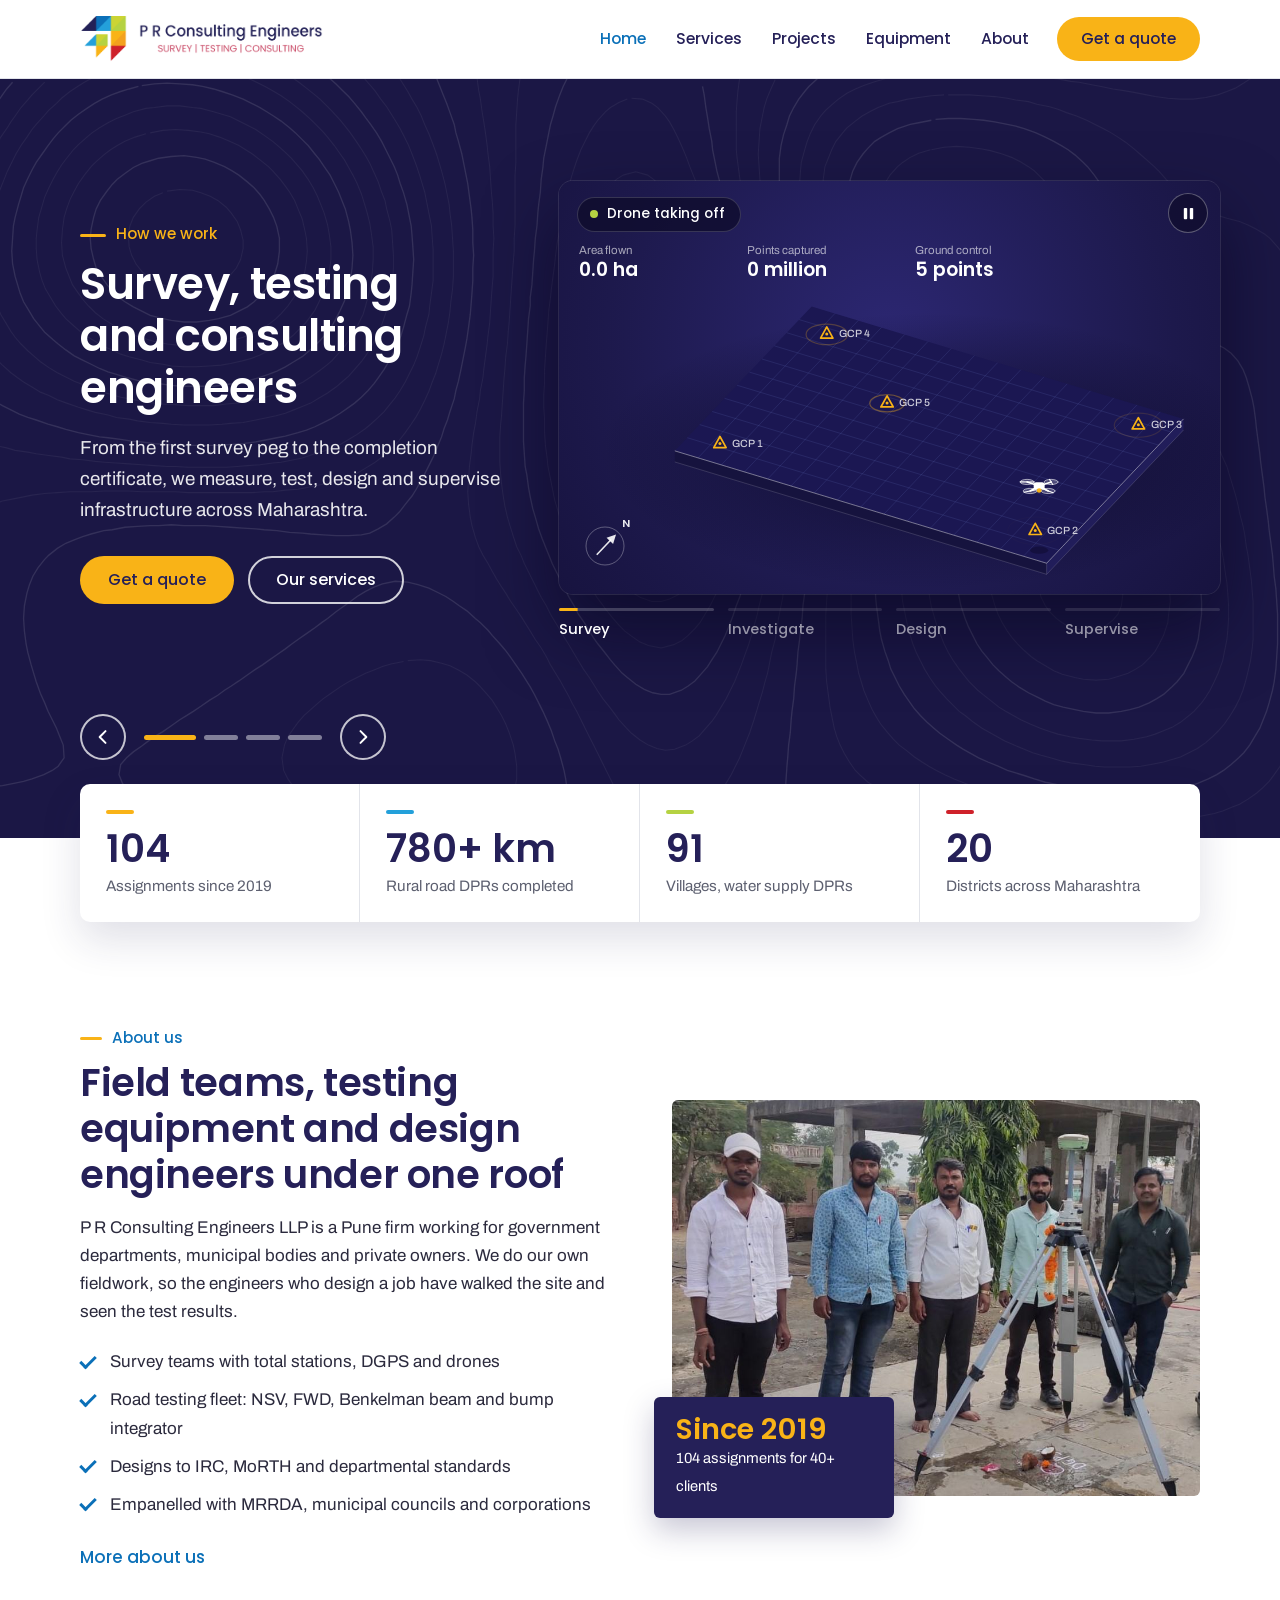
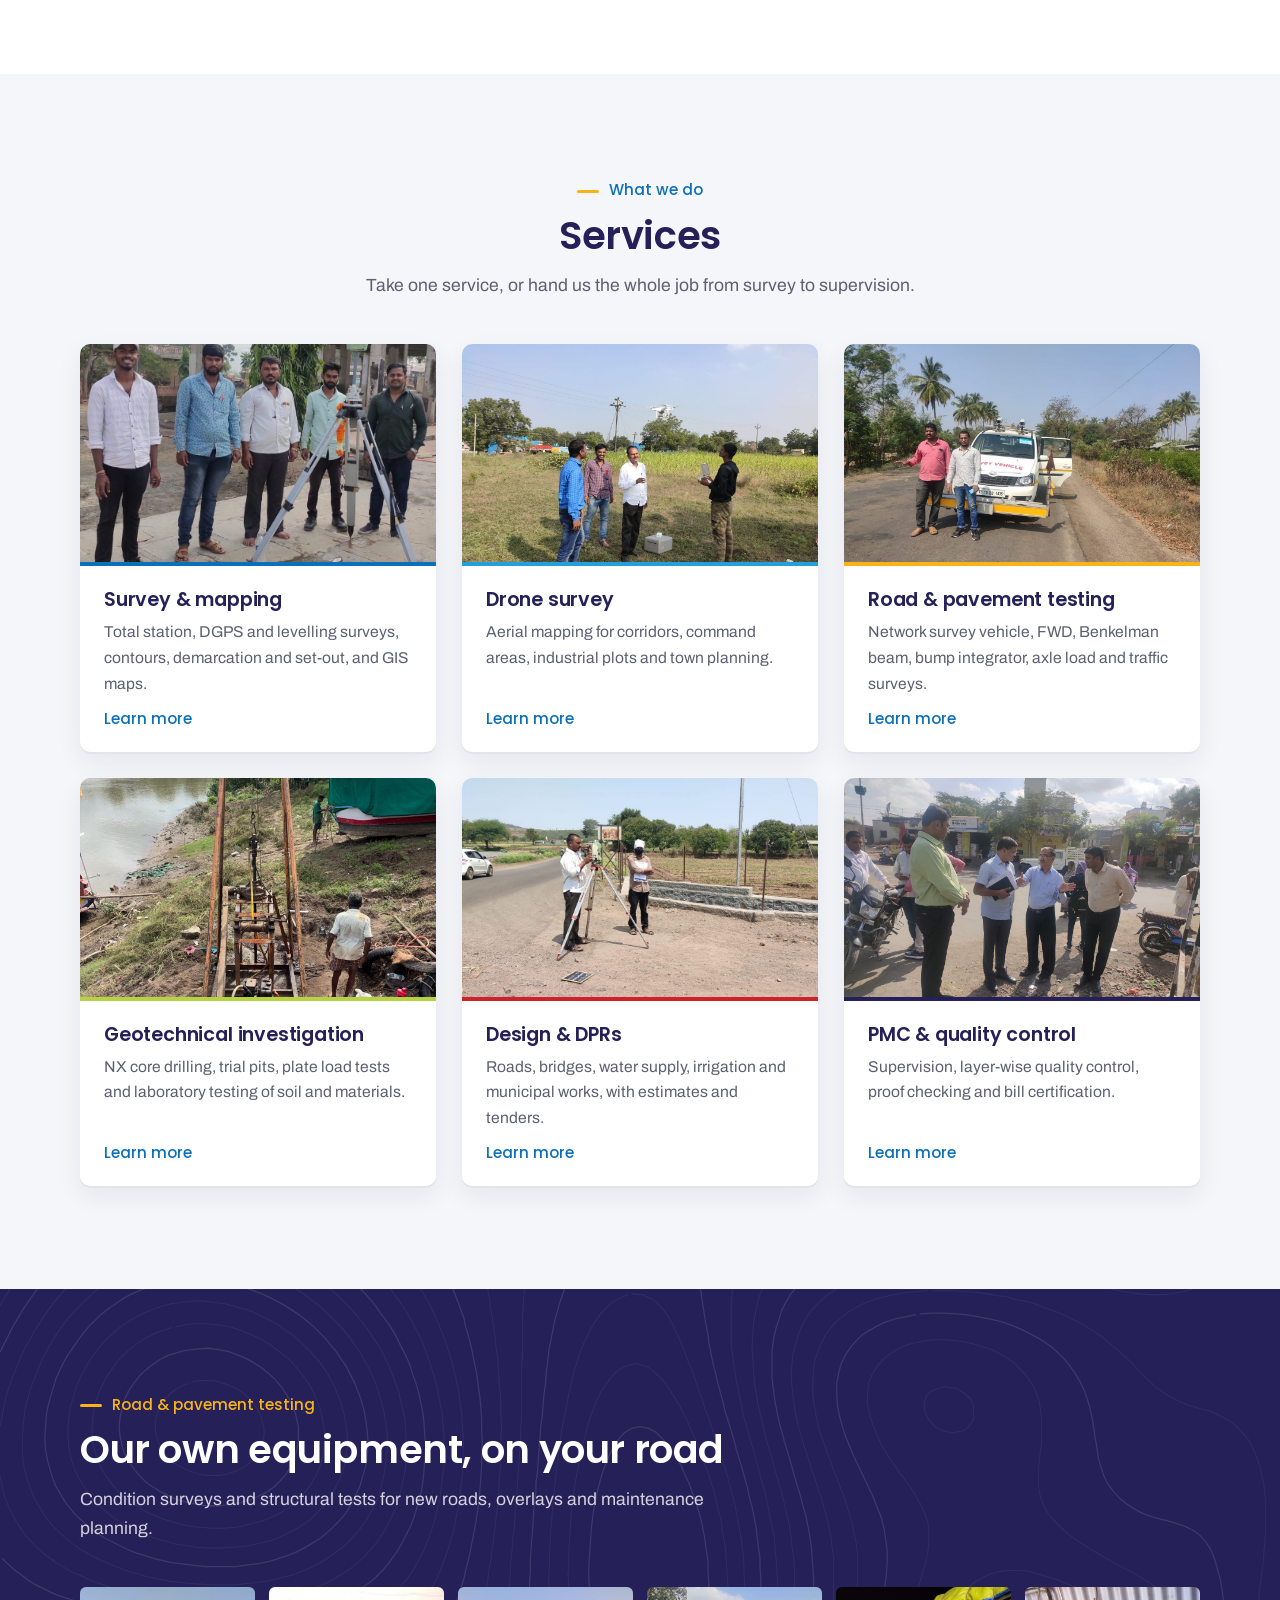
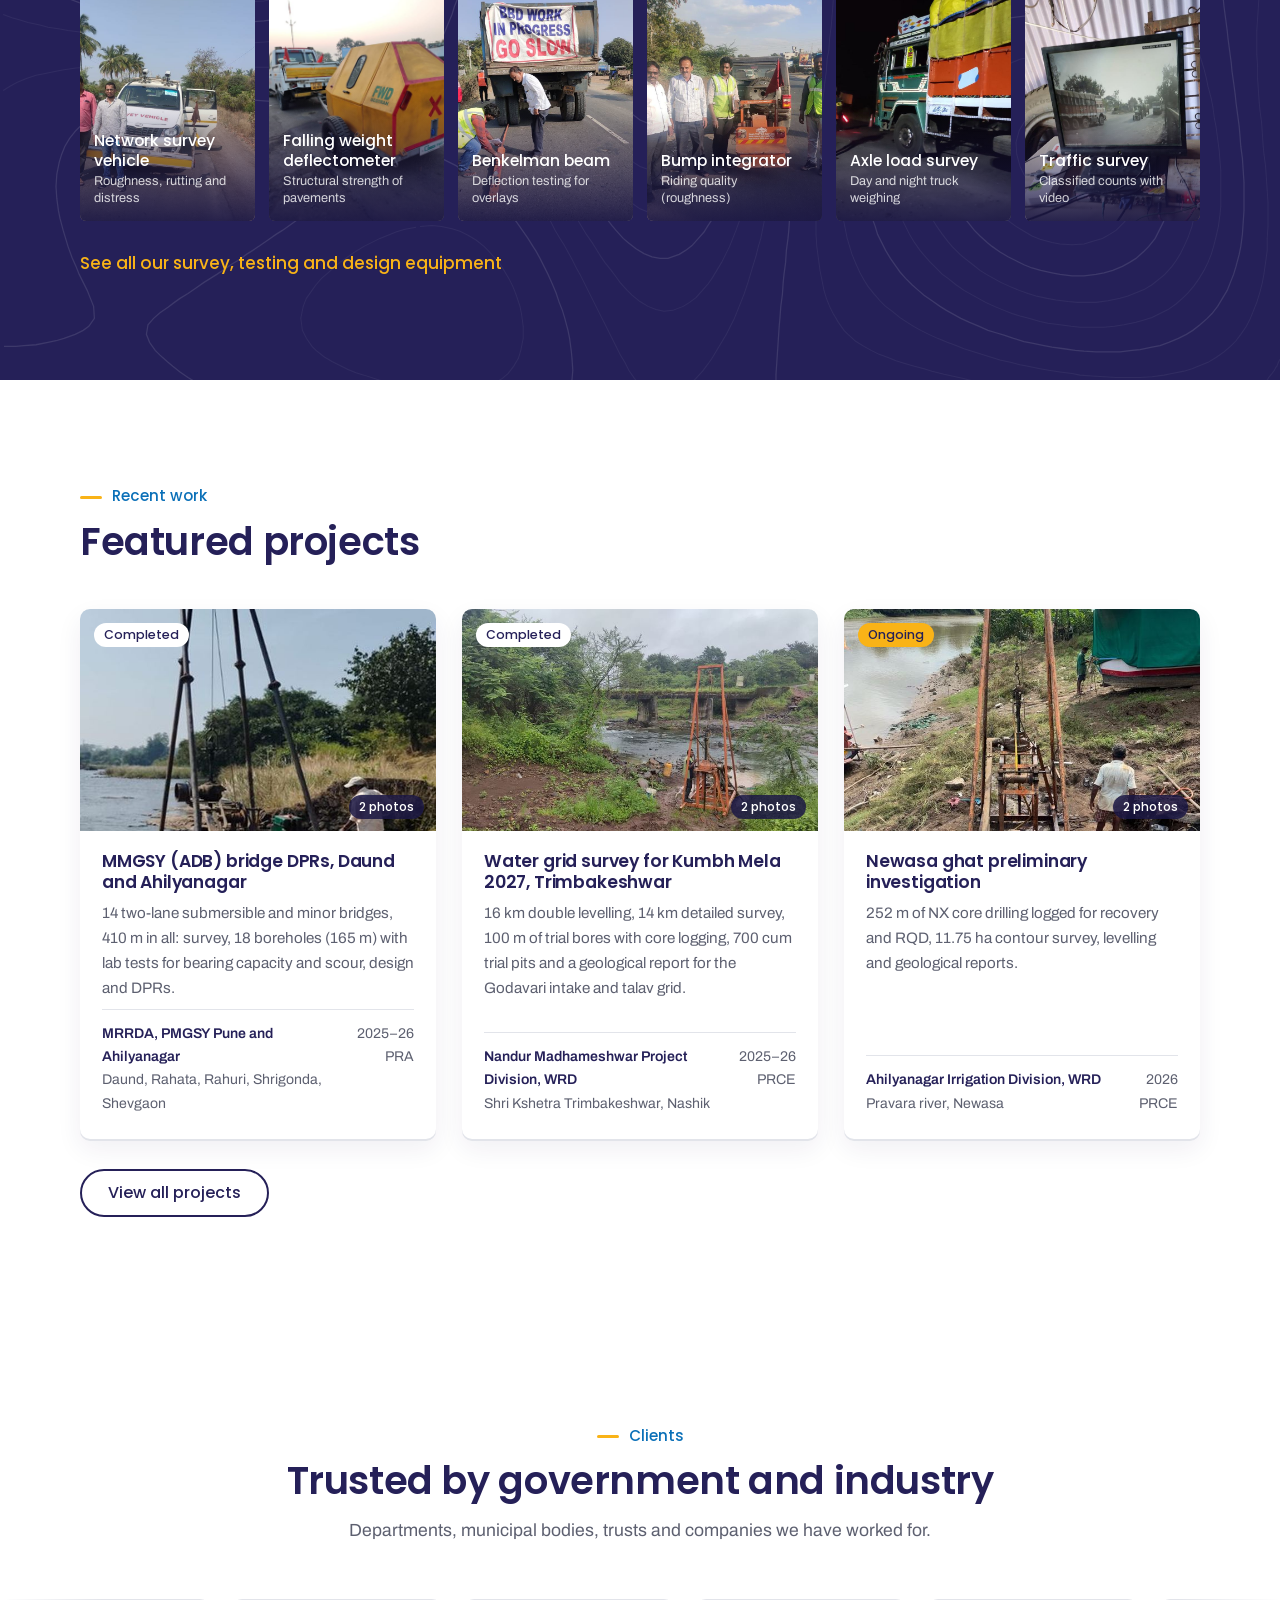
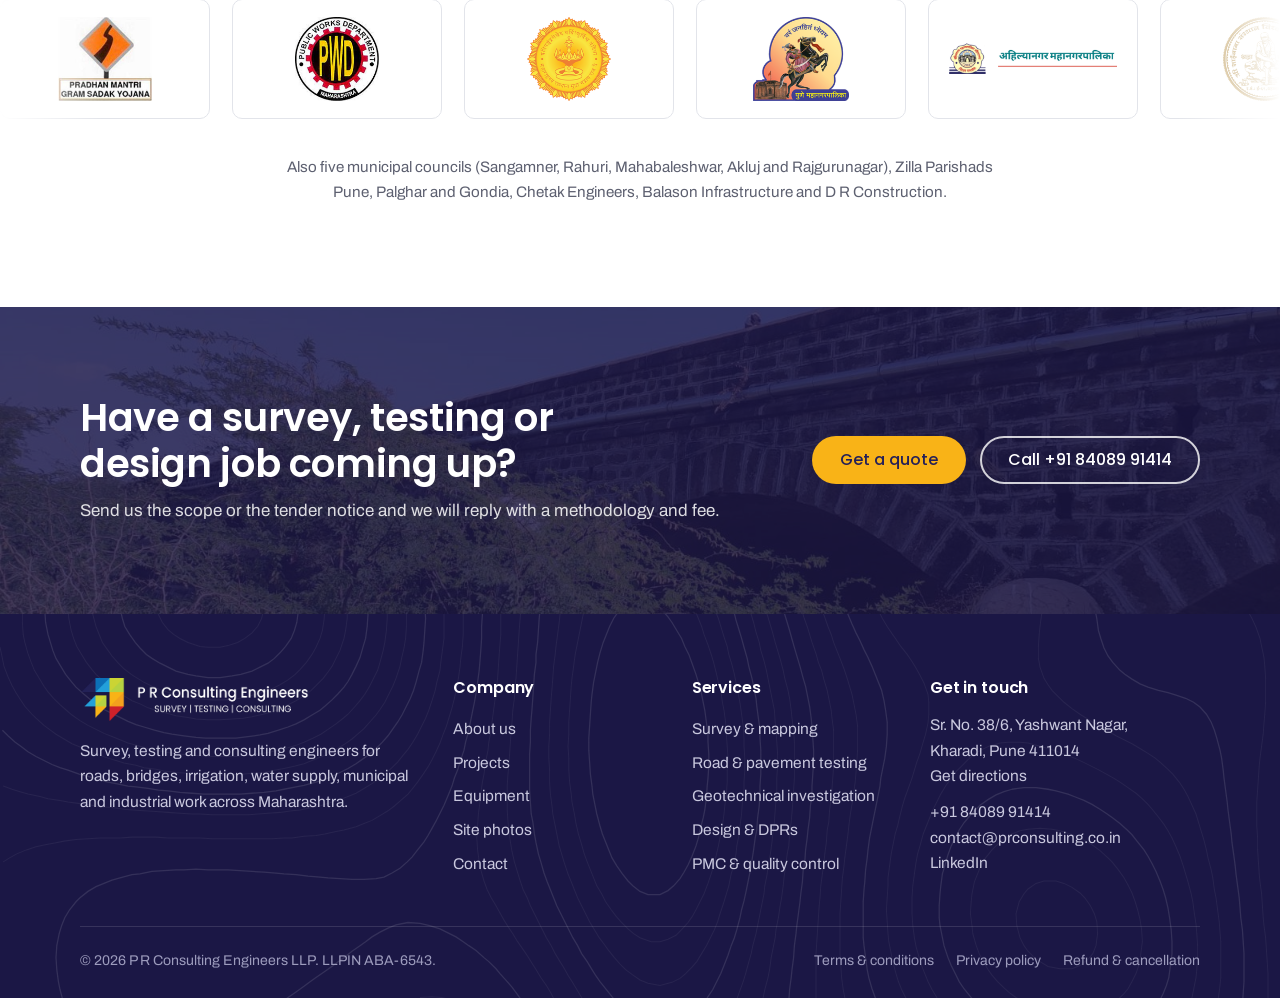
<file: index.html>
<!DOCTYPE html>
<html lang="en-IN">
<head>
<meta charset="UTF-8">
<meta name="viewport" content="width=device-width, initial-scale=1">
<title>P R Consulting Engineers LLP | Survey, testing and consulting engineers, Pune</title>
<meta name="description" content="Survey, road and pavement testing, geotechnical investigation, design and DPRs, and PMC for roads, bridges, irrigation, water supply, municipal and industrial works across Maharashtra.">
<meta property="og:type" content="website">
<meta property="og:site_name" content="P R Consulting Engineers LLP">
<meta property="og:title" content="P R Consulting Engineers LLP | Survey, testing and consulting engineers, Pune">
<meta property="og:description" content="Survey, road and pavement testing, geotechnical investigation, design and DPRs, and PMC for roads, bridges, irrigation, water supply, municipal and industrial works across Maharashtra.">
<meta property="og:url" content="https://prconsulting.co.in/">
<meta property="og:image" content="https://prconsulting.co.in/img/og-prce.jpg">
<link rel="canonical" href="https://prconsulting.co.in/">
<meta name="theme-color" content="#252058">
<link rel="icon" href="img/brand/favicon-48.png" sizes="48x48" type="image/png">
<link rel="apple-touch-icon" href="img/brand/favicon-192.png">
<link rel="preload" href="fonts/poppins-latin-600-normal.woff2" as="font" type="font/woff2" crossorigin>

<link rel="stylesheet" href="css/style.css">
<script type="application/ld+json">
{"@context":"https://schema.org","@type":"ProfessionalService","name":"P R Consulting Engineers LLP","url":"https://prconsulting.co.in",
"logo":"https://prconsulting.co.in/img/brand/prce-logo.png","image":"https://prconsulting.co.in/img/hero-nsv.jpg",
"telephone":"+91-8408991414","email":"contact@prconsulting.co.in",
"address":{"@type":"PostalAddress","streetAddress":"Sr. No. 38/6, Yashwant Nagar, Kharadi","addressLocality":"Pune","addressRegion":"Maharashtra","postalCode":"411014","addressCountry":"IN"},
"areaServed":"Maharashtra","hasMap":"https://maps.app.goo.gl/ZSJrBKTkavjGVXHW6","sameAs":["https://in.linkedin.com/company/prconsultingllp"],"description":"Survey, road and pavement testing, geotechnical investigation, design and DPRs, and project management consultancy."}
</script>
</head>
<body>
<a class="skip" href="#main">Skip to content</a>
<header class="site-header">
<div class="wrap site-header__inner">
<a class="brand" href="index.html" aria-label="P R Consulting Engineers LLP, home"><img class="brand__mark" src="img/brand/prce-mark.png" alt="" width="240" height="234"><img class="brand__word" src="img/brand/prce-wordmark.png" alt="P R Consulting Engineers, survey, testing, consulting" width="872" height="142"></a>
<button class="menu-btn" type="button" aria-expanded="false" aria-controls="site-nav">Menu</button>
<nav class="nav" id="site-nav" aria-label="Main">
<a href="index.html" aria-current="page">Home</a>
<a href="services.html">Services</a>
<a href="projects.html">Projects</a>
<a href="equipment.html">Equipment</a>
<a href="about.html">About</a>
<a class="btn btn--primary" href="contact.html">Get a quote</a>
</nav>
</div>
</header>
<main id="main">

<section class="hero" aria-roledescription="carousel" aria-label="Introduction">
<div class="hero__track"><div class="slide slide--live is-active" role="group" aria-roledescription="slide" aria-label="1 of 4">
<div class="wrap slide__content slide__content--live">
<div class="slide__text"><span class="slide__kicker">How we work</span><h1 class="slide__title">Survey, testing and consulting engineers</h1><p class="slide__lede">From the first survey peg to the completion certificate, we measure, test, design and supervise infrastructure across Maharashtra.</p><div class="slide__actions"><a class="btn btn--primary" href="contact.html">Get a quote</a><a class="btn btn--ghost" href="services.html">Our services</a></div></div>
<div class="live" data-showcase="hero" data-rate="1.25">
<div class="showcase__stage">
<canvas role="img" aria-label="Animated illustration of one bridge site in four stages. A drone surveys the ground and contours are drawn. Four boreholes are drilled and the soil and rock layers are joined between them. The road level, a three-span bridge founded on rock, the pavement crust and the estimate are then worked out. Last, the bridge and the road are built while the founding rock, concrete, levels, compaction and pavement thickness are checked, and the road opens to traffic."></canvas>
<noscript><img src="img/showcase-poster.jpg" alt="Section through a bridge site showing soil and rock layers, four boreholes and the finished three-span bridge and approach road, with the quality checks marked"></noscript>
<p class="showcase__caption" data-caption aria-hidden="true">Survey, investigation, design and supervision</p>
<button class="showcase__play" type="button" data-play hidden><svg viewBox="0 0 16 16" aria-hidden="true"><path d="M4 2.2v11.6a.6.6 0 0 0 .92.5l9-5.8a.6.6 0 0 0 0-1L4.92 1.7A.6.6 0 0 0 4 2.2z"/></svg>Play the animation</button>
<button class="showcase__toggle" type="button" data-toggle aria-pressed="false" aria-label="Pause animation"><svg class="i-pause" viewBox="0 0 16 16" aria-hidden="true"><rect x="3" y="2" width="3.6" height="12" rx="1"/><rect x="9.4" y="2" width="3.6" height="12" rx="1"/></svg><svg class="i-play" viewBox="0 0 16 16" aria-hidden="true"><path d="M4 2.2v11.6a.6.6 0 0 0 .92.5l9-5.8a.6.6 0 0 0 0-1L4.92 1.7A.6.6 0 0 0 4 2.2z"/></svg></button>
</div>
<ol class="live__steps" aria-label="Stages of the animation"><li><button class="lstep is-active" type="button" data-stage="0" aria-current="step"><span class="step__bar" aria-hidden="true"><i></i></span>Survey</button></li><li><button class="lstep" type="button" data-stage="1"><span class="step__bar" aria-hidden="true"><i></i></span>Investigate</button></li><li><button class="lstep" type="button" data-stage="2"><span class="step__bar" aria-hidden="true"><i></i></span>Design</button></li><li><button class="lstep" type="button" data-stage="3"><span class="step__bar" aria-hidden="true"><i></i></span>Supervise</button></li></ol>
</div>
</div>
</div>
<div class="slide" role="group" aria-roledescription="slide" aria-label="2 of 4">
<img class="slide__bg" data-src="img/hero-drone.jpg" alt="">
<div class="wrap slide__content"><span class="slide__kicker">Topographic survey</span><h2 class="slide__title">From total station to drone</h2><p class="slide__lede">Topographic surveys for road corridors, canals and command areas, city streets, industrial plots and campuses, delivered in AutoCAD, Civil 3D and GIS.</p><div class="slide__actions"><a class="btn btn--primary" href="services.html#survey">Survey services</a><a class="btn btn--ghost" href="equipment.html#survey">See the equipment</a></div></div>
<div class="wrap slide__aside"><ul class="slide__range"><li><img data-src="img/thumbs/total-station.jpg" alt="" width="240" height="172"><span>Total station</span></li><li><img data-src="img/thumbs/dgps.jpg" alt="" width="240" height="172"><span>DGPS</span></li><li><img data-src="img/thumbs/drone.jpg" alt="" width="240" height="172"><span>Drone</span></li></ul></div>
</div>
<div class="slide" role="group" aria-roledescription="slide" aria-label="3 of 4">
<img class="slide__bg" data-src="img/river-crossing-drill.jpg" alt="">
<div class="wrap slide__content"><span class="slide__kicker">Geotechnical investigation &amp; testing</span><h2 class="slide__title">Drilling, sampling and field testing</h2><p class="slide__lede">NX core drilling, trial pits and plate load tests for foundations. Network survey vehicle, FWD, Benkelman beam and axle load surveys for roads.</p><div class="slide__actions"><a class="btn btn--primary" href="services.html#geotech">Investigation and testing</a><a class="btn btn--ghost" href="equipment.html#geotech">See the equipment</a></div></div>
<div class="wrap slide__aside"><ul class="slide__range"><li><img data-src="img/thumbs/cores.jpg" alt="" width="240" height="172"><span>Rock cores</span></li><li><img data-src="img/thumbs/plate-load.jpg" alt="" width="240" height="172"><span>Plate load test</span></li><li><img data-src="img/thumbs/fwd.jpg" alt="" width="240" height="172"><span>FWD</span></li><li><img data-src="img/thumbs/bbd.jpg" alt="" width="240" height="172"><span>Benkelman beam</span></li></ul></div>
</div>
<div class="slide" role="group" aria-roledescription="slide" aria-label="4 of 4">
<img class="slide__bg" data-src="img/hero-bridge.jpg" alt="">
<div class="wrap slide__content"><span class="slide__kicker">Consultancy</span><h2 class="slide__title">DPRs, designs and drawings</h2><p class="slide__lede">Over 780 km of rural road DPRs, 17 bridge DPRs and project management for MRRDA, municipal councils and private owners.</p><div class="slide__actions"><a class="btn btn--primary" href="projects.html">View projects</a><a class="btn btn--ghost" href="services.html#design">Design services</a></div><ul class="slide__sectors" aria-label="Sectors we work in"><li><a href="projects.html#roads">Roads &amp; highways</a></li><li><a href="projects.html#bridges">Bridges</a></li><li><a href="projects.html#water">Irrigation &amp; water resources</a></li><li><a href="projects.html#supply">Water supply</a></li><li><a href="projects.html#urban">Urban &amp; municipal</a></li><li><a href="projects.html#industrial">Industrial &amp; institutional</a></li></ul></div>
</div></div>
<div class="hero__controls"><div class="wrap"><button class="hero__arrow hero__arrow--prev" type="button" aria-label="Previous slide"><svg viewBox="0 0 24 24"><path d="M15 5l-7 7 7 7"/></svg></button><div class="hero__dots"><button type="button" aria-label="Show slide 1" aria-current="true"></button><button type="button" aria-label="Show slide 2" aria-current="false"></button><button type="button" aria-label="Show slide 3" aria-current="false"></button><button type="button" aria-label="Show slide 4" aria-current="false"></button></div><button class="hero__arrow hero__arrow--next" type="button" aria-label="Next slide"><svg viewBox="0 0 24 24"><path d="M9 5l7 7-7 7"/></svg></button></div></div>
</section>

<div class="stats"><div class="wrap"><div class="stats__card"><div class="stat" style="--c:#f9b317"><strong>104</strong><span>Assignments since 2019</span></div><div class="stat" style="--c:#23a0da"><strong>780+ km</strong><span>Rural road DPRs completed</span></div><div class="stat" style="--c:#b5d242"><strong>91</strong><span>Villages, water supply DPRs</span></div><div class="stat" style="--c:#cf212a"><strong>20</strong><span>Districts across Maharashtra</span></div></div></div></div>

<section class="section">
<div class="wrap split">
<div class="split__text">
<span class="kicker">About us</span>
<h2>Field teams, testing equipment and design engineers under one roof</h2>
<p style="margin-top:16px">P R Consulting Engineers LLP is a Pune firm working for government departments, municipal bodies and private owners. We do our own fieldwork, so the engineers who design a job have walked the site and seen the test results.</p>
<ul class="checks">
<li>Survey teams with total stations, DGPS and drones</li>
<li>Road testing fleet: NSV, FWD, Benkelman beam and bump integrator</li>
<li>Designs to IRC, MoRTH and departmental standards</li>
<li>Empanelled with MRRDA, municipal councils and corporations</li>
</ul>
<p style="margin-top:24px"><a class="link-arrow" href="about.html">More about us</a></p>
</div>
<div class="split__media"><img src="img/dgps-team.jpg" alt="PRCE survey team with DGPS and total station equipment" loading="lazy">
<div class="split__badge"><strong>Since 2019</strong><span>104 assignments for 40+ clients</span></div></div>
</div>
</section>

<section class="section section--soft">
<div class="wrap">
<div class="section-head section-head--center"><span class="kicker">What we do</span><h2>Services</h2>
<p>Take one service, or hand us the whole job from survey to supervision.</p></div>
<div class="cards"><a class="card" href="services.html#survey" style="--c:#0b70b8"><div class="card__img"><img src="img/svc-survey.jpg" alt="Survey &amp; mapping" loading="lazy"></div>
<div class="card__body"><h3>Survey &amp; mapping</h3><p>Total station, DGPS and levelling surveys, contours, demarcation and set-out, and GIS maps.</p><span class="card__more">Learn more</span></div></a>
<a class="card" href="services.html#drone" style="--c:#23a0da"><div class="card__img"><img src="img/svc-drone.jpg" alt="Drone survey" loading="lazy"></div>
<div class="card__body"><h3>Drone survey</h3><p>Aerial mapping for corridors, command areas, industrial plots and town planning.</p><span class="card__more">Learn more</span></div></a>
<a class="card" href="services.html#testing" style="--c:#f9b317"><div class="card__img"><img src="img/svc-nsv.jpg" alt="Road &amp; pavement testing" loading="lazy"></div>
<div class="card__body"><h3>Road &amp; pavement testing</h3><p>Network survey vehicle, FWD, Benkelman beam, bump integrator, axle load and traffic surveys.</p><span class="card__more">Learn more</span></div></a>
<a class="card" href="services.html#geotech" style="--c:#b5d242"><div class="card__img"><img src="img/newasa-drilling.jpg" alt="Geotechnical investigation" loading="lazy"></div>
<div class="card__body"><h3>Geotechnical investigation</h3><p>NX core drilling, trial pits, plate load tests and laboratory testing of soil and materials.</p><span class="card__more">Learn more</span></div></a>
<a class="card" href="services.html#design" style="--c:#cf212a"><div class="card__img"><img src="img/svc-dpr.jpg" alt="Design &amp; DPRs" loading="lazy"></div>
<div class="card__body"><h3>Design &amp; DPRs</h3><p>Roads, bridges, water supply, irrigation and municipal works, with estimates and tenders.</p><span class="card__more">Learn more</span></div></a>
<a class="card" href="services.html#pmc" style="--c:#252058"><div class="card__img"><img src="img/svc-pmc.jpg" alt="PMC &amp; quality control" loading="lazy"></div>
<div class="card__body"><h3>PMC &amp; quality control</h3><p>Supervision, layer-wise quality control, proof checking and bill certification.</p><span class="card__more">Learn more</span></div></a></div>
</div>
</section>

<section class="section testing" id="testing">
<div class="wrap">
<div class="section-head"><span class="kicker">Road &amp; pavement testing</span><h2>Our own equipment, on your road</h2>
<p>Condition surveys and structural tests for new roads, overlays and maintenance planning.</p></div>
<div class="tiles"><figure class="tile"><img src="img/svc-nsv.jpg" alt="Network survey vehicle" loading="lazy"><figcaption>Network survey vehicle<span>Roughness, rutting and distress</span></figcaption></figure>
<figure class="tile"><img src="img/test-fwd.jpg" alt="Falling weight deflectometer" loading="lazy"><figcaption>Falling weight deflectometer<span>Structural strength of pavements</span></figcaption></figure>
<figure class="tile"><img src="img/test-bbd.jpg" alt="Benkelman beam" loading="lazy"><figcaption>Benkelman beam<span>Deflection testing for overlays</span></figcaption></figure>
<figure class="tile"><img src="img/test-bi.jpg" alt="Bump integrator" loading="lazy"><figcaption>Bump integrator<span>Riding quality (roughness)</span></figcaption></figure>
<figure class="tile"><img src="img/test-axle-night.jpg" alt="Axle load survey" loading="lazy"><figcaption>Axle load survey<span>Day and night truck weighing</span></figcaption></figure>
<figure class="tile"><img src="img/traffic-count.jpg" alt="Traffic survey" loading="lazy"><figcaption>Traffic survey<span>Classified counts with video</span></figcaption></figure></div>
<p style="margin-top:28px"><a class="link-arrow" href="equipment.html">See all our survey, testing and design equipment</a></p>
</div>
</section>

<section class="section">
<div class="wrap">
<div class="section-head"><span class="kicker">Recent work</span><h2>Featured projects</h2></div>
<div class="projects"><article class="pcard" data-cat="bridges" data-status="done">
<a class="pcard__img" href="img/bridge-borehole.jpg" data-photos="[[&quot;bridge-borehole.jpg&quot;, &quot;Trial bore at a bridge site&quot;], [&quot;plate-load-test.jpg&quot;, &quot;Plate load test in a foundation pit, Daund&quot;]]" data-title="MMGSY (ADB) bridge DPRs, Daund and Ahilyanagar" aria-label="View 2 photos: MMGSY (ADB) bridge DPRs, Daund and Ahilyanagar"><span class="pcard__status">Completed</span><img src="img/projects/card-bridge-borehole.jpg" alt="Trial bore at a bridge site" loading="lazy" width="640" height="400"><span class="pcard__count">2 photos</span></a>
<div class="pcard__body">
<h3>MMGSY (ADB) bridge DPRs, Daund and Ahilyanagar</h3>
<p>14 two-lane submersible and minor bridges, 410 m in all: survey, 18 boreholes (165 m) with lab tests for bearing capacity and scour, design and DPRs.</p>
<div class="pcard__meta"><span><strong>MRRDA, PMGSY Pune and Ahilyanagar</strong><br>Daund, Rahata, Rahuri, Shrigonda, Shevgaon</span><span>2025–26<br>PRA</span></div>
</div>
</article>
<article class="pcard" data-cat="supply water" data-status="done">
<a class="pcard__img" href="img/river-crossing-drill.jpg" data-photos="[[&quot;river-crossing-drill.jpg&quot;, &quot;Drilling at a river crossing, Trimbakeshwar&quot;], [&quot;kumbh-drone-survey.jpg&quot;, &quot;Drone survey for the Kumbh Mela water grid&quot;]]" data-title="Water grid survey for Kumbh Mela 2027, Trimbakeshwar" aria-label="View 2 photos: Water grid survey for Kumbh Mela 2027, Trimbakeshwar"><span class="pcard__status">Completed</span><img src="img/projects/card-river-crossing-drill.jpg" alt="Drilling at a river crossing, Trimbakeshwar" loading="lazy" width="640" height="400"><span class="pcard__count">2 photos</span></a>
<div class="pcard__body">
<h3>Water grid survey for Kumbh Mela 2027, Trimbakeshwar</h3>
<p>16 km double levelling, 14 km detailed survey, 100 m of trial bores with core logging, 700 cum trial pits and a geological report for the Godavari intake and talav grid.</p>
<div class="pcard__meta"><span><strong>Nandur Madhameshwar Project Division, WRD</strong><br>Shri Kshetra Trimbakeshwar, Nashik</span><span>2025–26<br>PRCE</span></div>
</div>
</article>
<article class="pcard" data-cat="water urban" data-status="live">
<a class="pcard__img" href="img/newasa-drilling.jpg" data-photos="[[&quot;newasa-drilling.jpg&quot;, &quot;NX core drilling on the Pravara river bank, Newasa&quot;], [&quot;newasa-cores.jpg&quot;, &quot;Logged rock cores, Newasa ghat&quot;]]" data-title="Newasa ghat preliminary investigation" aria-label="View 2 photos: Newasa ghat preliminary investigation"><span class="pcard__status pcard__status--live">Ongoing</span><img src="img/projects/card-newasa-drilling.jpg" alt="NX core drilling on the Pravara river bank, Newasa" loading="lazy" width="640" height="400"><span class="pcard__count">2 photos</span></a>
<div class="pcard__body">
<h3>Newasa ghat preliminary investigation</h3>
<p>252 m of NX core drilling logged for recovery and RQD, 11.75 ha contour survey, levelling and geological reports.</p>
<div class="pcard__meta"><span><strong>Ahilyanagar Irrigation Division, WRD</strong><br>Pravara river, Newasa</span><span>2026<br>PRCE</span></div>
</div>
</article></div>
<p style="margin-top:30px"><a class="btn btn--outline" href="projects.html">View all projects</a></p>
</div>
</section>

<section class="section">
<div class="wrap">
<div class="section-head section-head--center"><span class="kicker">Clients</span><h2>Trusted by government and industry</h2>
<p>Departments, municipal bodies, trusts and companies we have worked for.</p></div>
</div>
<div class="marquee" role="region" aria-label="Client logos"><div class="marquee__track"><div class="marquee__group"><div class="logo-card"><img src="img/clients/pmgsy.png" alt="Pradhan Mantri Gram Sadak Yojana (MRRDA)" title="Pradhan Mantri Gram Sadak Yojana (MRRDA)" loading="lazy"></div><div class="logo-card"><img src="img/clients/pwd.png" alt="Public Works Department, Maharashtra" title="Public Works Department, Maharashtra" loading="lazy"></div><div class="logo-card"><img src="img/clients/maharashtra.png" alt="Water Resources Department, Government of Maharashtra" title="Water Resources Department, Government of Maharashtra" loading="lazy"></div><div class="logo-card"><img src="img/clients/pmc.png" alt="Pune Municipal Corporation" title="Pune Municipal Corporation" loading="lazy"></div><div class="logo-card"><img src="img/clients/amc.png" alt="Ahilyanagar Municipal Corporation" title="Ahilyanagar Municipal Corporation" loading="lazy"></div><div class="logo-card"><img src="img/clients/saibaba.png" alt="Shri Saibaba Sansthan Trust, Shirdi" title="Shri Saibaba Sansthan Trust, Shirdi" loading="lazy"></div><div class="logo-card"><img src="img/clients/zp-ahmednagar.png" alt="Zilla Parishad Ahmednagar" title="Zilla Parishad Ahmednagar" loading="lazy"></div><div class="logo-card"><img src="img/clients/zp-solapur.png" alt="Zilla Parishad Solapur" title="Zilla Parishad Solapur" loading="lazy"></div><div class="logo-card"><img src="img/clients/voltas.png" alt="Voltas Ltd" title="Voltas Ltd" loading="lazy"></div><div class="logo-card"><img src="img/clients/pcet.png" alt="Pimpri Chinchwad Education Trust" title="Pimpri Chinchwad Education Trust" loading="lazy"></div><div class="logo-card"><img src="img/clients/mitadt.png" alt="MIT Art, Design and Technology University" title="MIT Art, Design and Technology University" loading="lazy"></div><div class="logo-card"><img src="img/clients/njs.png" alt="NJS Engineers India" title="NJS Engineers India" loading="lazy"></div><div class="logo-card"><img src="img/clients/nhai.png" alt="National Highways Authority of India" title="National Highways Authority of India" loading="lazy"></div><div class="logo-card"><img src="img/clients/lokmangal.png" alt="Lokmangal Group" title="Lokmangal Group" loading="lazy"></div><div class="logo-card"><img src="img/clients/autade.png" alt="Shri S M Autade Infra" title="Shri S M Autade Infra" loading="lazy"></div></div><div class="marquee__group" aria-hidden="true"><div class="logo-card"><img src="img/clients/pmgsy.png" alt="" title="Pradhan Mantri Gram Sadak Yojana (MRRDA)" loading="lazy"></div><div class="logo-card"><img src="img/clients/pwd.png" alt="" title="Public Works Department, Maharashtra" loading="lazy"></div><div class="logo-card"><img src="img/clients/maharashtra.png" alt="" title="Water Resources Department, Government of Maharashtra" loading="lazy"></div><div class="logo-card"><img src="img/clients/pmc.png" alt="" title="Pune Municipal Corporation" loading="lazy"></div><div class="logo-card"><img src="img/clients/amc.png" alt="" title="Ahilyanagar Municipal Corporation" loading="lazy"></div><div class="logo-card"><img src="img/clients/saibaba.png" alt="" title="Shri Saibaba Sansthan Trust, Shirdi" loading="lazy"></div><div class="logo-card"><img src="img/clients/zp-ahmednagar.png" alt="" title="Zilla Parishad Ahmednagar" loading="lazy"></div><div class="logo-card"><img src="img/clients/zp-solapur.png" alt="" title="Zilla Parishad Solapur" loading="lazy"></div><div class="logo-card"><img src="img/clients/voltas.png" alt="" title="Voltas Ltd" loading="lazy"></div><div class="logo-card"><img src="img/clients/pcet.png" alt="" title="Pimpri Chinchwad Education Trust" loading="lazy"></div><div class="logo-card"><img src="img/clients/mitadt.png" alt="" title="MIT Art, Design and Technology University" loading="lazy"></div><div class="logo-card"><img src="img/clients/njs.png" alt="" title="NJS Engineers India" loading="lazy"></div><div class="logo-card"><img src="img/clients/nhai.png" alt="" title="National Highways Authority of India" loading="lazy"></div><div class="logo-card"><img src="img/clients/lokmangal.png" alt="" title="Lokmangal Group" loading="lazy"></div><div class="logo-card"><img src="img/clients/autade.png" alt="" title="Shri S M Autade Infra" loading="lazy"></div></div></div></div>
<div class="wrap"><p class="client-names">Also five municipal councils (Sangamner, Rahuri, Mahabaleshwar, Akluj and Rajgurunagar), Zilla Parishads Pune, Palghar and Gondia, Chetak Engineers, Balason Infrastructure and D R Construction.</p></div>
</section>
<section class="cta">
<div class="cta__bg"><img src="img/hero-bridge.jpg" alt="" loading="lazy"></div>
<div class="wrap">
<div><h2>Have a survey, testing or design job coming up?</h2>
<p>Send us the scope or the tender notice and we will reply with a methodology and fee.</p></div>
<div class="cta__actions"><a class="btn btn--primary" href="contact.html">Get a quote</a><a class="btn btn--ghost" href="tel:+918408991414">Call +91 84089 91414</a></div>
</div>
</section>
</main>
<footer class="site-footer">
<div class="wrap">
<div class="footer-grid">
<div>
<a class="footer-logo" href="index.html"><img class="brand__mark" src="img/brand/prce-mark.png" alt="" width="240" height="234"><img class="brand__word" src="img/brand/prce-wordmark.png" alt="P R Consulting Engineers, survey, testing, consulting" width="872" height="142"></a>
<p>Survey, testing and consulting engineers for roads, bridges, irrigation, water supply, municipal and industrial work across Maharashtra.</p>
</div>
<div>
<h2>Company</h2>
<ul><li><a href="about.html">About us</a></li><li><a href="projects.html">Projects</a></li><li><a href="equipment.html">Equipment</a></li><li><a href="projects.html#field">Site photos</a></li><li><a href="contact.html">Contact</a></li></ul>
</div>
<div>
<h2>Services</h2>
<ul><li><a href="services.html#survey">Survey &amp; mapping</a></li><li><a href="services.html#testing">Road &amp; pavement testing</a></li>
<li><a href="services.html#geotech">Geotechnical investigation</a></li><li><a href="services.html#design">Design &amp; DPRs</a></li><li><a href="services.html#pmc">PMC &amp; quality control</a></li></ul>
</div>
<div>
<h2>Get in touch</h2>
<p>Sr. No. 38/6, Yashwant Nagar,<br>Kharadi, Pune 411014<br><a href="https://maps.app.goo.gl/ZSJrBKTkavjGVXHW6" target="_blank" rel="noopener">Get directions</a></p>
<p style="margin-top:10px"><a href="tel:+918408991414">+91 84089 91414</a><br><a href="mailto:contact@prconsulting.co.in">contact@prconsulting.co.in</a><br><a href="https://in.linkedin.com/company/prconsultingllp" target="_blank" rel="noopener">LinkedIn</a></p>
</div>
</div>
<div class="footer-base">
<p>&copy; 2026 P R Consulting Engineers LLP. LLPIN ABA-6543.</p>
<nav aria-label="Legal"><a href="terms.html">Terms &amp; conditions</a><a href="privacy.html">Privacy policy</a><a href="refund.html">Refund &amp; cancellation</a></nav>
</div>
</div>
</footer>
<script src="js/main.js" defer></script>
<script src="js/showcase.js" defer></script>
</body>
</html>
</file>
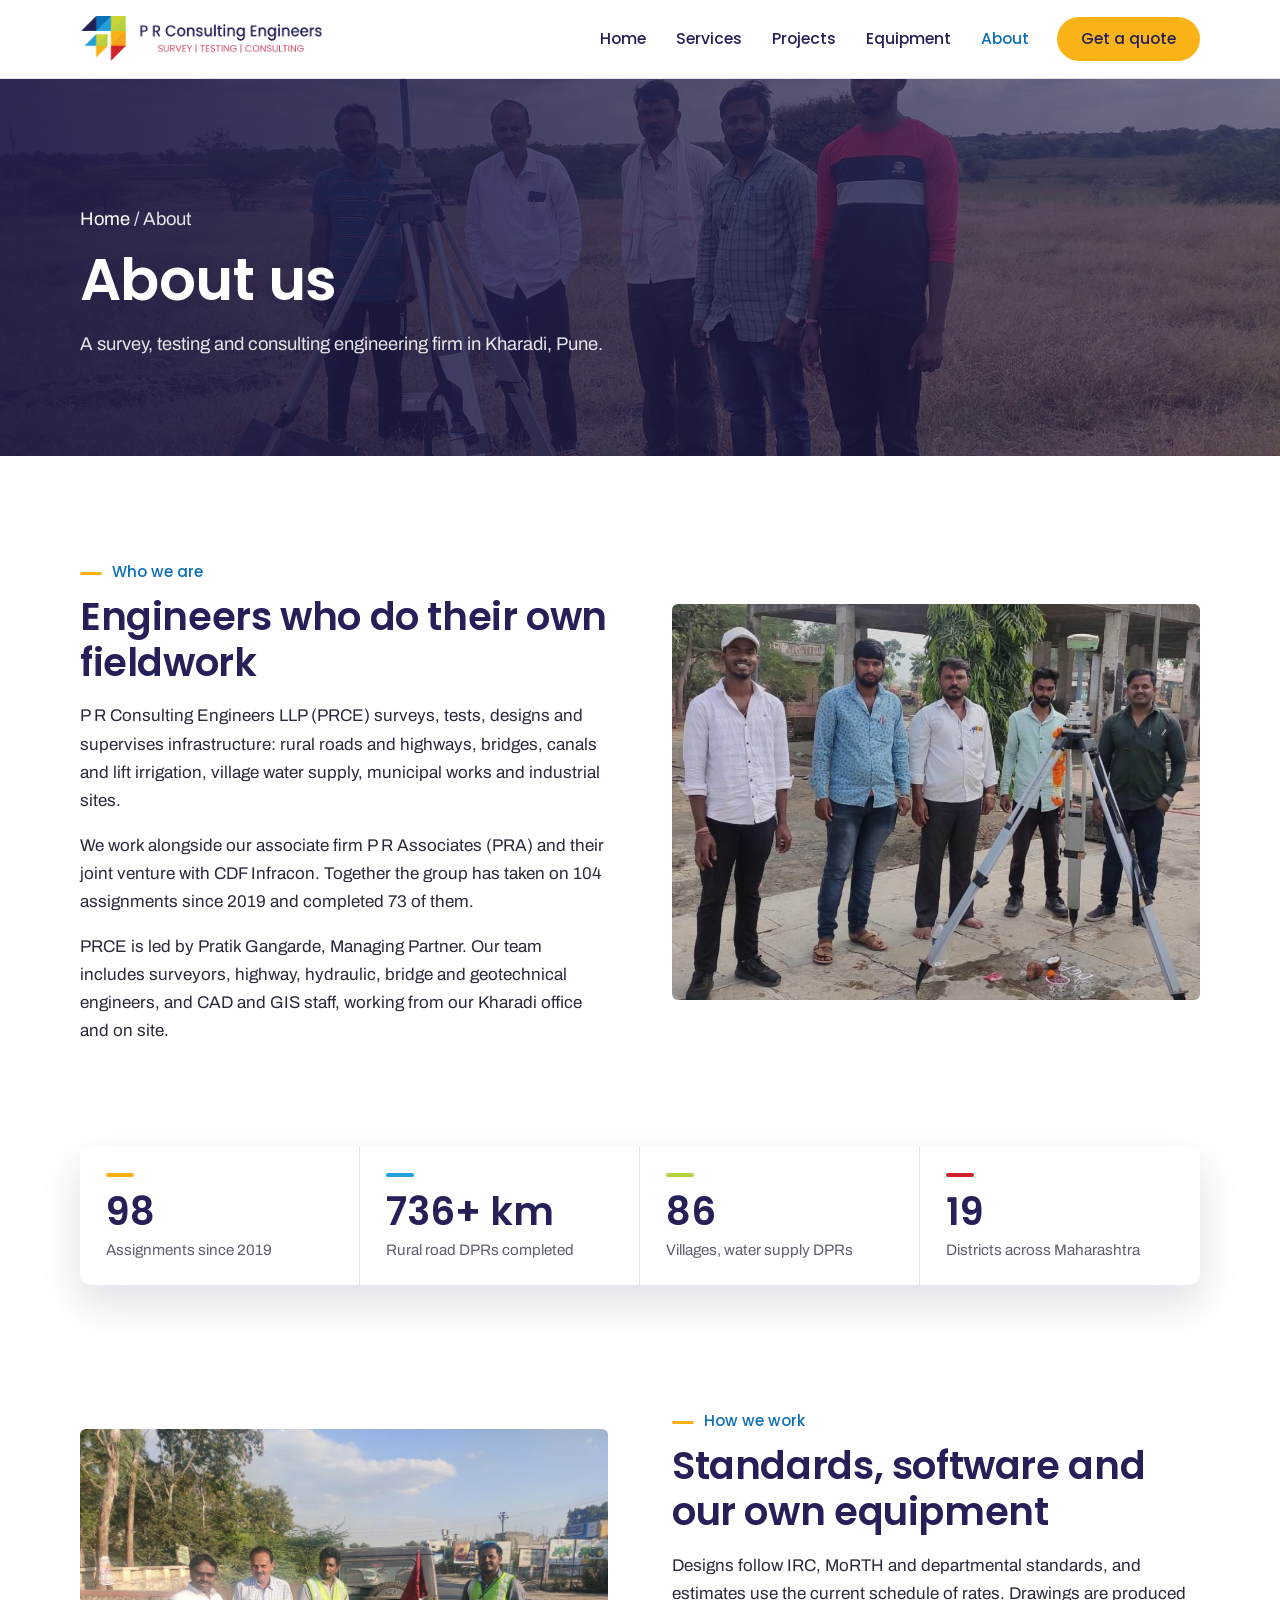
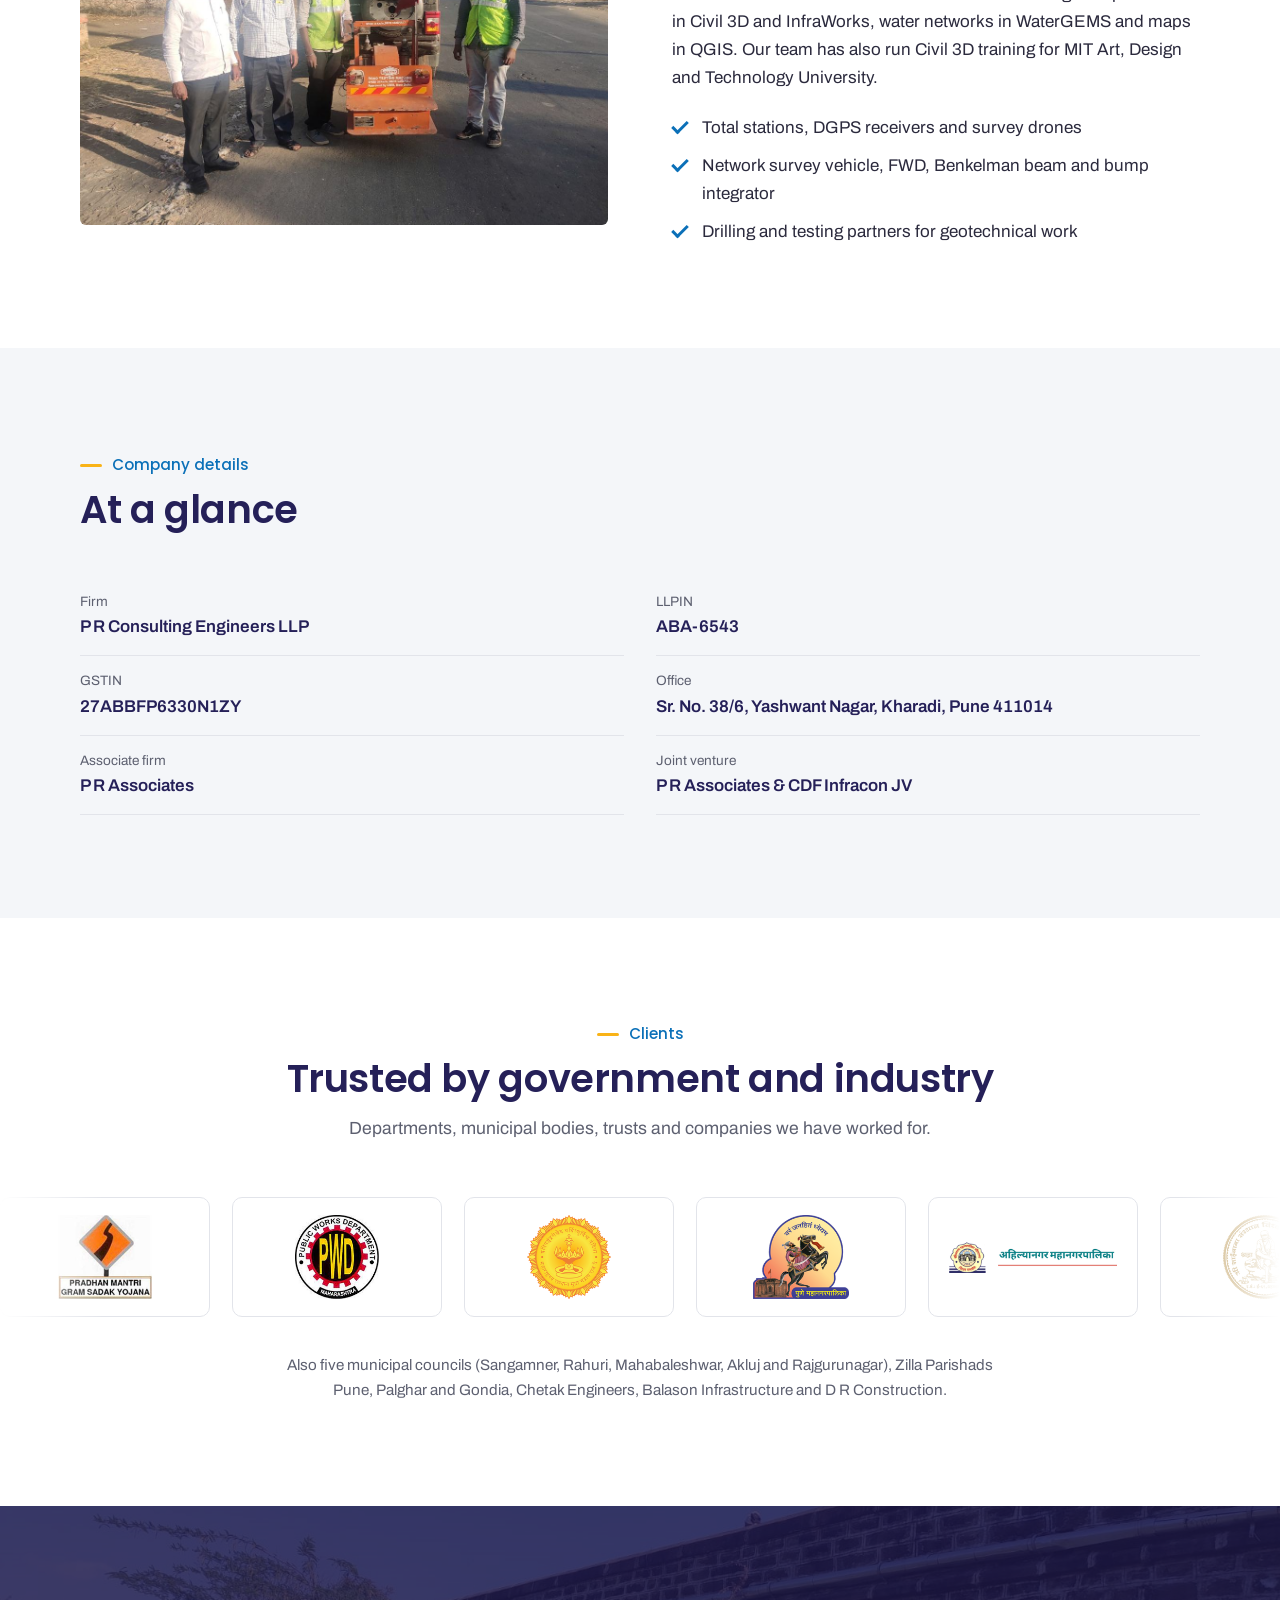
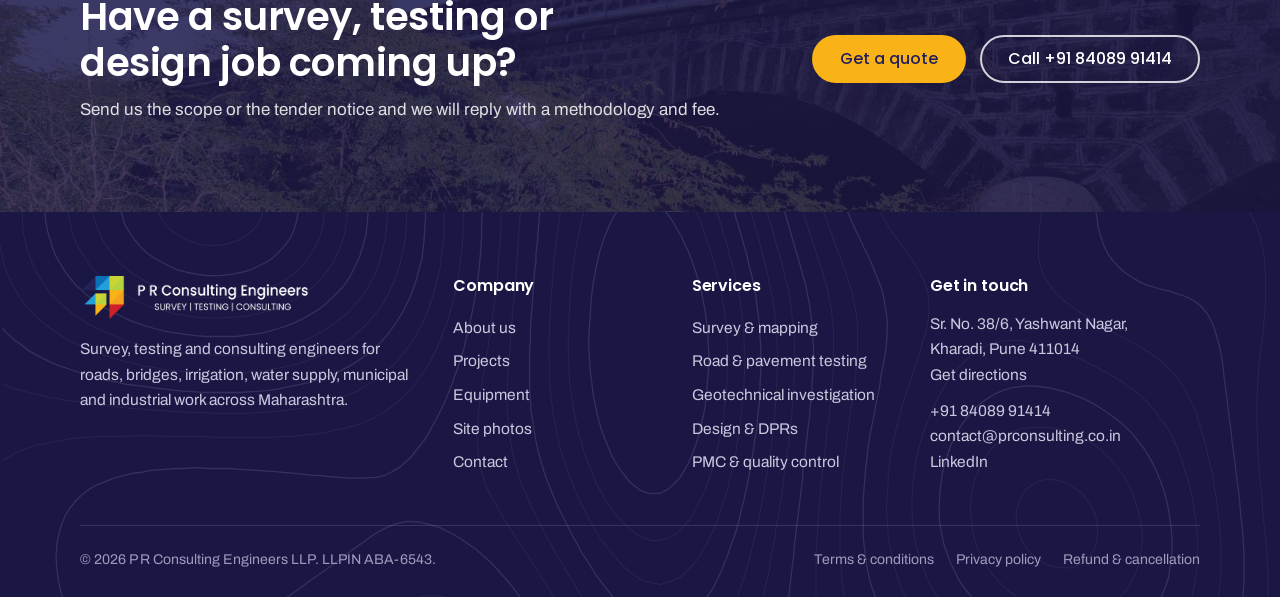
<file: about.html>
<!DOCTYPE html>
<html lang="en-IN">
<head>
<meta charset="UTF-8">
<meta name="viewport" content="width=device-width, initial-scale=1">
<title>About | P R Consulting Engineers LLP</title>
<meta name="description" content="P R Consulting Engineers LLP is a survey, testing and consulting engineering firm in Kharadi, Pune, working with P R Associates across Maharashtra.">
<meta property="og:type" content="website">
<meta property="og:site_name" content="P R Consulting Engineers LLP">
<meta property="og:title" content="About | P R Consulting Engineers LLP">
<meta property="og:description" content="P R Consulting Engineers LLP is a survey, testing and consulting engineering firm in Kharadi, Pune, working with P R Associates across Maharashtra.">
<meta property="og:url" content="https://prconsulting.co.in/about.html">
<meta property="og:image" content="https://prconsulting.co.in/img/og-prce.jpg">
<link rel="canonical" href="https://prconsulting.co.in/about.html">
<meta name="theme-color" content="#252058">
<link rel="icon" href="img/brand/favicon-48.png" sizes="48x48" type="image/png">
<link rel="apple-touch-icon" href="img/brand/favicon-192.png">
<link rel="preload" href="fonts/poppins-latin-600-normal.woff2" as="font" type="font/woff2" crossorigin>

<link rel="stylesheet" href="css/style.css">

</head>
<body>
<a class="skip" href="#main">Skip to content</a>
<header class="site-header">
<div class="wrap site-header__inner">
<a class="brand" href="index.html" aria-label="P R Consulting Engineers LLP, home"><img class="brand__mark" src="img/brand/prce-mark.png" alt="" width="240" height="234"><img class="brand__word" src="img/brand/prce-wordmark.png" alt="P R Consulting Engineers, survey, testing, consulting" width="872" height="142"></a>
<button class="menu-btn" type="button" aria-expanded="false" aria-controls="site-nav">Menu</button>
<nav class="nav" id="site-nav" aria-label="Main">
<a href="index.html">Home</a>
<a href="services.html">Services</a>
<a href="projects.html">Projects</a>
<a href="equipment.html">Equipment</a>
<a href="about.html" aria-current="page">About</a>
<a class="btn btn--primary" href="contact.html">Get a quote</a>
</nav>
</div>
</header>
<main id="main">
<section class="banner">
<img src="img/field-team-wide.jpg" alt="" fetchpriority="high">
<div class="wrap">
<p class="crumb"><a href="index.html">Home</a> / About</p>
<h1>About us</h1>
<p>A survey, testing and consulting engineering firm in Kharadi, Pune.</p>
</div>
</section>
<section class="section">
<div class="wrap split">
<div class="split__text">
<span class="kicker">Who we are</span>
<h2>Engineers who do their own fieldwork</h2>
<p style="margin-top:16px">P R Consulting Engineers LLP (PRCE) surveys, tests, designs and supervises infrastructure: rural roads and highways, bridges, canals and lift irrigation, village water supply, municipal works and industrial sites.</p>
<p>We work alongside our associate firm P R Associates (PRA) and their joint venture with CDF Infracon. Together the group has taken on 104 assignments since 2019 and completed 73 of them.</p>
<p>PRCE is led by Pratik Gangarde, Managing Partner. Our team includes surveyors, highway, hydraulic, bridge and geotechnical engineers, and CAD and GIS staff, working from our Kharadi office and on site.</p>
</div>
<div class="split__media"><img src="img/svc-survey.jpg" alt="PRCE field team with DGPS equipment" loading="lazy"></div>
</div>
</section>
<div class="stats" style="margin:0 0 20px"><div class="wrap"><div class="stats__card"><div class="stat" style="--c:#f9b317"><strong>104</strong><span>Assignments since 2019</span></div><div class="stat" style="--c:#23a0da"><strong>780+ km</strong><span>Rural road DPRs completed</span></div><div class="stat" style="--c:#b5d242"><strong>91</strong><span>Villages, water supply DPRs</span></div><div class="stat" style="--c:#cf212a"><strong>20</strong><span>Districts across Maharashtra</span></div></div></div></div>
<section class="section">
<div class="wrap split split--reverse">
<div class="split__text">
<span class="kicker">How we work</span>
<h2>Standards, software and our own equipment</h2>
<p style="margin-top:16px">Designs follow IRC, MoRTH and departmental standards, and estimates use the current schedule of rates. Drawings are produced in Civil 3D and InfraWorks, water networks in WaterGEMS and maps in QGIS. Our team has also run Civil 3D training for MIT Art, Design and Technology University.</p>
<ul class="checks"><li>Total stations, DGPS receivers and survey drones</li><li>Network survey vehicle, FWD, Benkelman beam and bump integrator</li><li>Drilling and testing partners for geotechnical work</li></ul>
</div>
<div class="split__media"><img src="img/test-bi.jpg" alt="Bump integrator road roughness test" loading="lazy"></div>
</div>
</section>
<section class="section section--soft">
<div class="wrap">
<div class="section-head"><span class="kicker">Company details</span><h2>At a glance</h2></div>
<dl class="facts">
<div><dt>Firm</dt><dd>P R Consulting Engineers LLP</dd></div>
<div><dt>LLPIN</dt><dd>ABA-6543</dd></div>
<div><dt>GSTIN</dt><dd>27ABBFP6330N1ZY</dd></div>
<div><dt>Office</dt><dd>Sr. No. 38/6, Yashwant Nagar, Kharadi, Pune 411014</dd></div>
<div><dt>Associate firm</dt><dd>P R Associates</dd></div>
<div><dt>Joint venture</dt><dd>P R Associates &amp; CDF Infracon JV</dd></div>
</dl>
</div>
</section>
<section class="section">
<div class="wrap">
<div class="section-head section-head--center"><span class="kicker">Clients</span><h2>Trusted by government and industry</h2>
<p>Departments, municipal bodies, trusts and companies we have worked for.</p></div>
</div>
<div class="marquee" role="region" aria-label="Client logos"><div class="marquee__track"><div class="marquee__group"><div class="logo-card"><img src="img/clients/pmgsy.png" alt="Pradhan Mantri Gram Sadak Yojana (MRRDA)" title="Pradhan Mantri Gram Sadak Yojana (MRRDA)" loading="lazy"></div><div class="logo-card"><img src="img/clients/pwd.png" alt="Public Works Department, Maharashtra" title="Public Works Department, Maharashtra" loading="lazy"></div><div class="logo-card"><img src="img/clients/maharashtra.png" alt="Water Resources Department, Government of Maharashtra" title="Water Resources Department, Government of Maharashtra" loading="lazy"></div><div class="logo-card"><img src="img/clients/pmc.png" alt="Pune Municipal Corporation" title="Pune Municipal Corporation" loading="lazy"></div><div class="logo-card"><img src="img/clients/amc.png" alt="Ahilyanagar Municipal Corporation" title="Ahilyanagar Municipal Corporation" loading="lazy"></div><div class="logo-card"><img src="img/clients/saibaba.png" alt="Shri Saibaba Sansthan Trust, Shirdi" title="Shri Saibaba Sansthan Trust, Shirdi" loading="lazy"></div><div class="logo-card"><img src="img/clients/zp-ahmednagar.png" alt="Zilla Parishad Ahmednagar" title="Zilla Parishad Ahmednagar" loading="lazy"></div><div class="logo-card"><img src="img/clients/zp-solapur.png" alt="Zilla Parishad Solapur" title="Zilla Parishad Solapur" loading="lazy"></div><div class="logo-card"><img src="img/clients/voltas.png" alt="Voltas Ltd" title="Voltas Ltd" loading="lazy"></div><div class="logo-card"><img src="img/clients/pcet.png" alt="Pimpri Chinchwad Education Trust" title="Pimpri Chinchwad Education Trust" loading="lazy"></div><div class="logo-card"><img src="img/clients/mitadt.png" alt="MIT Art, Design and Technology University" title="MIT Art, Design and Technology University" loading="lazy"></div><div class="logo-card"><img src="img/clients/njs.png" alt="NJS Engineers India" title="NJS Engineers India" loading="lazy"></div><div class="logo-card"><img src="img/clients/nhai.png" alt="National Highways Authority of India" title="National Highways Authority of India" loading="lazy"></div><div class="logo-card"><img src="img/clients/lokmangal.png" alt="Lokmangal Group" title="Lokmangal Group" loading="lazy"></div><div class="logo-card"><img src="img/clients/autade.png" alt="Shri S M Autade Infra" title="Shri S M Autade Infra" loading="lazy"></div></div><div class="marquee__group" aria-hidden="true"><div class="logo-card"><img src="img/clients/pmgsy.png" alt="" title="Pradhan Mantri Gram Sadak Yojana (MRRDA)" loading="lazy"></div><div class="logo-card"><img src="img/clients/pwd.png" alt="" title="Public Works Department, Maharashtra" loading="lazy"></div><div class="logo-card"><img src="img/clients/maharashtra.png" alt="" title="Water Resources Department, Government of Maharashtra" loading="lazy"></div><div class="logo-card"><img src="img/clients/pmc.png" alt="" title="Pune Municipal Corporation" loading="lazy"></div><div class="logo-card"><img src="img/clients/amc.png" alt="" title="Ahilyanagar Municipal Corporation" loading="lazy"></div><div class="logo-card"><img src="img/clients/saibaba.png" alt="" title="Shri Saibaba Sansthan Trust, Shirdi" loading="lazy"></div><div class="logo-card"><img src="img/clients/zp-ahmednagar.png" alt="" title="Zilla Parishad Ahmednagar" loading="lazy"></div><div class="logo-card"><img src="img/clients/zp-solapur.png" alt="" title="Zilla Parishad Solapur" loading="lazy"></div><div class="logo-card"><img src="img/clients/voltas.png" alt="" title="Voltas Ltd" loading="lazy"></div><div class="logo-card"><img src="img/clients/pcet.png" alt="" title="Pimpri Chinchwad Education Trust" loading="lazy"></div><div class="logo-card"><img src="img/clients/mitadt.png" alt="" title="MIT Art, Design and Technology University" loading="lazy"></div><div class="logo-card"><img src="img/clients/njs.png" alt="" title="NJS Engineers India" loading="lazy"></div><div class="logo-card"><img src="img/clients/nhai.png" alt="" title="National Highways Authority of India" loading="lazy"></div><div class="logo-card"><img src="img/clients/lokmangal.png" alt="" title="Lokmangal Group" loading="lazy"></div><div class="logo-card"><img src="img/clients/autade.png" alt="" title="Shri S M Autade Infra" loading="lazy"></div></div></div></div>
<div class="wrap"><p class="client-names">Also five municipal councils (Sangamner, Rahuri, Mahabaleshwar, Akluj and Rajgurunagar), Zilla Parishads Pune, Palghar and Gondia, Chetak Engineers, Balason Infrastructure and D R Construction.</p></div>
</section>
<section class="cta">
<div class="cta__bg"><img src="img/hero-bridge.jpg" alt="" loading="lazy"></div>
<div class="wrap">
<div><h2>Have a survey, testing or design job coming up?</h2>
<p>Send us the scope or the tender notice and we will reply with a methodology and fee.</p></div>
<div class="cta__actions"><a class="btn btn--primary" href="contact.html">Get a quote</a><a class="btn btn--ghost" href="tel:+918408991414">Call +91 84089 91414</a></div>
</div>
</section>
</main>
<footer class="site-footer">
<div class="wrap">
<div class="footer-grid">
<div>
<a class="footer-logo" href="index.html"><img class="brand__mark" src="img/brand/prce-mark.png" alt="" width="240" height="234"><img class="brand__word" src="img/brand/prce-wordmark.png" alt="P R Consulting Engineers, survey, testing, consulting" width="872" height="142"></a>
<p>Survey, testing and consulting engineers for roads, bridges, irrigation, water supply, municipal and industrial work across Maharashtra.</p>
</div>
<div>
<h2>Company</h2>
<ul><li><a href="about.html">About us</a></li><li><a href="projects.html">Projects</a></li><li><a href="equipment.html">Equipment</a></li><li><a href="projects.html#field">Site photos</a></li><li><a href="contact.html">Contact</a></li></ul>
</div>
<div>
<h2>Services</h2>
<ul><li><a href="services.html#survey">Survey &amp; mapping</a></li><li><a href="services.html#testing">Road &amp; pavement testing</a></li>
<li><a href="services.html#geotech">Geotechnical investigation</a></li><li><a href="services.html#design">Design &amp; DPRs</a></li><li><a href="services.html#pmc">PMC &amp; quality control</a></li></ul>
</div>
<div>
<h2>Get in touch</h2>
<p>Sr. No. 38/6, Yashwant Nagar,<br>Kharadi, Pune 411014<br><a href="https://maps.app.goo.gl/ZSJrBKTkavjGVXHW6" target="_blank" rel="noopener">Get directions</a></p>
<p style="margin-top:10px"><a href="tel:+918408991414">+91 84089 91414</a><br><a href="mailto:contact@prconsulting.co.in">contact@prconsulting.co.in</a><br><a href="https://in.linkedin.com/company/prconsultingllp" target="_blank" rel="noopener">LinkedIn</a></p>
</div>
</div>
<div class="footer-base">
<p>&copy; 2026 P R Consulting Engineers LLP. LLPIN ABA-6543.</p>
<nav aria-label="Legal"><a href="terms.html">Terms &amp; conditions</a><a href="privacy.html">Privacy policy</a><a href="refund.html">Refund &amp; cancellation</a></nav>
</div>
</div>
</footer>
<script src="js/main.js" defer></script>
</body>
</html>
</file>
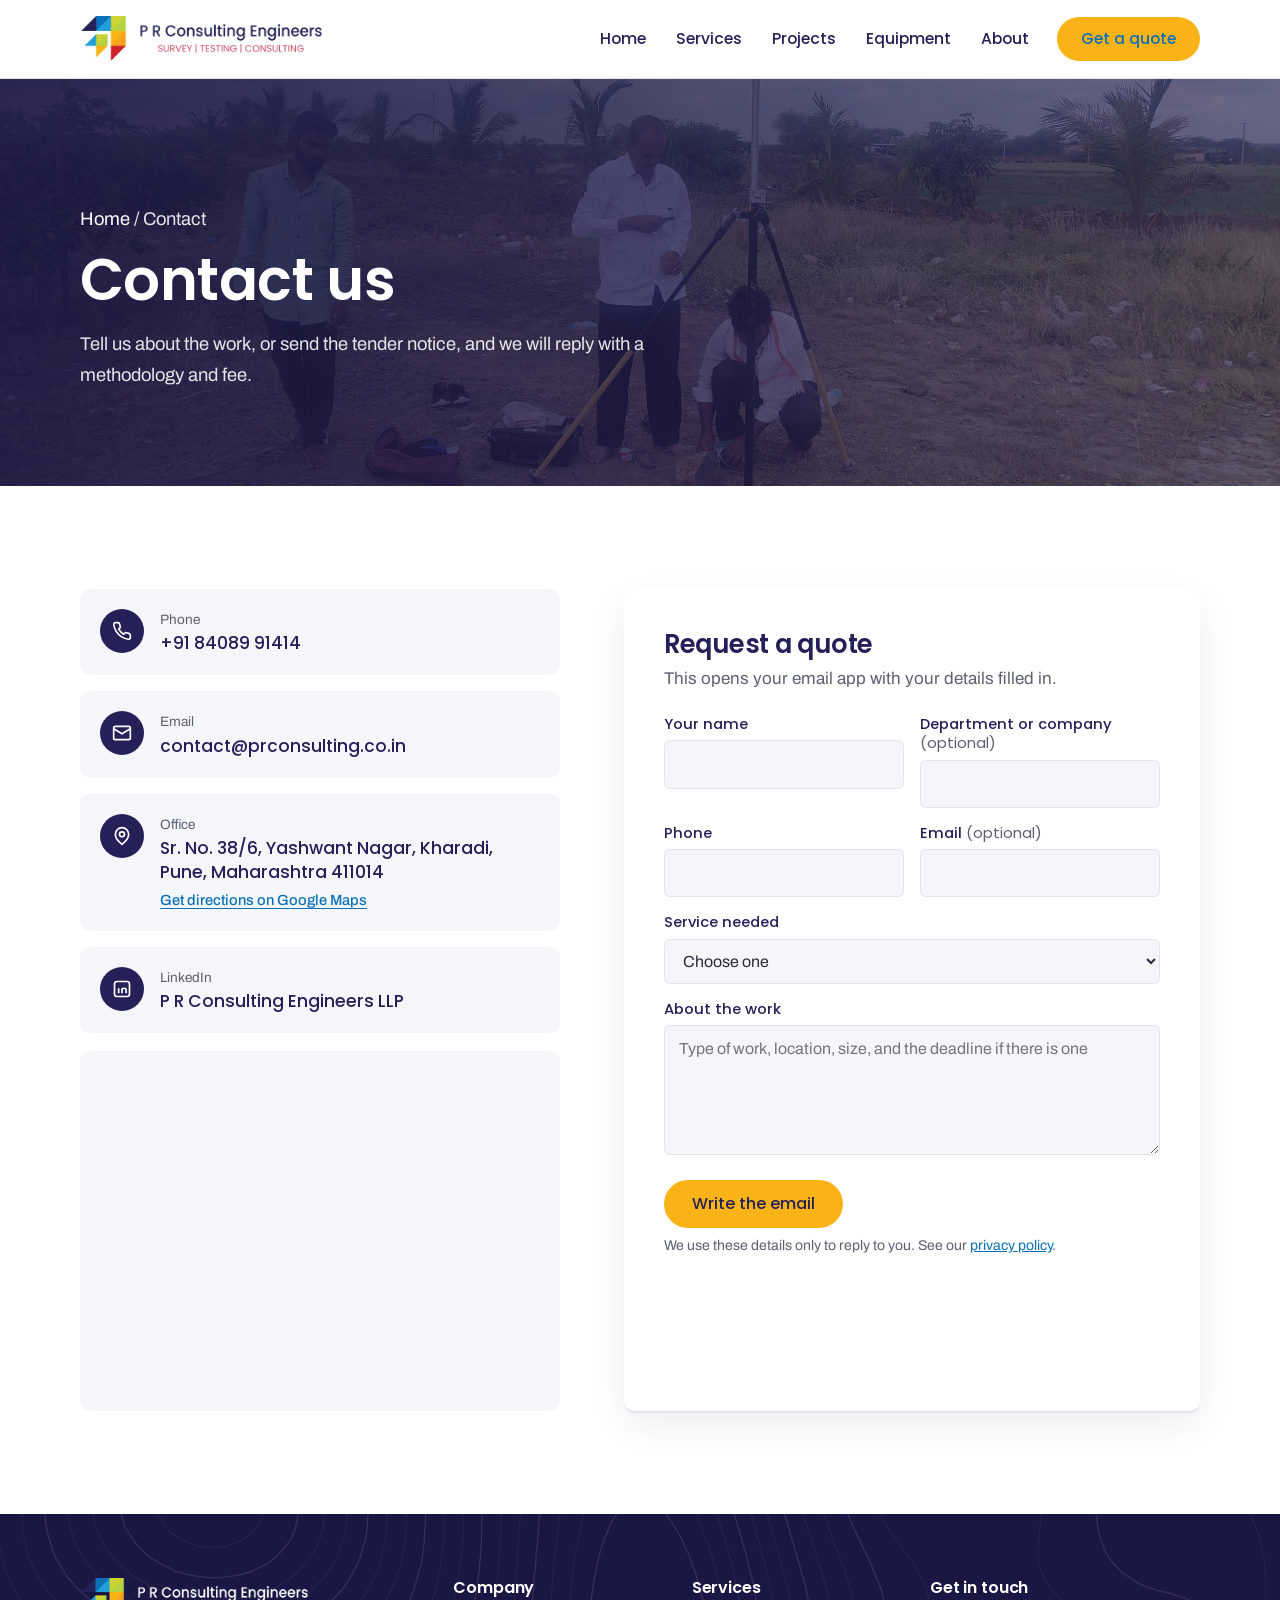
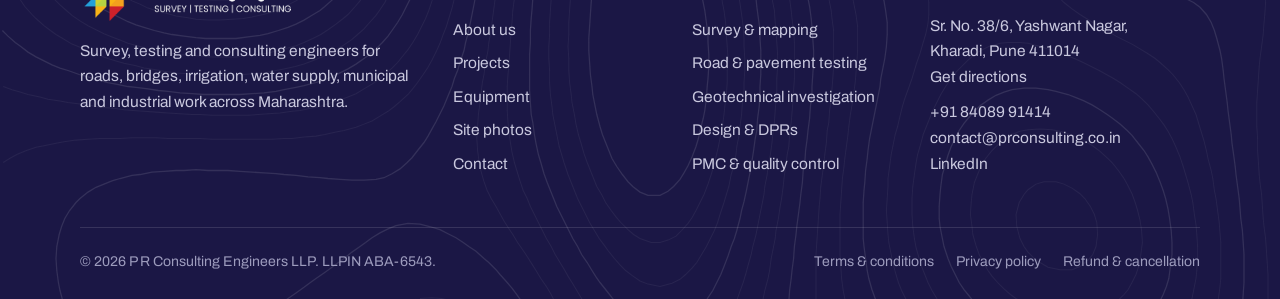
<file: contact.html>
<!DOCTYPE html>
<html lang="en-IN">
<head>
<meta charset="UTF-8">
<meta name="viewport" content="width=device-width, initial-scale=1">
<title>Contact | P R Consulting Engineers LLP</title>
<meta name="description" content="Contact P R Consulting Engineers LLP, Kharadi, Pune: +91 84089 91414, contact@prconsulting.co.in.">
<meta property="og:type" content="website">
<meta property="og:site_name" content="P R Consulting Engineers LLP">
<meta property="og:title" content="Contact | P R Consulting Engineers LLP">
<meta property="og:description" content="Contact P R Consulting Engineers LLP, Kharadi, Pune: +91 84089 91414, contact@prconsulting.co.in.">
<meta property="og:url" content="https://prconsulting.co.in/contact.html">
<meta property="og:image" content="https://prconsulting.co.in/img/og-prce.jpg">
<link rel="canonical" href="https://prconsulting.co.in/contact.html">
<meta name="theme-color" content="#252058">
<link rel="icon" href="img/brand/favicon-48.png" sizes="48x48" type="image/png">
<link rel="apple-touch-icon" href="img/brand/favicon-192.png">
<link rel="preload" href="fonts/poppins-latin-600-normal.woff2" as="font" type="font/woff2" crossorigin>

<link rel="stylesheet" href="css/style.css">

</head>
<body>
<a class="skip" href="#main">Skip to content</a>
<header class="site-header">
<div class="wrap site-header__inner">
<a class="brand" href="index.html" aria-label="P R Consulting Engineers LLP, home"><img class="brand__mark" src="img/brand/prce-mark.png" alt="" width="240" height="234"><img class="brand__word" src="img/brand/prce-wordmark.png" alt="P R Consulting Engineers, survey, testing, consulting" width="872" height="142"></a>
<button class="menu-btn" type="button" aria-expanded="false" aria-controls="site-nav">Menu</button>
<nav class="nav" id="site-nav" aria-label="Main">
<a href="index.html">Home</a>
<a href="services.html">Services</a>
<a href="projects.html">Projects</a>
<a href="equipment.html">Equipment</a>
<a href="about.html">About</a>
<a class="btn btn--primary" href="contact.html" aria-current="page">Get a quote</a>
</nav>
</div>
</header>
<main id="main">
<section class="banner">
<img src="img/hero-dgps-team.jpg" alt="" fetchpriority="high">
<div class="wrap">
<p class="crumb"><a href="index.html">Home</a> / Contact</p>
<h1>Contact us</h1>
<p>Tell us about the work, or send the tender notice, and we will reply with a methodology and fee.</p>
</div>
</section>
<section class="section">
<div class="wrap contact-grid">
<div>
<dl class="contact-items">
<div class="contact-item"><span class="contact-item__icon"><svg viewBox="0 0 24 24"><path d="M22 16.9v3a2 2 0 0 1-2.2 2 19.8 19.8 0 0 1-8.6-3.1 19.5 19.5 0 0 1-6-6A19.8 19.8 0 0 1 2.1 4.2 2 2 0 0 1 4.1 2h3a2 2 0 0 1 2 1.7c.1.9.4 1.8.7 2.7a2 2 0 0 1-.5 2.1L8 9.8a16 16 0 0 0 6 6l1.3-1.3a2 2 0 0 1 2.1-.4c.9.3 1.8.6 2.7.7a2 2 0 0 1 1.7 2z"/></svg></span><div><dt>Phone</dt><dd><a href="tel:+918408991414">+91 84089 91414</a></dd></div></div>
<div class="contact-item"><span class="contact-item__icon"><svg viewBox="0 0 24 24"><rect x="2" y="4" width="20" height="16" rx="2"/><path d="m22 7-10 6L2 7"/></svg></span><div><dt>Email</dt><dd><a href="mailto:contact@prconsulting.co.in">contact@prconsulting.co.in</a></dd></div></div>
<div class="contact-item"><span class="contact-item__icon"><svg viewBox="0 0 24 24"><path d="M20 10c0 6-8 12-8 12s-8-6-8-12a8 8 0 0 1 16 0z"/><circle cx="12" cy="10" r="3"/></svg></span><div><dt>Office</dt><dd>Sr. No. 38/6, Yashwant Nagar, Kharadi, Pune, Maharashtra 411014<br><a class="contact-item__link" href="https://maps.app.goo.gl/ZSJrBKTkavjGVXHW6" target="_blank" rel="noopener">Get directions on Google Maps</a></dd></div></div>
<div class="contact-item"><span class="contact-item__icon"><svg viewBox="0 0 24 24"><rect x="3" y="3" width="18" height="18" rx="3"/><path d="M8 11v6M8 7.6v.01M12 17v-6M12 13.6a2.5 2.5 0 0 1 5 0V17"/></svg></span><div><dt>LinkedIn</dt><dd><a href="https://in.linkedin.com/company/prconsultingllp" target="_blank" rel="noopener">P R Consulting Engineers LLP</a></dd></div></div>
</dl>
<div class="map"><iframe title="Map of the P R Consulting Engineers office, Kharadi, Pune" loading="lazy" referrerpolicy="no-referrer-when-downgrade" src="https://maps.google.com/maps?q=P+R+Consulting+Engineers+LLP,+Sr.+No.+38/6,+Yashwant+Nagar,+Kharadi,+Pune+411014&amp;ftid=0x3bc2c3de8056778b:0xaab6193bddf9f78d&amp;z=17&amp;output=embed"></iframe></div>
</div>
<form class="form" id="enquiry" novalidate>
<h2>Request a quote</h2>
<p>This opens your email app with your details filled in.</p>
<div class="field-row">
<div class="field"><label for="f-name">Your name</label><input id="f-name" name="name" autocomplete="name" required></div>
<div class="field"><label for="f-org">Department or company <span class="opt">(optional)</span></label><input id="f-org" name="org" autocomplete="organization"></div>
</div>
<div class="field-row">
<div class="field"><label for="f-phone">Phone</label><input id="f-phone" name="phone" type="tel" autocomplete="tel" required></div>
<div class="field"><label for="f-email">Email <span class="opt">(optional)</span></label><input id="f-email" name="email" type="email" autocomplete="email"></div>
</div>
<div class="field"><label for="f-service">Service needed</label>
<select id="f-service" name="service" required>
<option value="">Choose one</option><option>Survey and mapping</option><option>Drone survey</option><option>Road and pavement testing</option>
<option>Geotechnical investigation or material testing</option><option>Design or DPR</option><option>PMC and quality control</option>
<option>Clearances and approvals</option><option>Something else</option>
</select></div>
<div class="field"><label for="f-message">About the work</label><textarea id="f-message" name="message" required placeholder="Type of work, location, size, and the deadline if there is one"></textarea></div>
<button class="btn btn--primary" type="submit">Write the email</button>
<p class="form__note">We use these details only to reply to you. See our <a class="text-link" href="privacy.html">privacy policy</a>.</p>
</form>
</div>
</section>
</main>
<footer class="site-footer">
<div class="wrap">
<div class="footer-grid">
<div>
<a class="footer-logo" href="index.html"><img class="brand__mark" src="img/brand/prce-mark.png" alt="" width="240" height="234"><img class="brand__word" src="img/brand/prce-wordmark.png" alt="P R Consulting Engineers, survey, testing, consulting" width="872" height="142"></a>
<p>Survey, testing and consulting engineers for roads, bridges, irrigation, water supply, municipal and industrial work across Maharashtra.</p>
</div>
<div>
<h2>Company</h2>
<ul><li><a href="about.html">About us</a></li><li><a href="projects.html">Projects</a></li><li><a href="equipment.html">Equipment</a></li><li><a href="projects.html#field">Site photos</a></li><li><a href="contact.html">Contact</a></li></ul>
</div>
<div>
<h2>Services</h2>
<ul><li><a href="services.html#survey">Survey &amp; mapping</a></li><li><a href="services.html#testing">Road &amp; pavement testing</a></li>
<li><a href="services.html#geotech">Geotechnical investigation</a></li><li><a href="services.html#design">Design &amp; DPRs</a></li><li><a href="services.html#pmc">PMC &amp; quality control</a></li></ul>
</div>
<div>
<h2>Get in touch</h2>
<p>Sr. No. 38/6, Yashwant Nagar,<br>Kharadi, Pune 411014<br><a href="https://maps.app.goo.gl/ZSJrBKTkavjGVXHW6" target="_blank" rel="noopener">Get directions</a></p>
<p style="margin-top:10px"><a href="tel:+918408991414">+91 84089 91414</a><br><a href="mailto:contact@prconsulting.co.in">contact@prconsulting.co.in</a><br><a href="https://in.linkedin.com/company/prconsultingllp" target="_blank" rel="noopener">LinkedIn</a></p>
</div>
</div>
<div class="footer-base">
<p>&copy; 2026 P R Consulting Engineers LLP. LLPIN ABA-6543.</p>
<nav aria-label="Legal"><a href="terms.html">Terms &amp; conditions</a><a href="privacy.html">Privacy policy</a><a href="refund.html">Refund &amp; cancellation</a></nav>
</div>
</div>
</footer>
<script src="js/main.js" defer></script>
</body>
</html>
</file>
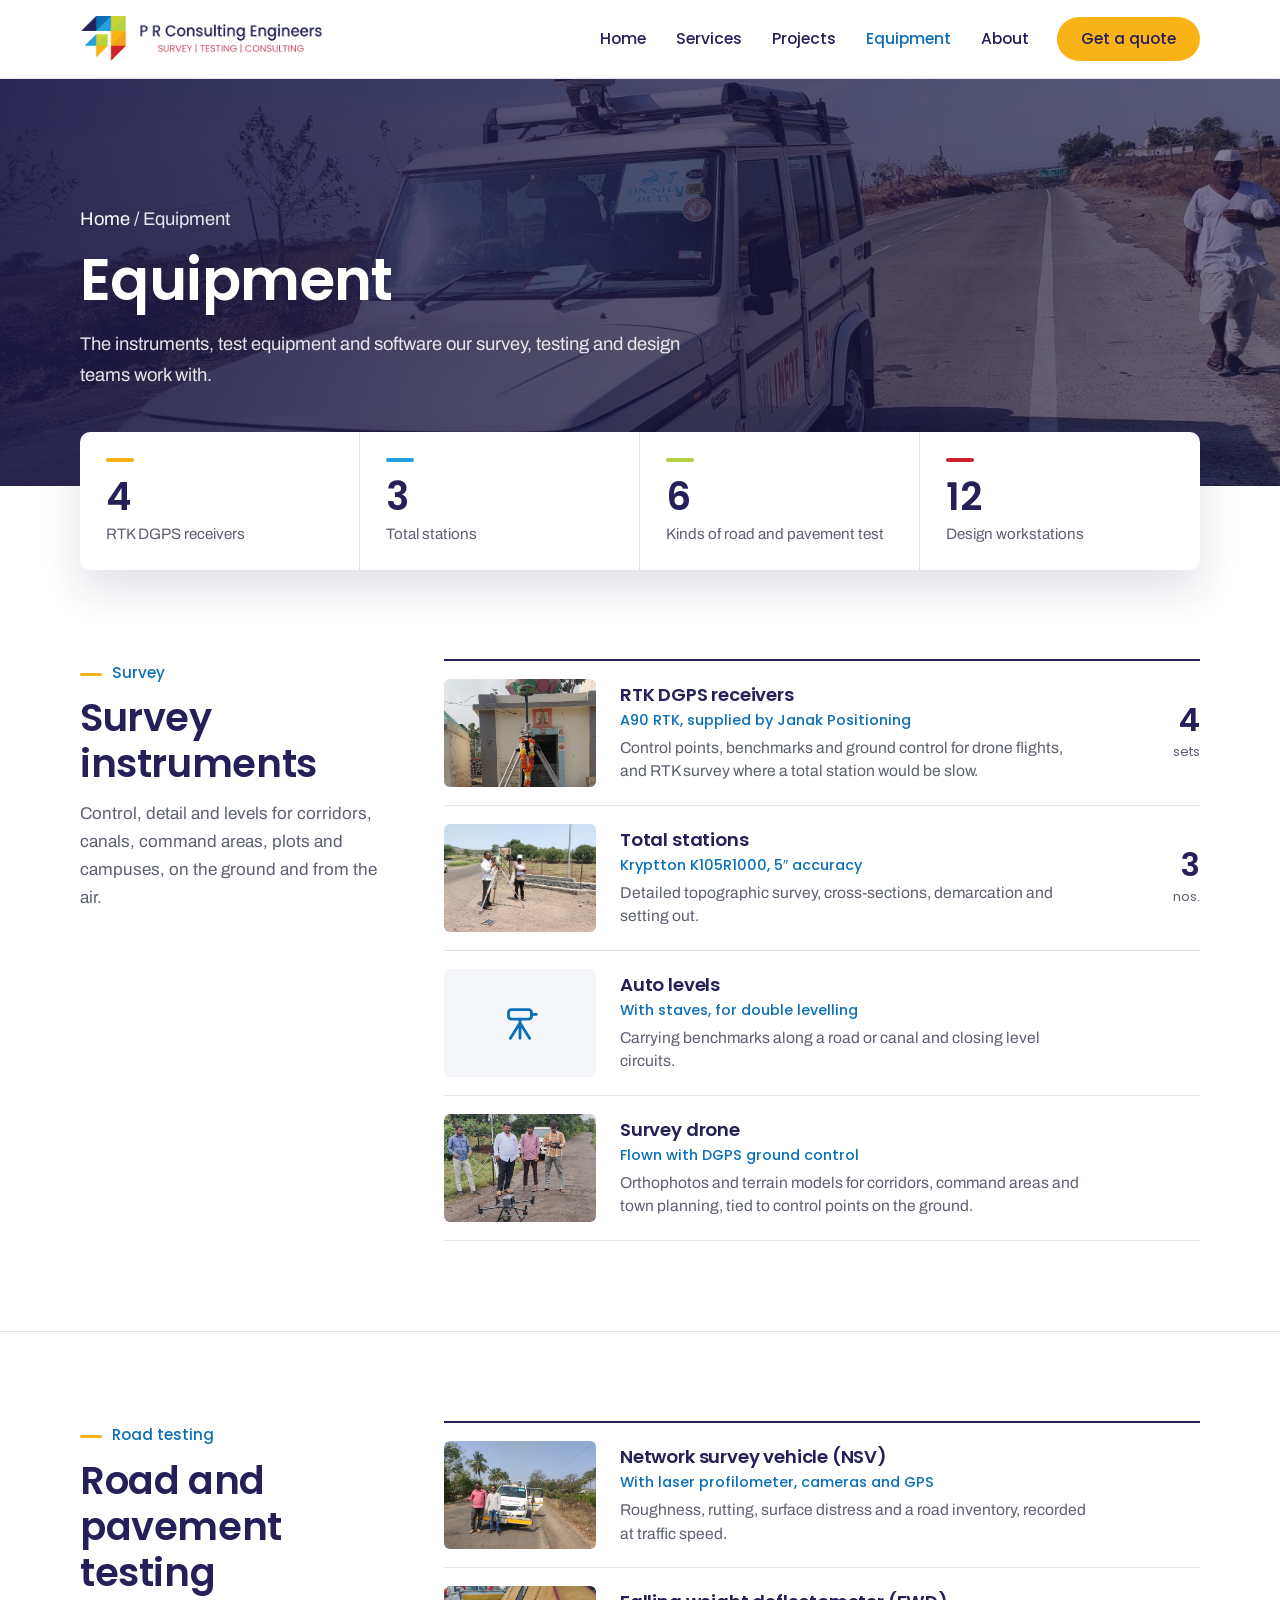
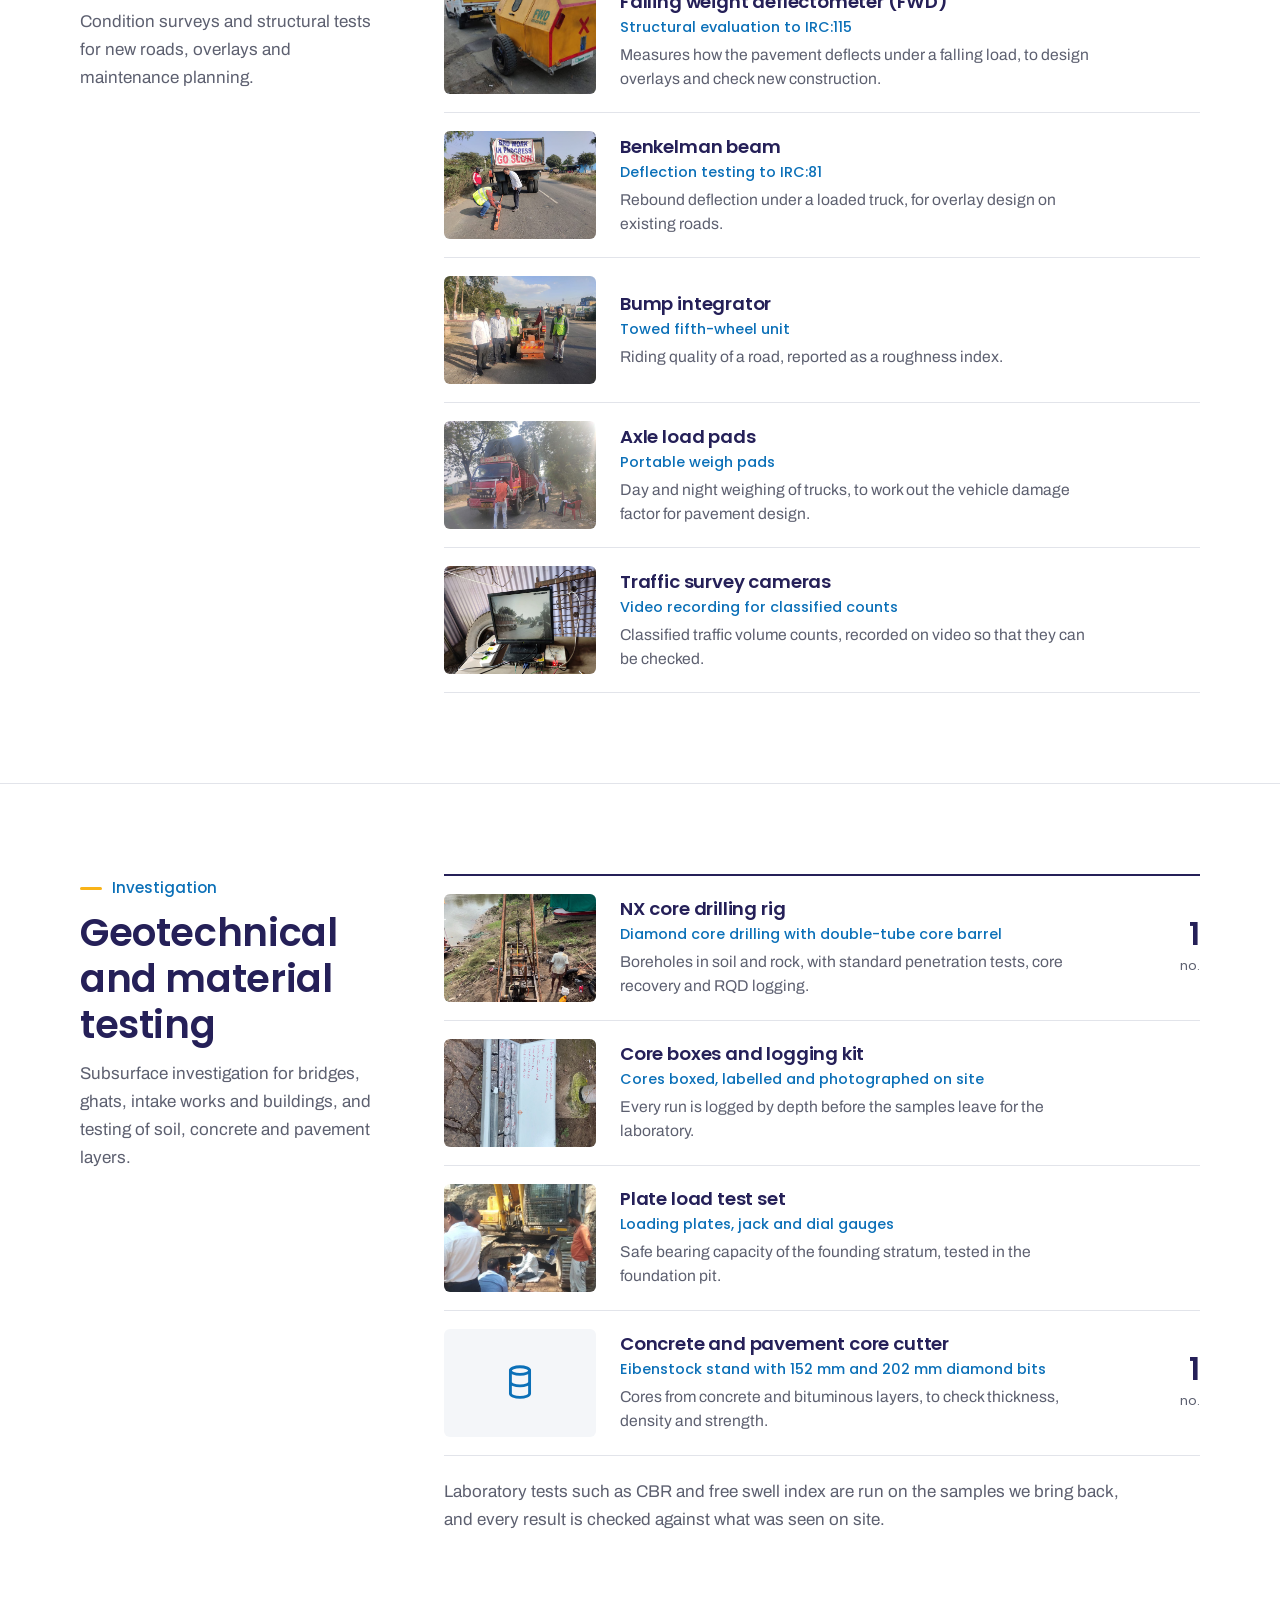
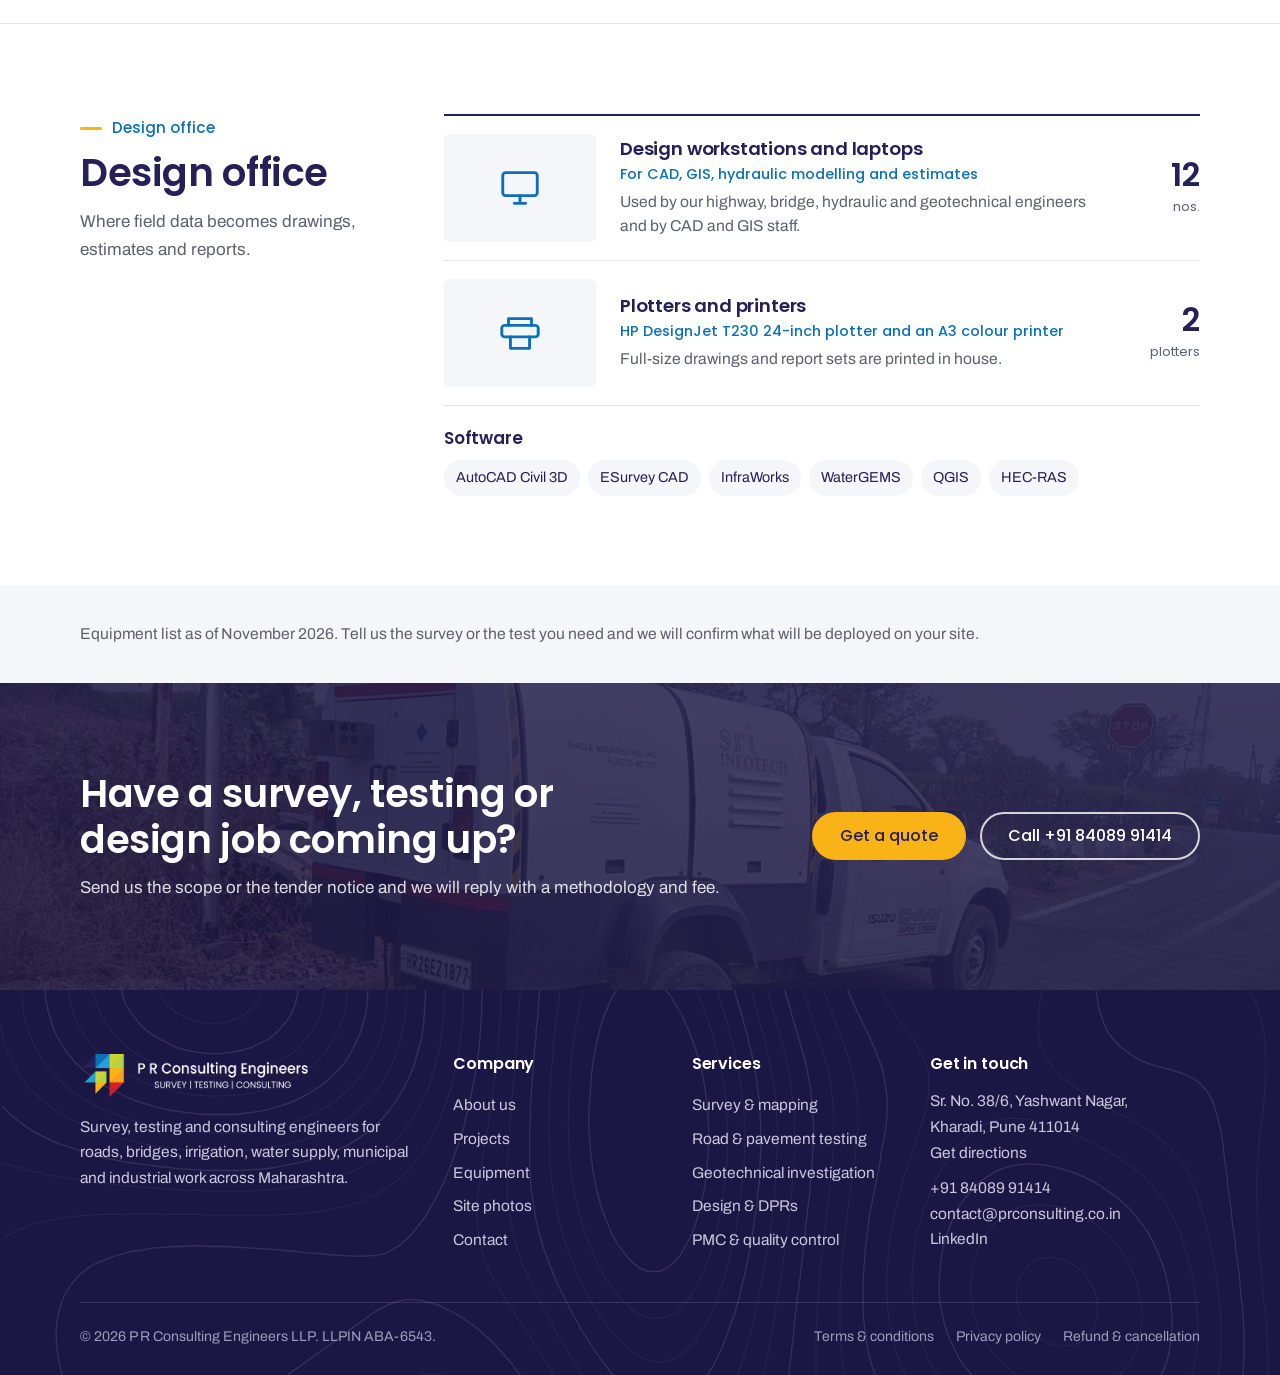
<file: equipment.html>
<!DOCTYPE html>
<html lang="en-IN">
<head>
<meta charset="UTF-8">
<meta name="viewport" content="width=device-width, initial-scale=1">
<title>Equipment | P R Consulting Engineers LLP</title>
<meta name="description" content="Survey instruments, road and pavement testing equipment, geotechnical investigation equipment and design software used by P R Consulting Engineers LLP, Pune.">
<meta property="og:type" content="website">
<meta property="og:site_name" content="P R Consulting Engineers LLP">
<meta property="og:title" content="Equipment | P R Consulting Engineers LLP">
<meta property="og:description" content="Survey instruments, road and pavement testing equipment, geotechnical investigation equipment and design software used by P R Consulting Engineers LLP, Pune.">
<meta property="og:url" content="https://prconsulting.co.in/equipment.html">
<meta property="og:image" content="https://prconsulting.co.in/img/og-prce.jpg">
<link rel="canonical" href="https://prconsulting.co.in/equipment.html">
<meta name="theme-color" content="#252058">
<link rel="icon" href="img/brand/favicon-48.png" sizes="48x48" type="image/png">
<link rel="apple-touch-icon" href="img/brand/favicon-192.png">
<link rel="preload" href="fonts/poppins-latin-600-normal.woff2" as="font" type="font/woff2" crossorigin>

<link rel="stylesheet" href="css/style.css">

</head>
<body>
<a class="skip" href="#main">Skip to content</a>
<header class="site-header">
<div class="wrap site-header__inner">
<a class="brand" href="index.html" aria-label="P R Consulting Engineers LLP, home"><img class="brand__mark" src="img/brand/prce-mark.png" alt="" width="240" height="234"><img class="brand__word" src="img/brand/prce-wordmark.png" alt="P R Consulting Engineers, survey, testing, consulting" width="872" height="142"></a>
<button class="menu-btn" type="button" aria-expanded="false" aria-controls="site-nav">Menu</button>
<nav class="nav" id="site-nav" aria-label="Main">
<a href="index.html">Home</a>
<a href="services.html">Services</a>
<a href="projects.html">Projects</a>
<a href="equipment.html" aria-current="page">Equipment</a>
<a href="about.html">About</a>
<a class="btn btn--primary" href="contact.html">Get a quote</a>
</nav>
</div>
</header>
<main id="main">
<section class="banner">
<img src="img/hero-nsv.jpg" alt="" fetchpriority="high">
<div class="wrap">
<p class="crumb"><a href="index.html">Home</a> / Equipment</p>
<h1>Equipment</h1>
<p>The instruments, test equipment and software our survey, testing and design teams work with.</p>
</div>
</section>
<div class="stats"><div class="wrap"><div class="stats__card"><div class="stat" style="--c:#f9b317"><strong>4</strong><span>RTK DGPS receivers</span></div><div class="stat" style="--c:#23a0da"><strong>3</strong><span>Total stations</span></div><div class="stat" style="--c:#b5d242"><strong>6</strong><span>Kinds of road and pavement test</span></div><div class="stat" style="--c:#cf212a"><strong>12</strong><span>Design workstations</span></div></div></div></div>
<section class="eq" id="survey">
<div class="wrap eq__grid">
<div class="eq__head"><span class="kicker">Survey</span><h2>Survey instruments</h2><p>Control, detail and levels for corridors, canals, command areas, plots and campuses, on the ground and from the air.</p></div>
<div><ul class="eq__list">
<li class="eq-row"><img class="eq-row__img" src="img/dgps-bm.jpg" alt="DGPS receiver set up over a benchmark" loading="lazy" style="object-position:50% 8%"><div class="eq-row__main"><h3>RTK DGPS receivers</h3><p class="eq-row__spec">A90 RTK, supplied by Janak Positioning</p><p class="eq-row__use">Control points, benchmarks and ground control for drone flights, and RTK survey where a total station would be slow.</p></div><div class="eq-row__qty"><strong>4</strong><span>sets</span></div></li>
<li class="eq-row"><img class="eq-row__img" src="img/svc-dpr.jpg" alt="Surveyor working with a total station beside a road" loading="lazy"><div class="eq-row__main"><h3>Total stations</h3><p class="eq-row__spec">Kryptton K105R1000, 5″ accuracy</p><p class="eq-row__use">Detailed topographic survey, cross-sections, demarcation and setting out.</p></div><div class="eq-row__qty"><strong>3</strong><span>nos.</span></div></li>
<li class="eq-row"><span class="eq-row__icon"><svg viewBox="0 0 24 24" aria-hidden="true"><rect x="6" y="5" width="12" height="5" rx="1.5"/><path d="M18 7.5h2.5M12 10v2M12 12l-5 8M12 12l5 8M12 12v8"/></svg></span><div class="eq-row__main"><h3>Auto levels</h3><p class="eq-row__spec">With staves, for double levelling</p><p class="eq-row__use">Carrying benchmarks along a road or canal and closing level circuits.</p></div></li>
<li class="eq-row"><img class="eq-row__img" src="img/drone-survey-team.jpg" alt="Survey drone on the ground with the flight team" loading="lazy"><div class="eq-row__main"><h3>Survey drone</h3><p class="eq-row__spec">Flown with DGPS ground control</p><p class="eq-row__use">Orthophotos and terrain models for corridors, command areas and town planning, tied to control points on the ground.</p></div></li>
</ul></div>
</div>
</section>
<section class="eq" id="road">
<div class="wrap eq__grid">
<div class="eq__head"><span class="kicker">Road testing</span><h2>Road and pavement testing</h2><p>Condition surveys and structural tests for new roads, overlays and maintenance planning.</p></div>
<div><ul class="eq__list">
<li class="eq-row"><img class="eq-row__img" src="img/svc-nsv.jpg" alt="Network survey vehicle on a road" loading="lazy"><div class="eq-row__main"><h3>Network survey vehicle (NSV)</h3><p class="eq-row__spec">With laser profilometer, cameras and GPS</p><p class="eq-row__use">Roughness, rutting, surface distress and a road inventory, recorded at traffic speed.</p></div></li>
<li class="eq-row"><img class="eq-row__img" src="img/test-fwd.jpg" alt="Falling weight deflectometer trailer" loading="lazy" style="object-position:50% 70%"><div class="eq-row__main"><h3>Falling weight deflectometer (FWD)</h3><p class="eq-row__spec">Structural evaluation to IRC:115</p><p class="eq-row__use">Measures how the pavement deflects under a falling load, to design overlays and check new construction.</p></div></li>
<li class="eq-row"><img class="eq-row__img" src="img/test-bbd.jpg" alt="Benkelman beam test behind a loaded truck" loading="lazy"><div class="eq-row__main"><h3>Benkelman beam</h3><p class="eq-row__spec">Deflection testing to IRC:81</p><p class="eq-row__use">Rebound deflection under a loaded truck, for overlay design on existing roads.</p></div></li>
<li class="eq-row"><img class="eq-row__img" src="img/test-bi.jpg" alt="Towed bump integrator with the test team" loading="lazy"><div class="eq-row__main"><h3>Bump integrator</h3><p class="eq-row__spec">Towed fifth-wheel unit</p><p class="eq-row__use">Riding quality of a road, reported as a roughness index.</p></div></li>
<li class="eq-row"><img class="eq-row__img" src="img/test-axle.jpg" alt="Truck being weighed on portable axle load pads" loading="lazy"><div class="eq-row__main"><h3>Axle load pads</h3><p class="eq-row__spec">Portable weigh pads</p><p class="eq-row__use">Day and night weighing of trucks, to work out the vehicle damage factor for pavement design.</p></div></li>
<li class="eq-row"><img class="eq-row__img" src="img/traffic-count.jpg" alt="Screen showing a traffic count video" loading="lazy"><div class="eq-row__main"><h3>Traffic survey cameras</h3><p class="eq-row__spec">Video recording for classified counts</p><p class="eq-row__use">Classified traffic volume counts, recorded on video so that they can be checked.</p></div></li>
</ul></div>
</div>
</section>
<section class="eq" id="geotech">
<div class="wrap eq__grid">
<div class="eq__head"><span class="kicker">Investigation</span><h2>Geotechnical and material testing</h2><p>Subsurface investigation for bridges, ghats, intake works and buildings, and testing of soil, concrete and pavement layers.</p></div>
<div><ul class="eq__list">
<li class="eq-row"><img class="eq-row__img" src="img/newasa-drilling.jpg" alt="Core drilling rig working on a river bank" loading="lazy" style="object-position:50% 60%"><div class="eq-row__main"><h3>NX core drilling rig</h3><p class="eq-row__spec">Diamond core drilling with double-tube core barrel</p><p class="eq-row__use">Boreholes in soil and rock, with standard penetration tests, core recovery and RQD logging.</p></div><div class="eq-row__qty"><strong>1</strong><span>no.</span></div></li>
<li class="eq-row"><img class="eq-row__img" src="img/newasa-cores.jpg" alt="Rock cores laid out in a labelled core box" loading="lazy"><div class="eq-row__main"><h3>Core boxes and logging kit</h3><p class="eq-row__spec">Cores boxed, labelled and photographed on site</p><p class="eq-row__use">Every run is logged by depth before the samples leave for the laboratory.</p></div></li>
<li class="eq-row"><img class="eq-row__img" src="img/plate-load-test.jpg" alt="Plate load test in a foundation pit" loading="lazy"><div class="eq-row__main"><h3>Plate load test set</h3><p class="eq-row__spec">Loading plates, jack and dial gauges</p><p class="eq-row__use">Safe bearing capacity of the founding stratum, tested in the foundation pit.</p></div></li>
<li class="eq-row"><span class="eq-row__icon"><svg viewBox="0 0 24 24" aria-hidden="true"><ellipse cx="12" cy="5.5" rx="5" ry="2"/><path d="M7 5.5v12c0 1.1 2.2 2 5 2s5-.9 5-2v-12M7 11.5c0 1.1 2.2 2 5 2s5-.9 5-2"/></svg></span><div class="eq-row__main"><h3>Concrete and pavement core cutter</h3><p class="eq-row__spec">Eibenstock stand with 152 mm and 202 mm diamond bits</p><p class="eq-row__use">Cores from concrete and bituminous layers, to check thickness, density and strength.</p></div><div class="eq-row__qty"><strong>1</strong><span>no.</span></div></li>
</ul><p class="eq__after">Laboratory tests such as CBR and free swell index are run on the samples we bring back, and every result is checked against what was seen on site.</p></div>
</div>
</section>
<section class="eq" id="office">
<div class="wrap eq__grid">
<div class="eq__head"><span class="kicker">Design office</span><h2>Design office</h2><p>Where field data becomes drawings, estimates and reports.</p></div>
<div><ul class="eq__list">
<li class="eq-row"><span class="eq-row__icon"><svg viewBox="0 0 24 24" aria-hidden="true"><rect x="3" y="4" width="18" height="12" rx="1.5"/><path d="M9 20h6M12 16v4"/></svg></span><div class="eq-row__main"><h3>Design workstations and laptops</h3><p class="eq-row__spec">For CAD, GIS, hydraulic modelling and estimates</p><p class="eq-row__use">Used by our highway, bridge, hydraulic and geotechnical engineers and by CAD and GIS staff.</p></div><div class="eq-row__qty"><strong>12</strong><span>nos.</span></div></li>
<li class="eq-row"><span class="eq-row__icon"><svg viewBox="0 0 24 24" aria-hidden="true"><rect x="2.5" y="8" width="19" height="6" rx="1.5"/><path d="M6 8V4.5h12V8M7 14v6h10v-6"/></svg></span><div class="eq-row__main"><h3>Plotters and printers</h3><p class="eq-row__spec">HP DesignJet T230 24-inch plotter and an A3 colour printer</p><p class="eq-row__use">Full-size drawings and report sets are printed in house.</p></div><div class="eq-row__qty"><strong>2</strong><span>plotters</span></div></li>
</ul><div class="eq__after"><h3>Software</h3><ul class="chips"><li>AutoCAD Civil 3D</li><li>ESurvey CAD</li><li>InfraWorks</li><li>WaterGEMS</li><li>QGIS</li><li>HEC-RAS</li></ul></div></div>
</div>
</section>
<section class="section section--soft" style="padding-top:36px;padding-bottom:36px"><div class="wrap"><p class="eq__note">Equipment list as of November 2026. Tell us the survey or the test you need and we will confirm what will be deployed on your site.</p></div></section>
<section class="cta">
<div class="cta__bg"><img src="img/road-survey-vehicle.jpg" alt="" loading="lazy"></div>
<div class="wrap">
<div><h2>Have a survey, testing or design job coming up?</h2>
<p>Send us the scope or the tender notice and we will reply with a methodology and fee.</p></div>
<div class="cta__actions"><a class="btn btn--primary" href="contact.html">Get a quote</a><a class="btn btn--ghost" href="tel:+918408991414">Call +91 84089 91414</a></div>
</div>
</section>
</main>
<footer class="site-footer">
<div class="wrap">
<div class="footer-grid">
<div>
<a class="footer-logo" href="index.html"><img class="brand__mark" src="img/brand/prce-mark.png" alt="" width="240" height="234"><img class="brand__word" src="img/brand/prce-wordmark.png" alt="P R Consulting Engineers, survey, testing, consulting" width="872" height="142"></a>
<p>Survey, testing and consulting engineers for roads, bridges, irrigation, water supply, municipal and industrial work across Maharashtra.</p>
</div>
<div>
<h2>Company</h2>
<ul><li><a href="about.html">About us</a></li><li><a href="projects.html">Projects</a></li><li><a href="equipment.html">Equipment</a></li><li><a href="projects.html#field">Site photos</a></li><li><a href="contact.html">Contact</a></li></ul>
</div>
<div>
<h2>Services</h2>
<ul><li><a href="services.html#survey">Survey &amp; mapping</a></li><li><a href="services.html#testing">Road &amp; pavement testing</a></li>
<li><a href="services.html#geotech">Geotechnical investigation</a></li><li><a href="services.html#design">Design &amp; DPRs</a></li><li><a href="services.html#pmc">PMC &amp; quality control</a></li></ul>
</div>
<div>
<h2>Get in touch</h2>
<p>Sr. No. 38/6, Yashwant Nagar,<br>Kharadi, Pune 411014<br><a href="https://maps.app.goo.gl/ZSJrBKTkavjGVXHW6" target="_blank" rel="noopener">Get directions</a></p>
<p style="margin-top:10px"><a href="tel:+918408991414">+91 84089 91414</a><br><a href="mailto:contact@prconsulting.co.in">contact@prconsulting.co.in</a><br><a href="https://in.linkedin.com/company/prconsultingllp" target="_blank" rel="noopener">LinkedIn</a></p>
</div>
</div>
<div class="footer-base">
<p>&copy; 2026 P R Consulting Engineers LLP. LLPIN ABA-6543.</p>
<nav aria-label="Legal"><a href="terms.html">Terms &amp; conditions</a><a href="privacy.html">Privacy policy</a><a href="refund.html">Refund &amp; cancellation</a></nav>
</div>
</div>
</footer>
<script src="js/main.js" defer></script>
</body>
</html>
</file>
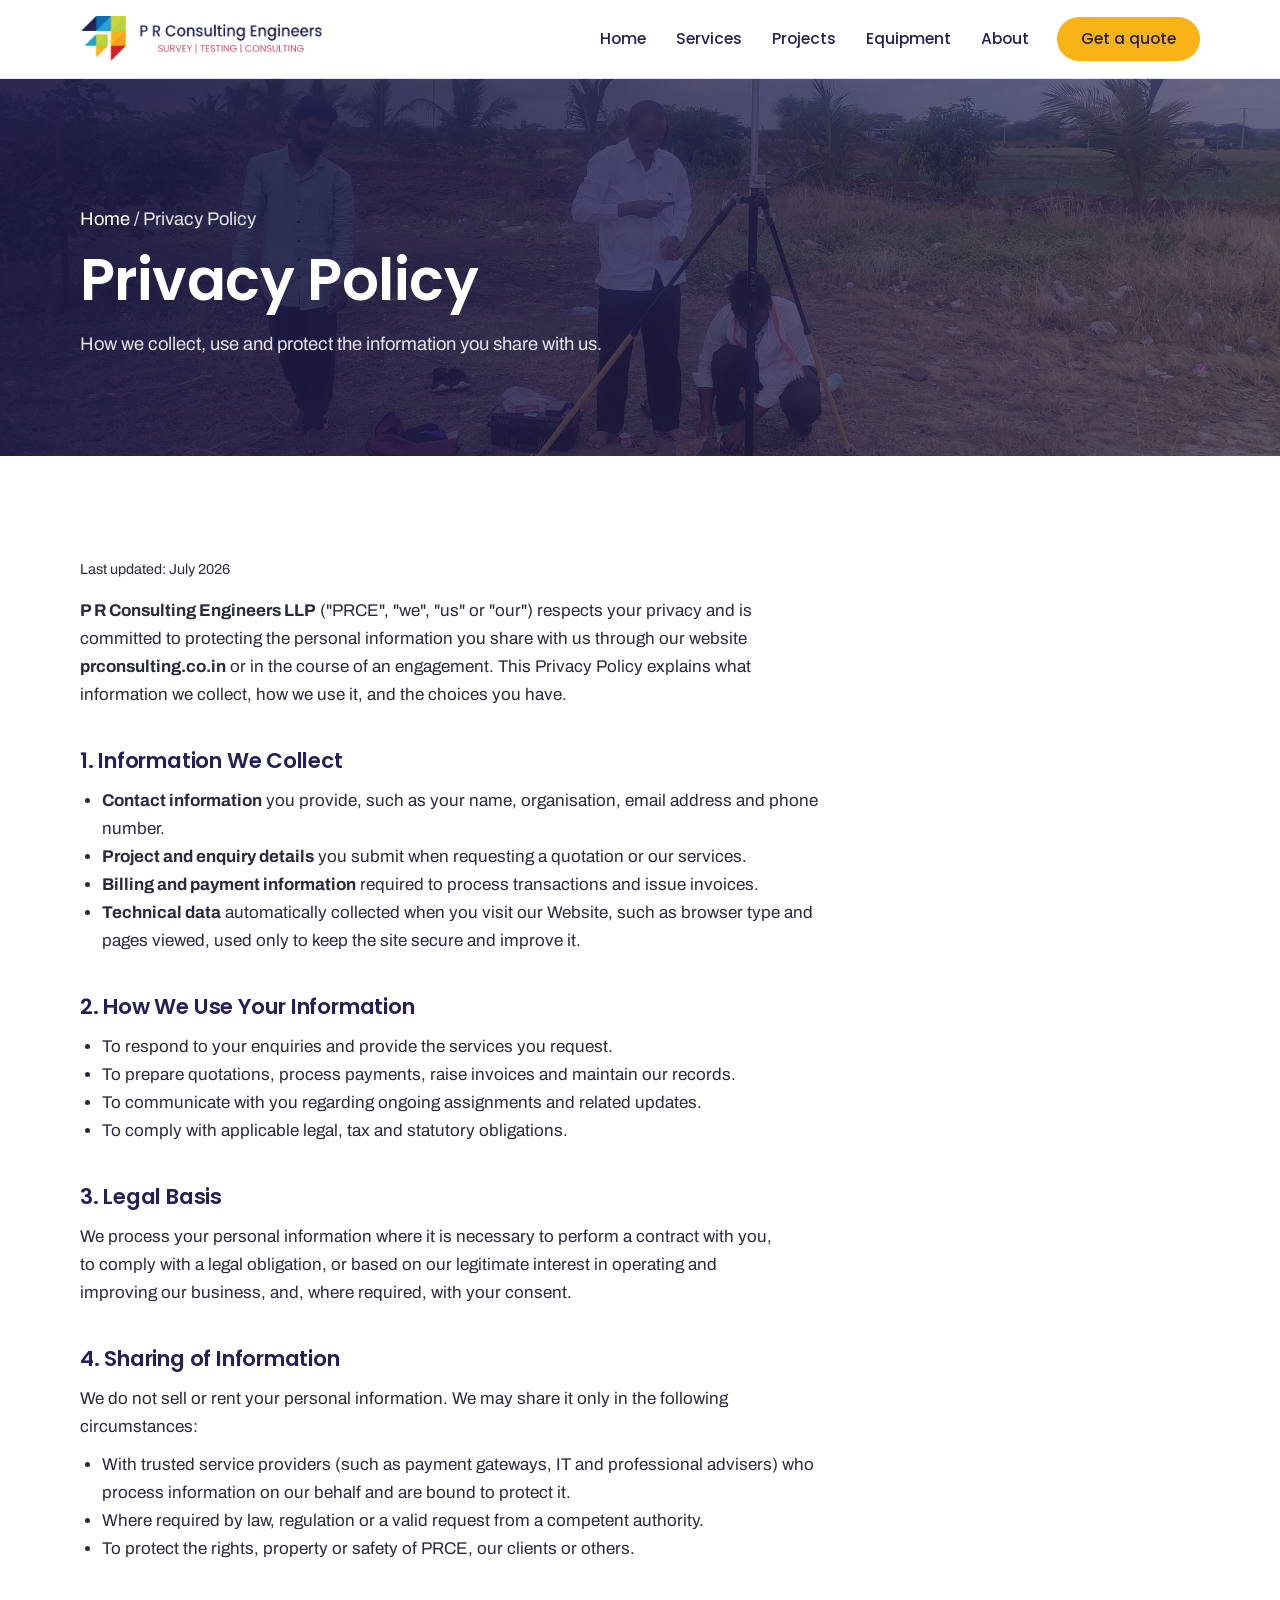
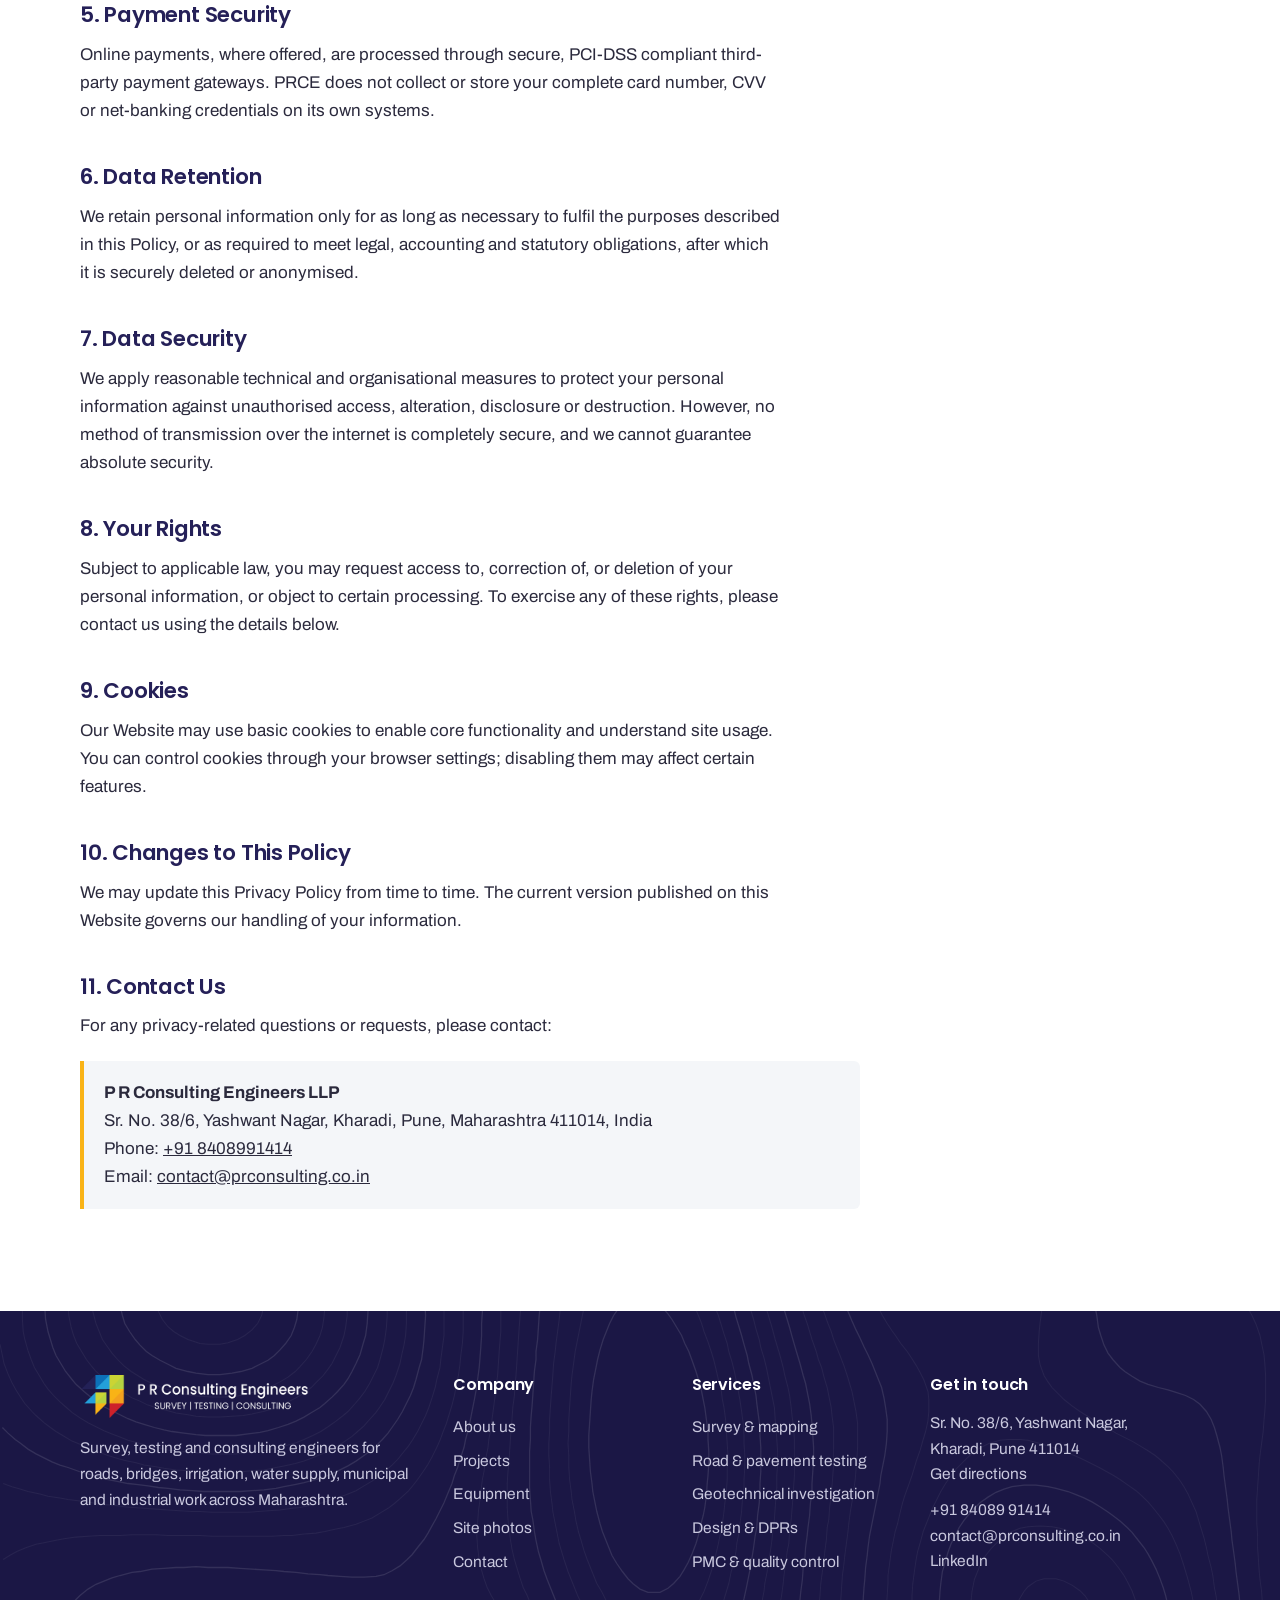
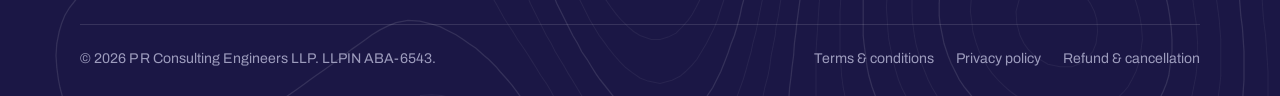
<file: privacy.html>
<!DOCTYPE html>
<html lang="en-IN">
<head>
<meta charset="UTF-8">
<meta name="viewport" content="width=device-width, initial-scale=1">
<title>Privacy Policy | P R Consulting Engineers LLP</title>
<meta name="description" content="Privacy Policy of P R Consulting Engineers LLP describing how we collect, use and protect your personal information.">
<meta property="og:type" content="website">
<meta property="og:site_name" content="P R Consulting Engineers LLP">
<meta property="og:title" content="Privacy Policy | P R Consulting Engineers LLP">
<meta property="og:description" content="Privacy Policy of P R Consulting Engineers LLP describing how we collect, use and protect your personal information.">
<meta property="og:url" content="https://prconsulting.co.in/privacy.html">
<meta property="og:image" content="https://prconsulting.co.in/img/og-prce.jpg">
<link rel="canonical" href="https://prconsulting.co.in/privacy.html">
<meta name="theme-color" content="#252058">
<link rel="icon" href="img/brand/favicon-48.png" sizes="48x48" type="image/png">
<link rel="apple-touch-icon" href="img/brand/favicon-192.png">
<link rel="preload" href="fonts/poppins-latin-600-normal.woff2" as="font" type="font/woff2" crossorigin>

<link rel="stylesheet" href="css/style.css">

</head>
<body>
<a class="skip" href="#main">Skip to content</a>
<header class="site-header">
<div class="wrap site-header__inner">
<a class="brand" href="index.html" aria-label="P R Consulting Engineers LLP, home"><img class="brand__mark" src="img/brand/prce-mark.png" alt="" width="240" height="234"><img class="brand__word" src="img/brand/prce-wordmark.png" alt="P R Consulting Engineers, survey, testing, consulting" width="872" height="142"></a>
<button class="menu-btn" type="button" aria-expanded="false" aria-controls="site-nav">Menu</button>
<nav class="nav" id="site-nav" aria-label="Main">
<a href="index.html">Home</a>
<a href="services.html">Services</a>
<a href="projects.html">Projects</a>
<a href="equipment.html">Equipment</a>
<a href="about.html">About</a>
<a class="btn btn--primary" href="contact.html">Get a quote</a>
</nav>
</div>
</header>
<main id="main">
<section class="banner">
<img src="img/hero-dgps-team.jpg" alt="" fetchpriority="high">
<div class="wrap">
<p class="crumb"><a href="index.html">Home</a> / Privacy Policy</p>
<h1>Privacy Policy</h1>
<p>How we collect, use and protect the information you share with us.</p>
</div>
</section>
<section class="section"><div class="wrap"><div class="legal__inner">
<p class="legal__updated">Last updated: July 2026</p>

                <p><strong>P R Consulting Engineers LLP</strong> ("PRCE", "we", "us" or "our") respects your privacy and is committed to protecting the personal information you share with us through our website <strong>prconsulting.co.in</strong> or in the course of an engagement. This Privacy Policy explains what information we collect, how we use it, and the choices you have.</p>

                <h2>1. Information We Collect</h2>
                <ul>
                    <li><strong>Contact information</strong> you provide, such as your name, organisation, email address and phone number.</li>
                    <li><strong>Project and enquiry details</strong> you submit when requesting a quotation or our services.</li>
                    <li><strong>Billing and payment information</strong> required to process transactions and issue invoices.</li>
                    <li><strong>Technical data</strong> automatically collected when you visit our Website, such as browser type and pages viewed, used only to keep the site secure and improve it.</li>
                </ul>

                <h2>2. How We Use Your Information</h2>
                <ul>
                    <li>To respond to your enquiries and provide the services you request.</li>
                    <li>To prepare quotations, process payments, raise invoices and maintain our records.</li>
                    <li>To communicate with you regarding ongoing assignments and related updates.</li>
                    <li>To comply with applicable legal, tax and statutory obligations.</li>
                </ul>

                <h2>3. Legal Basis</h2>
                <p>We process your personal information where it is necessary to perform a contract with you, to comply with a legal obligation, or based on our legitimate interest in operating and improving our business, and, where required, with your consent.</p>

                <h2>4. Sharing of Information</h2>
                <p>We do not sell or rent your personal information. We may share it only in the following circumstances:</p>
                <ul>
                    <li>With trusted service providers (such as payment gateways, IT and professional advisers) who process information on our behalf and are bound to protect it.</li>
                    <li>Where required by law, regulation or a valid request from a competent authority.</li>
                    <li>To protect the rights, property or safety of PRCE, our clients or others.</li>
                </ul>

                <h2>5. Payment Security</h2>
                <p>Online payments, where offered, are processed through secure, PCI-DSS compliant third-party payment gateways. PRCE does not collect or store your complete card number, CVV or net-banking credentials on its own systems.</p>

                <h2>6. Data Retention</h2>
                <p>We retain personal information only for as long as necessary to fulfil the purposes described in this Policy, or as required to meet legal, accounting and statutory obligations, after which it is securely deleted or anonymised.</p>

                <h2>7. Data Security</h2>
                <p>We apply reasonable technical and organisational measures to protect your personal information against unauthorised access, alteration, disclosure or destruction. However, no method of transmission over the internet is completely secure, and we cannot guarantee absolute security.</p>

                <h2>8. Your Rights</h2>
                <p>Subject to applicable law, you may request access to, correction of, or deletion of your personal information, or object to certain processing. To exercise any of these rights, please contact us using the details below.</p>

                <h2>9. Cookies</h2>
                <p>Our Website may use basic cookies to enable core functionality and understand site usage. You can control cookies through your browser settings; disabling them may affect certain features.</p>

                <h2>10. Changes to This Policy</h2>
                <p>We may update this Privacy Policy from time to time. The current version published on this Website governs our handling of your information.</p>

                <h2>11. Contact Us</h2>
                <p>For any privacy-related questions or requests, please contact:</p>
                <div class="legal__note">
                    <strong>P R Consulting Engineers LLP</strong><br>
                    Sr. No. 38/6, Yashwant Nagar, Kharadi, Pune, Maharashtra 411014, India<br>
                    Phone: <a href="tel:+918408991414">+91 8408991414</a><br>
                    Email: <a href="mailto:contact@prconsulting.co.in">contact@prconsulting.co.in</a>
                </div>
</div></div></section>
</main>
<footer class="site-footer">
<div class="wrap">
<div class="footer-grid">
<div>
<a class="footer-logo" href="index.html"><img class="brand__mark" src="img/brand/prce-mark.png" alt="" width="240" height="234"><img class="brand__word" src="img/brand/prce-wordmark.png" alt="P R Consulting Engineers, survey, testing, consulting" width="872" height="142"></a>
<p>Survey, testing and consulting engineers for roads, bridges, irrigation, water supply, municipal and industrial work across Maharashtra.</p>
</div>
<div>
<h2>Company</h2>
<ul><li><a href="about.html">About us</a></li><li><a href="projects.html">Projects</a></li><li><a href="equipment.html">Equipment</a></li><li><a href="projects.html#field">Site photos</a></li><li><a href="contact.html">Contact</a></li></ul>
</div>
<div>
<h2>Services</h2>
<ul><li><a href="services.html#survey">Survey &amp; mapping</a></li><li><a href="services.html#testing">Road &amp; pavement testing</a></li>
<li><a href="services.html#geotech">Geotechnical investigation</a></li><li><a href="services.html#design">Design &amp; DPRs</a></li><li><a href="services.html#pmc">PMC &amp; quality control</a></li></ul>
</div>
<div>
<h2>Get in touch</h2>
<p>Sr. No. 38/6, Yashwant Nagar,<br>Kharadi, Pune 411014<br><a href="https://maps.app.goo.gl/ZSJrBKTkavjGVXHW6" target="_blank" rel="noopener">Get directions</a></p>
<p style="margin-top:10px"><a href="tel:+918408991414">+91 84089 91414</a><br><a href="mailto:contact@prconsulting.co.in">contact@prconsulting.co.in</a><br><a href="https://in.linkedin.com/company/prconsultingllp" target="_blank" rel="noopener">LinkedIn</a></p>
</div>
</div>
<div class="footer-base">
<p>&copy; 2026 P R Consulting Engineers LLP. LLPIN ABA-6543.</p>
<nav aria-label="Legal"><a href="terms.html">Terms &amp; conditions</a><a href="privacy.html">Privacy policy</a><a href="refund.html">Refund &amp; cancellation</a></nav>
</div>
</div>
</footer>
<script src="js/main.js" defer></script>
</body>
</html>
</file>
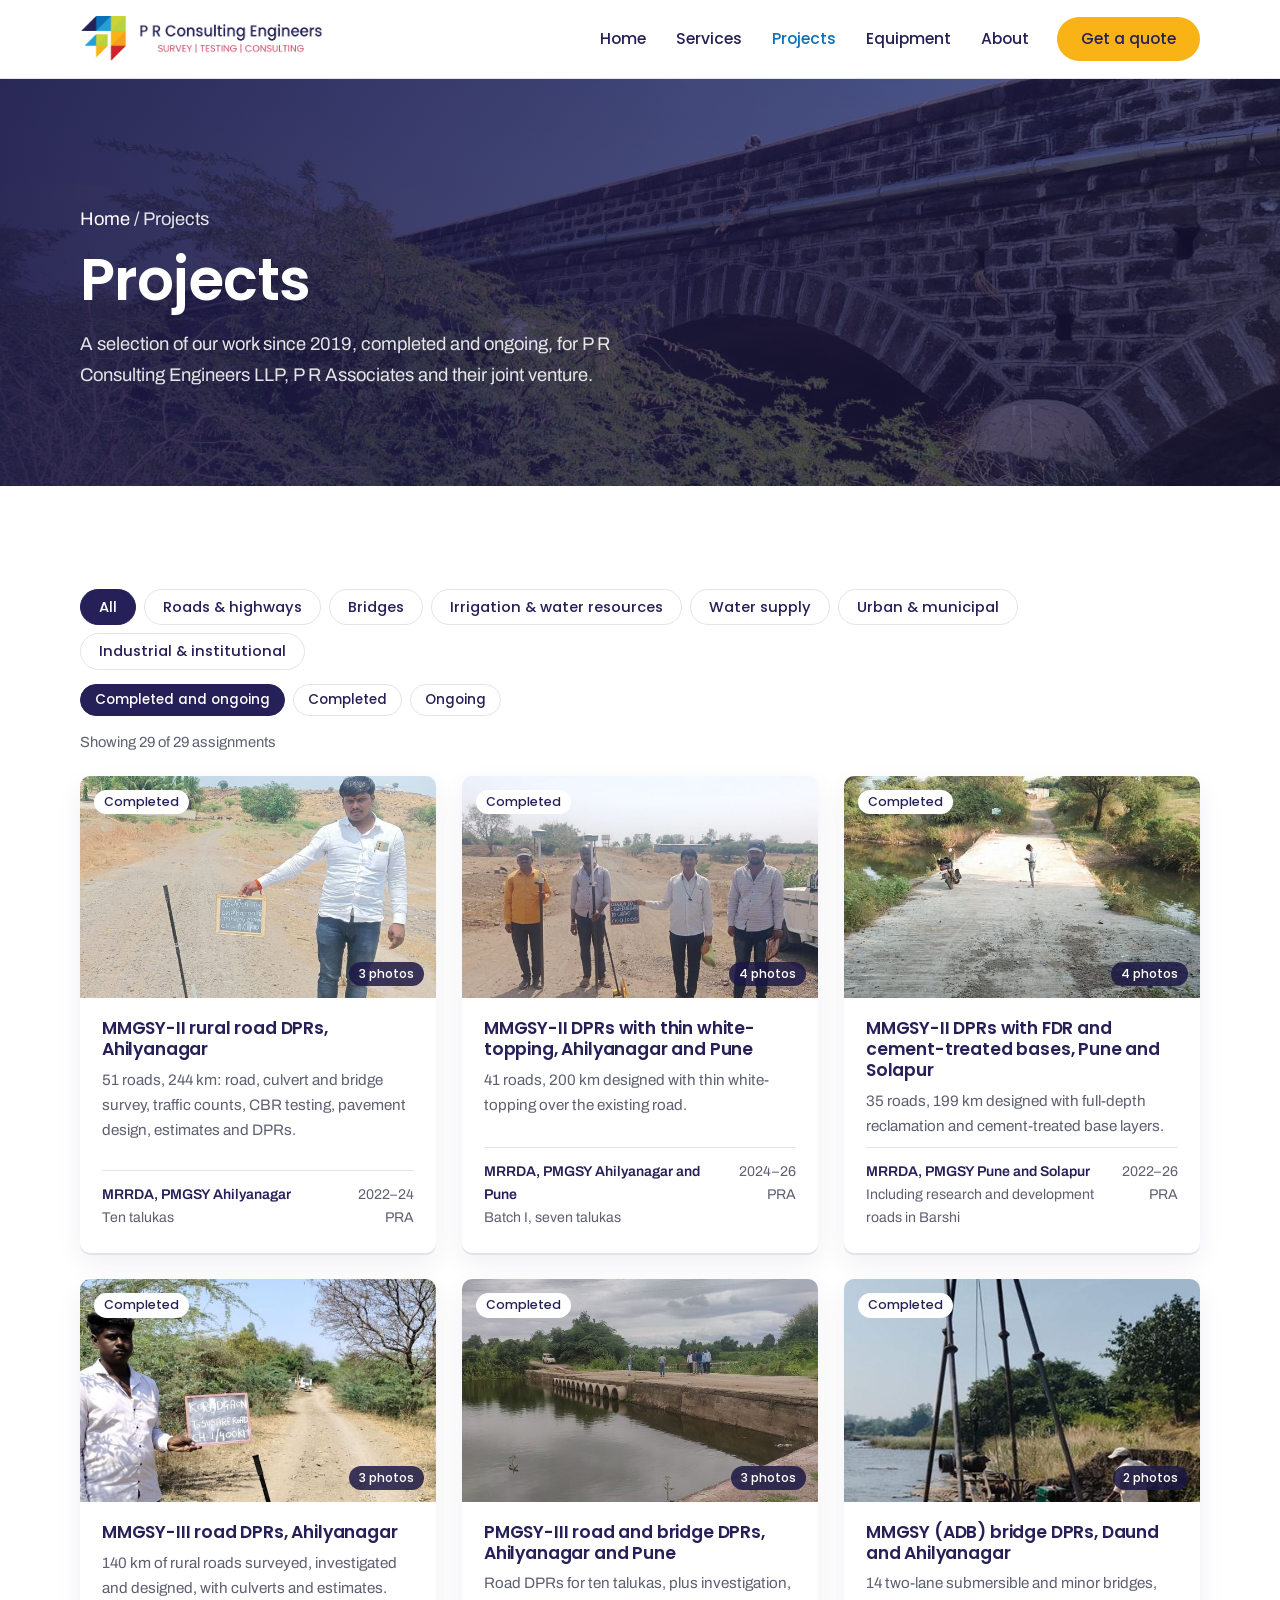
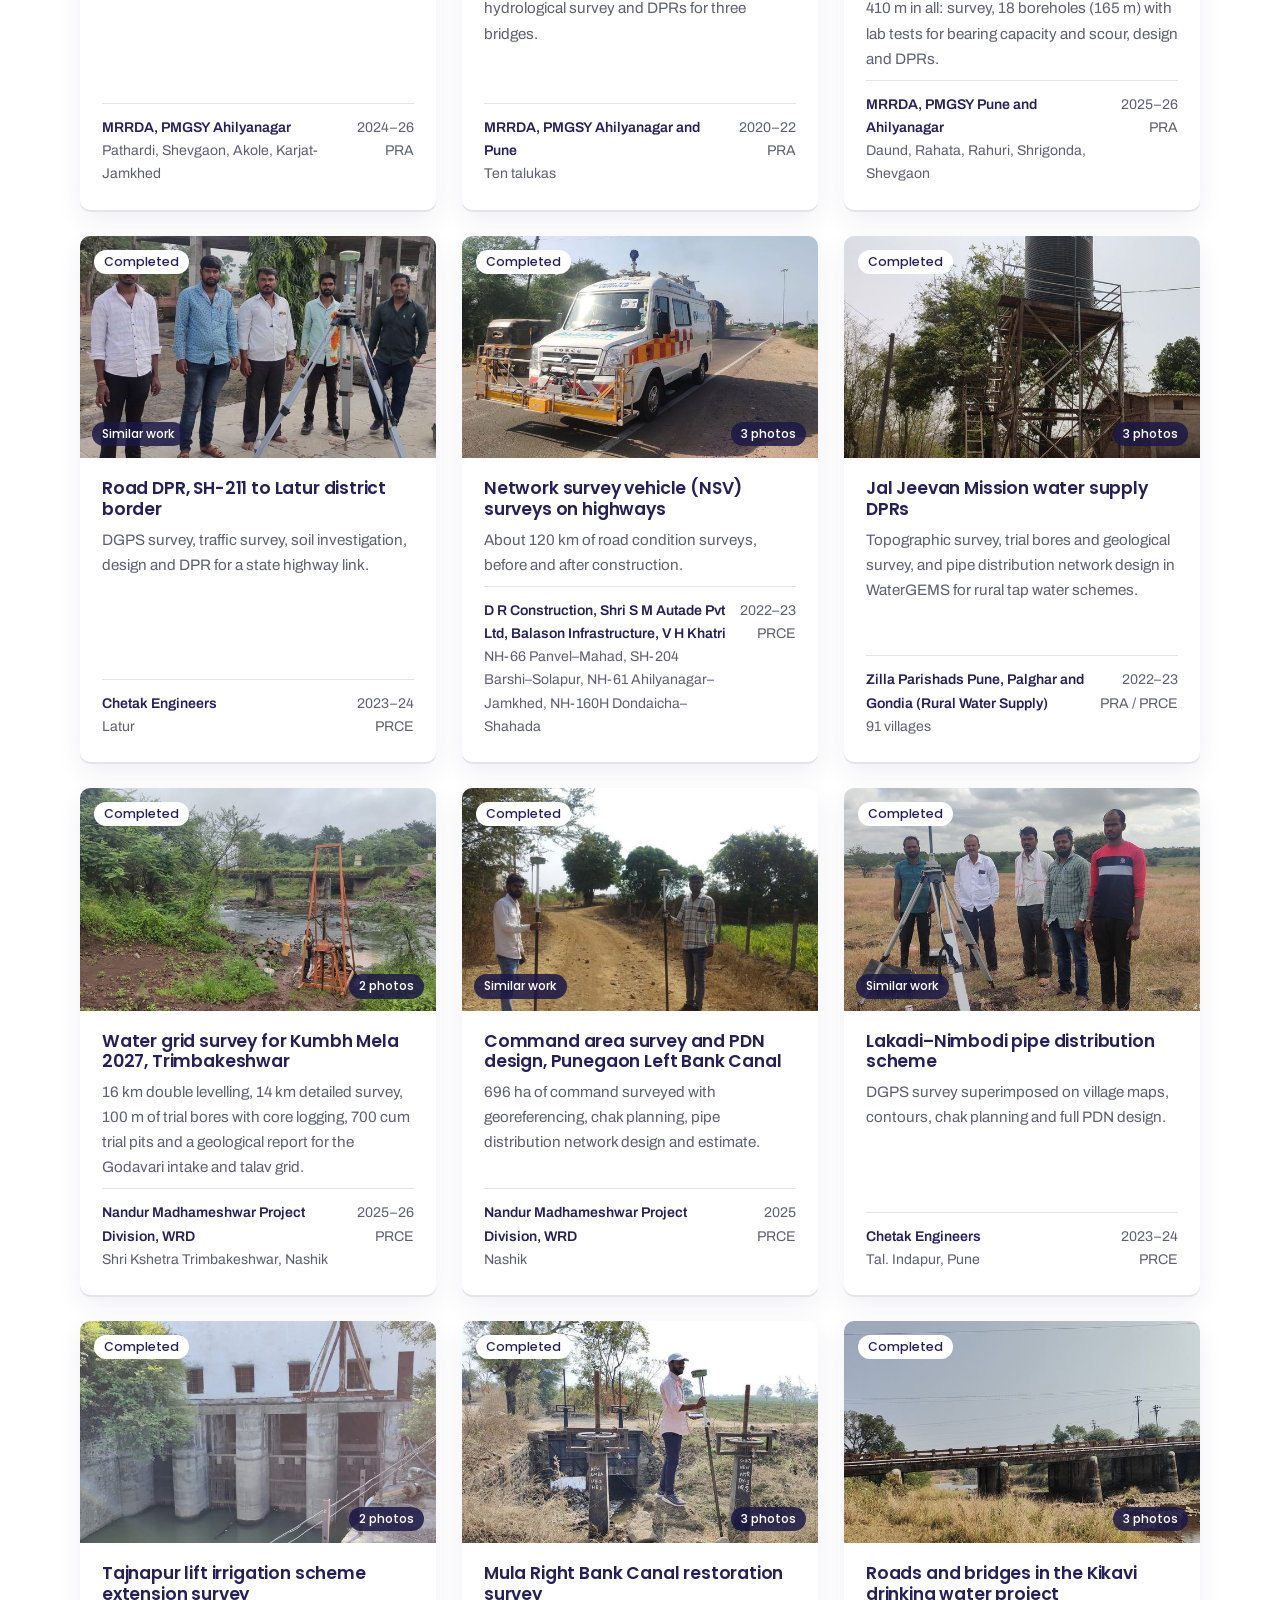
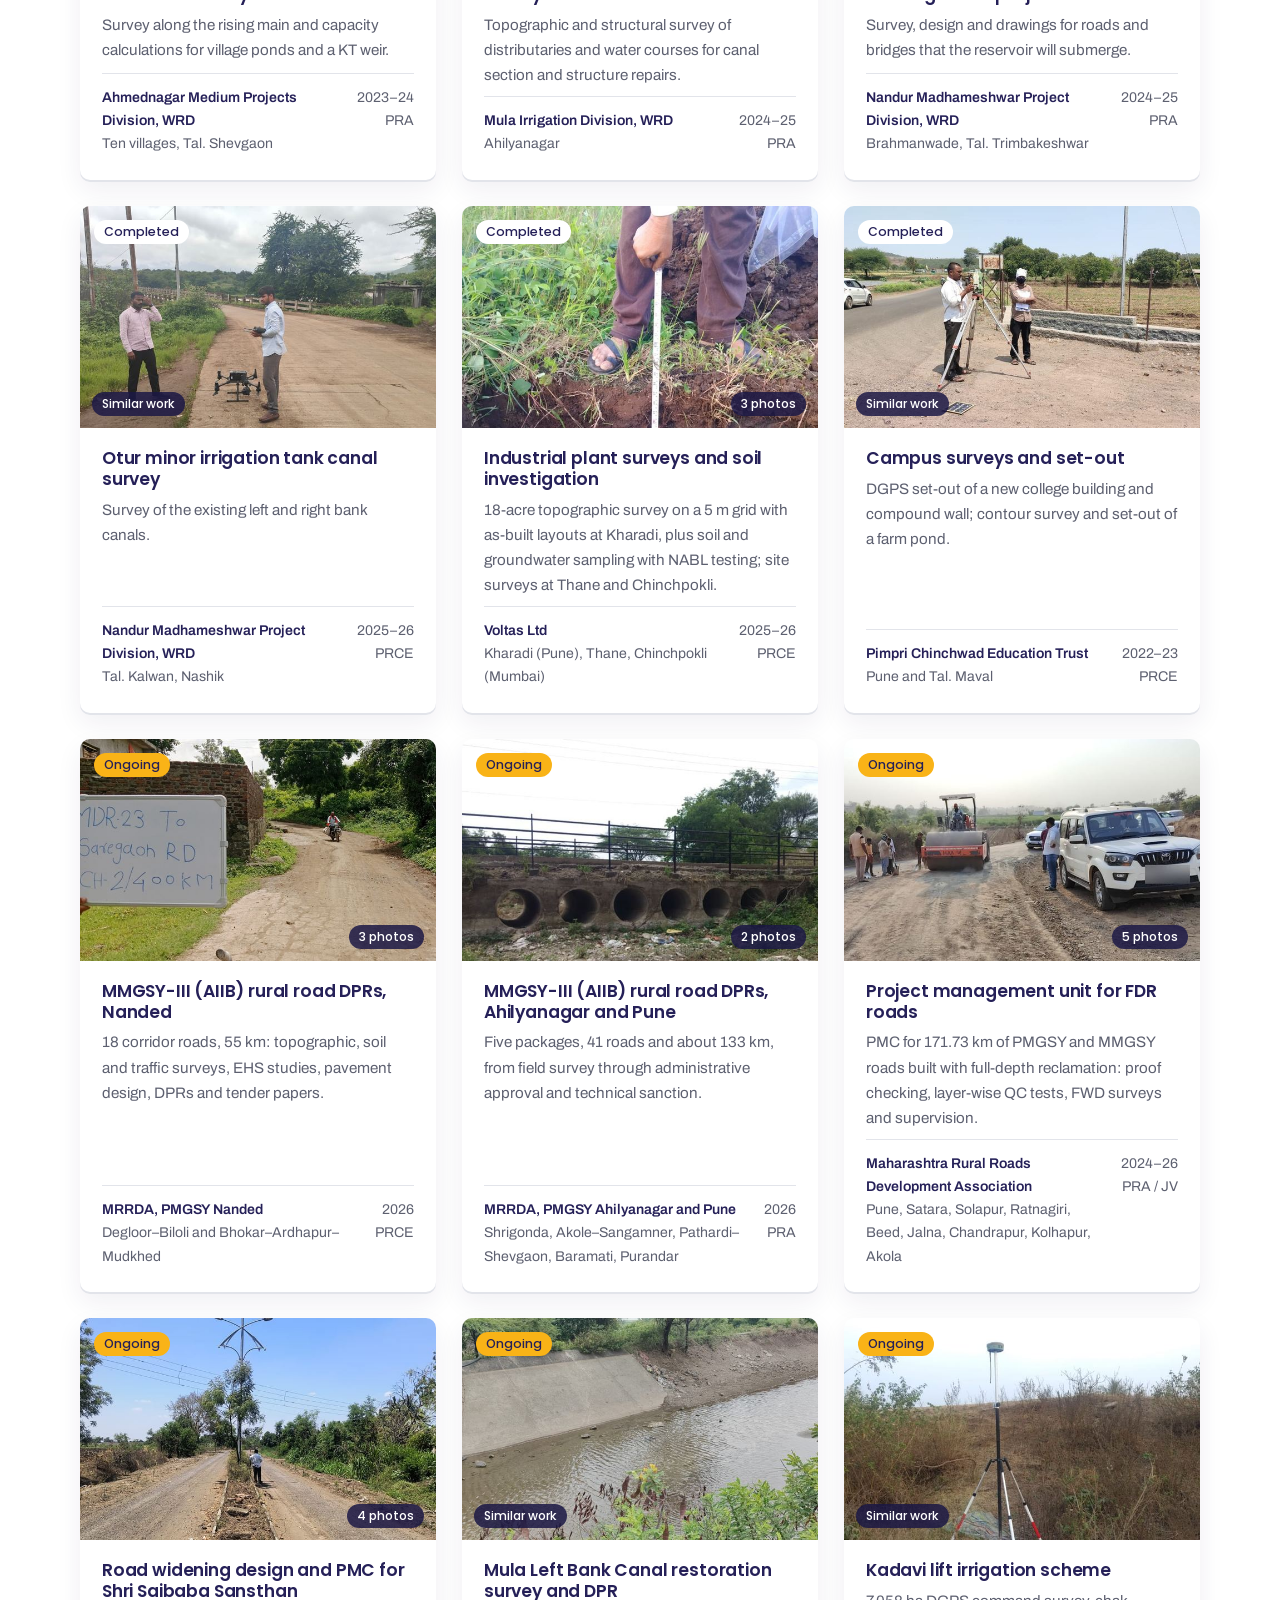
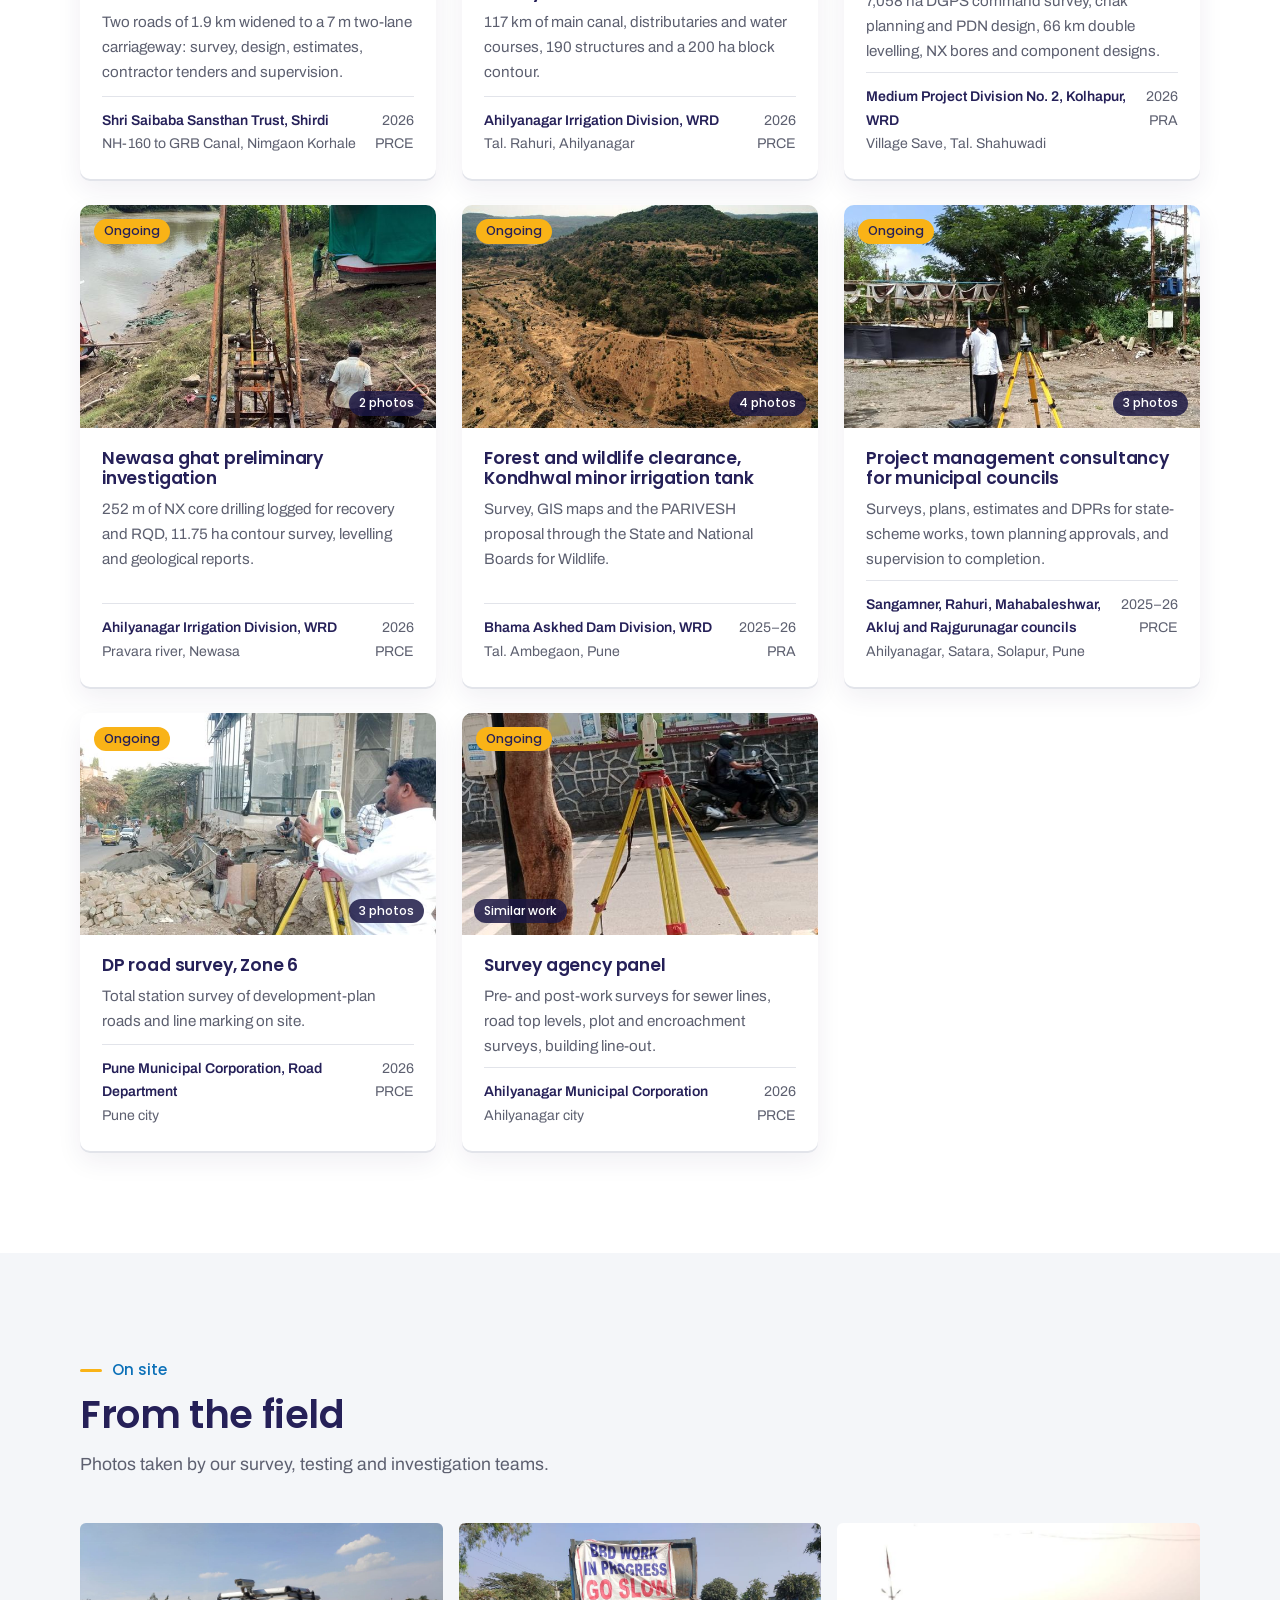
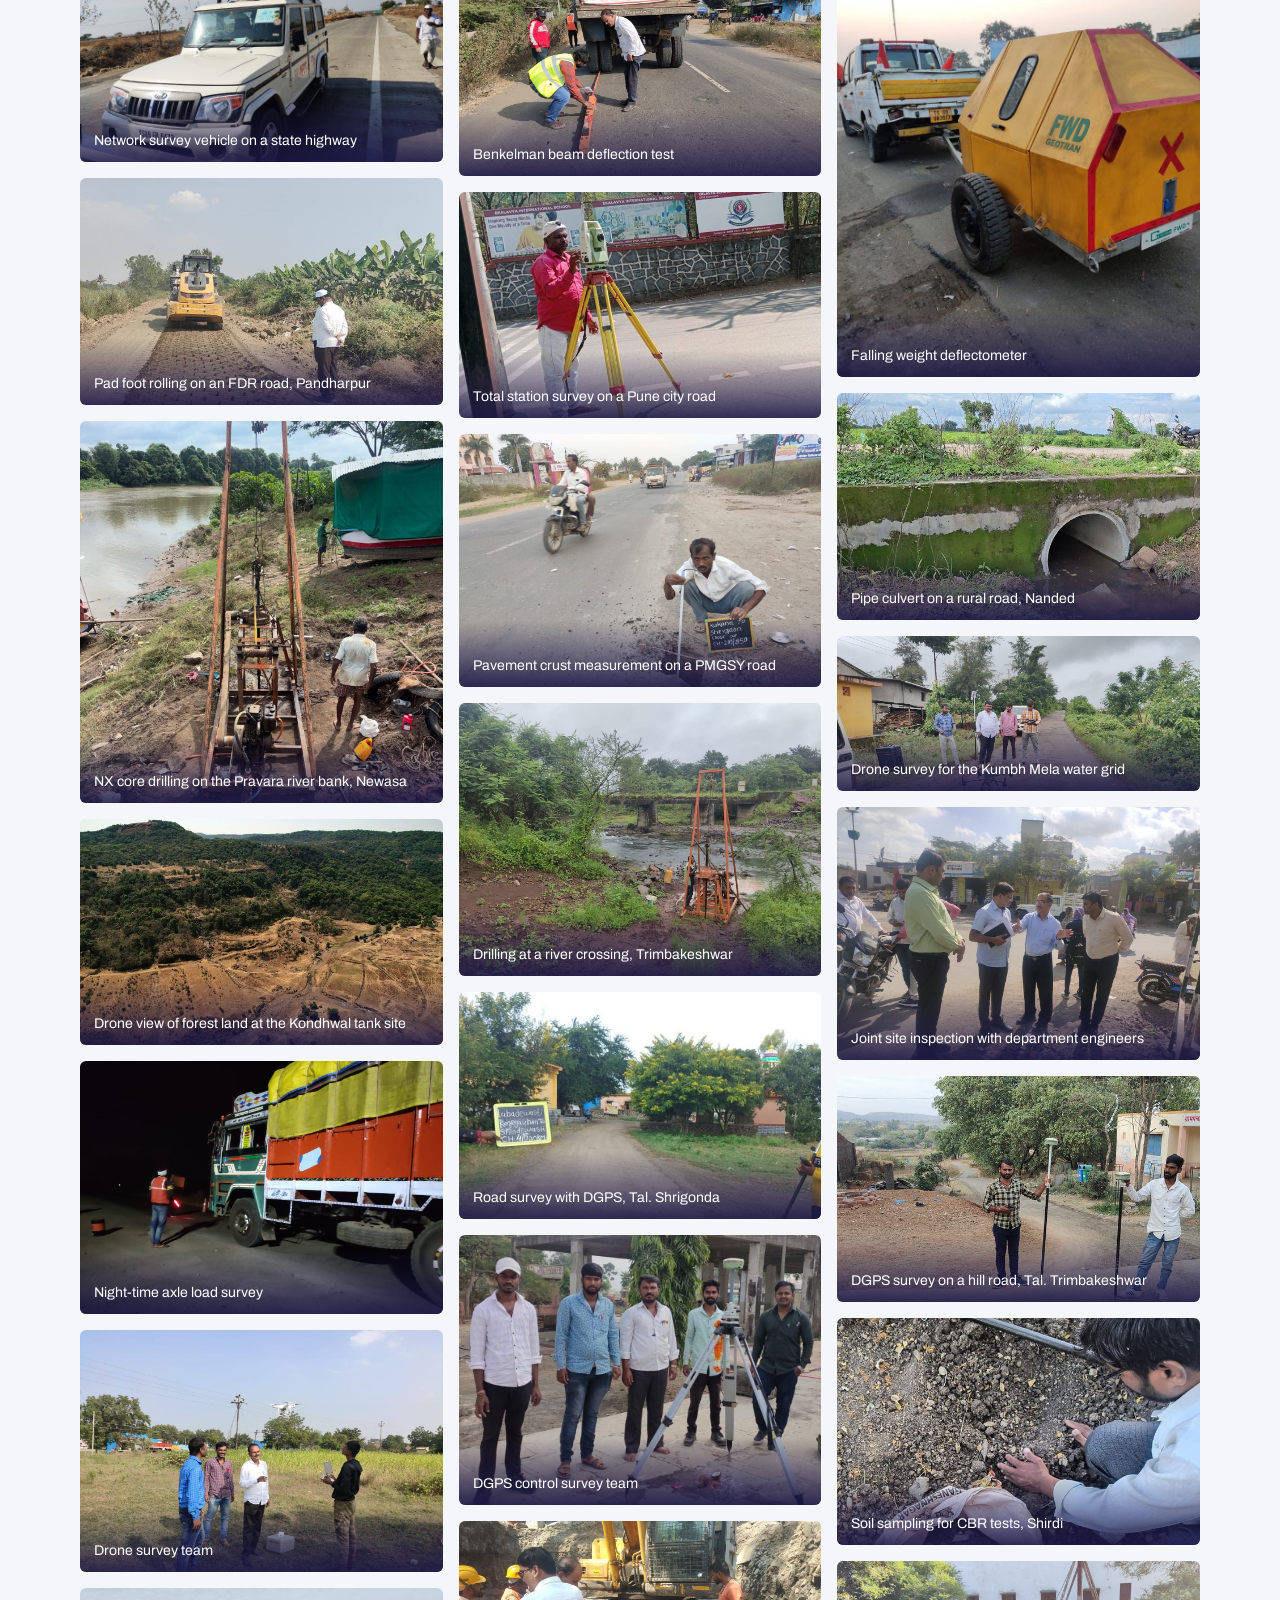
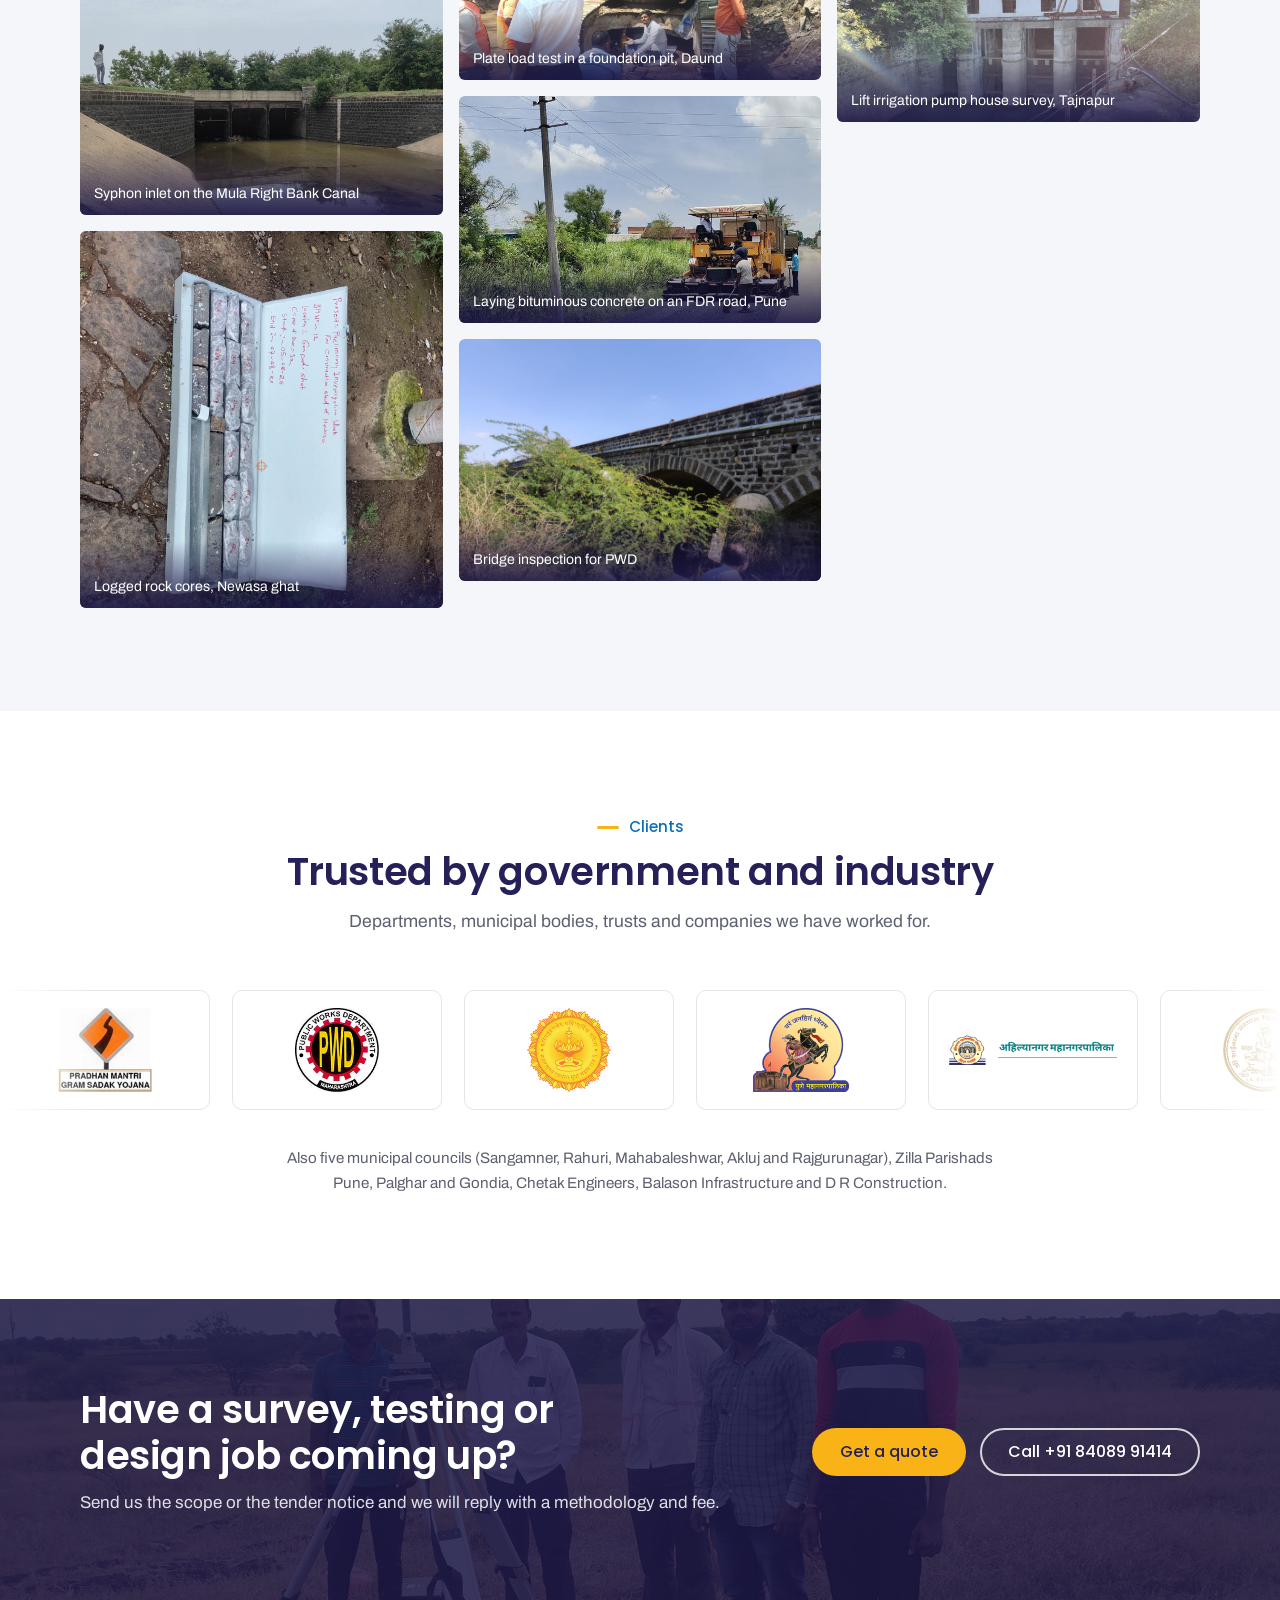
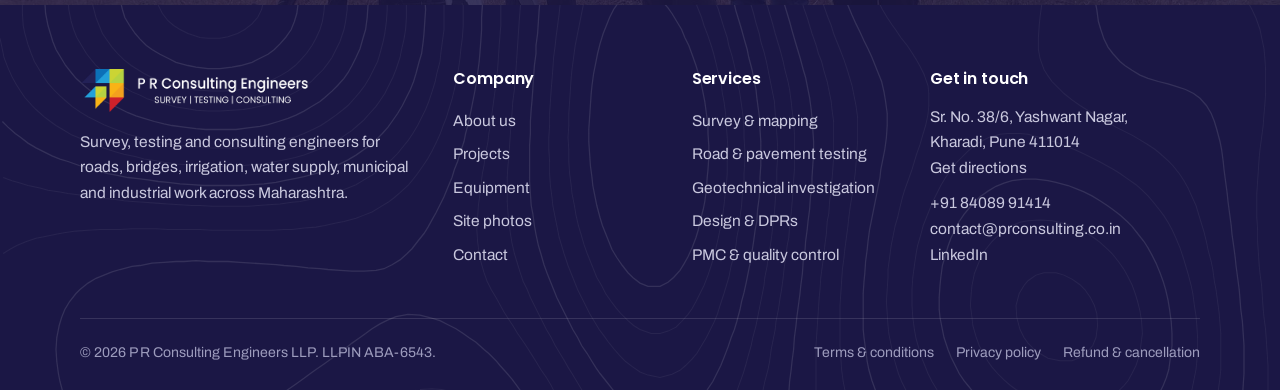
<file: projects.html>
<!DOCTYPE html>
<html lang="en-IN">
<head>
<meta charset="UTF-8">
<meta name="viewport" content="width=device-width, initial-scale=1">
<title>Projects | P R Consulting Engineers LLP</title>
<meta name="description" content="Completed and ongoing survey, testing, design and PMC projects across roads, bridges, irrigation, water supply, municipal and industrial work in Maharashtra.">
<meta property="og:type" content="website">
<meta property="og:site_name" content="P R Consulting Engineers LLP">
<meta property="og:title" content="Projects | P R Consulting Engineers LLP">
<meta property="og:description" content="Completed and ongoing survey, testing, design and PMC projects across roads, bridges, irrigation, water supply, municipal and industrial work in Maharashtra.">
<meta property="og:url" content="https://prconsulting.co.in/projects.html">
<meta property="og:image" content="https://prconsulting.co.in/img/og-prce.jpg">
<link rel="canonical" href="https://prconsulting.co.in/projects.html">
<meta name="theme-color" content="#252058">
<link rel="icon" href="img/brand/favicon-48.png" sizes="48x48" type="image/png">
<link rel="apple-touch-icon" href="img/brand/favicon-192.png">
<link rel="preload" href="fonts/poppins-latin-600-normal.woff2" as="font" type="font/woff2" crossorigin>

<link rel="stylesheet" href="css/style.css">

</head>
<body>
<a class="skip" href="#main">Skip to content</a>
<header class="site-header">
<div class="wrap site-header__inner">
<a class="brand" href="index.html" aria-label="P R Consulting Engineers LLP, home"><img class="brand__mark" src="img/brand/prce-mark.png" alt="" width="240" height="234"><img class="brand__word" src="img/brand/prce-wordmark.png" alt="P R Consulting Engineers, survey, testing, consulting" width="872" height="142"></a>
<button class="menu-btn" type="button" aria-expanded="false" aria-controls="site-nav">Menu</button>
<nav class="nav" id="site-nav" aria-label="Main">
<a href="index.html">Home</a>
<a href="services.html">Services</a>
<a href="projects.html" aria-current="page">Projects</a>
<a href="equipment.html">Equipment</a>
<a href="about.html">About</a>
<a class="btn btn--primary" href="contact.html">Get a quote</a>
</nav>
</div>
</header>
<main id="main">
<section class="banner">
<img src="img/hero-bridge.jpg" alt="" fetchpriority="high">
<div class="wrap">
<p class="crumb"><a href="index.html">Home</a> / Projects</p>
<h1>Projects</h1>
<p>A selection of our work since 2019, completed and ongoing, for P R Consulting Engineers LLP, P R Associates and their joint venture.</p>
</div>
</section>
<section class="section">
<div class="wrap">
<div class="filters" role="group" aria-label="Filter by sector"><button type="button" data-filter="all" aria-pressed="true">All</button><button type="button" data-filter="roads" aria-pressed="false">Roads &amp; highways</button><button type="button" data-filter="bridges" aria-pressed="false">Bridges</button><button type="button" data-filter="water" aria-pressed="false">Irrigation &amp; water resources</button><button type="button" data-filter="supply" aria-pressed="false">Water supply</button><button type="button" data-filter="urban" aria-pressed="false">Urban &amp; municipal</button><button type="button" data-filter="industrial" aria-pressed="false">Industrial &amp; institutional</button></div>
<div class="filters filters--status" role="group" aria-label="Filter by status">
<button type="button" data-status="all" aria-pressed="true">Completed and ongoing</button><button type="button" data-status="done" aria-pressed="false">Completed</button><button type="button" data-status="live" aria-pressed="false">Ongoing</button></div>
<p class="register__count" aria-live="polite"></p>
<div class="projects"><article class="pcard" data-cat="roads" data-status="done">
<a class="pcard__img" href="img/projects/mmgsy2-anagar-1.jpg" data-photos="[[&quot;projects/mmgsy2-anagar-1.jpg&quot;, &quot;Marking chainage on the Ravalgaon–Chintamani Mandir road, Tal. Karjat&quot;], [&quot;projects/mmgsy2-anagar-2.jpg&quot;, &quot;Road inventory at chainage 6/100, Takali–Pategaon–Nimbodi road, Tal. Karjat&quot;], [&quot;projects/mmgsy2-anagar-3.jpg&quot;, &quot;Existing surface at chainage 4/400 on the same road&quot;]]" data-title="MMGSY-II rural road DPRs, Ahilyanagar" aria-label="View 3 photos: MMGSY-II rural road DPRs, Ahilyanagar"><span class="pcard__status">Completed</span><img src="img/projects/mmgsy2-anagar-1-card.jpg" alt="Marking chainage on the Ravalgaon–Chintamani Mandir road, Tal. Karjat" loading="lazy" width="640" height="400"><span class="pcard__count">3 photos</span></a>
<div class="pcard__body">
<h3>MMGSY-II rural road DPRs, Ahilyanagar</h3>
<p>51 roads, 244 km: road, culvert and bridge survey, traffic counts, CBR testing, pavement design, estimates and DPRs.</p>
<div class="pcard__meta"><span><strong>MRRDA, PMGSY Ahilyanagar</strong><br>Ten talukas</span><span>2022–24<br>PRA</span></div>
</div>
</article>
<article class="pcard" data-cat="roads" data-status="done">
<a class="pcard__img" href="img/mrrda-inspection.jpg" data-photos="[[&quot;mrrda-inspection.jpg&quot;, &quot;Survey team with the chainage board on a Batch I road&quot;], [&quot;projects/twt-2.jpg&quot;, &quot;Road inventory with a measuring wheel, Tal. Akole&quot;], [&quot;projects/twt-3.jpg&quot;, &quot;Existing surface before white-topping, Takali Khandeshwari–Shindewadi road, Tal. Karjat&quot;], [&quot;projects/twt-4.jpg&quot;, &quot;Marking chainage 1/670 on the Pargaon–Khetmaliswadi road&quot;]]" data-title="MMGSY-II DPRs with thin white-topping, Ahilyanagar and Pune" aria-label="View 4 photos: MMGSY-II DPRs with thin white-topping, Ahilyanagar and Pune"><span class="pcard__status">Completed</span><img src="img/projects/card-mrrda-inspection.jpg" alt="Survey team with the chainage board on a Batch I road" loading="lazy" width="640" height="400"><span class="pcard__count">4 photos</span></a>
<div class="pcard__body">
<h3>MMGSY-II DPRs with thin white-topping, Ahilyanagar and Pune</h3>
<p>41 roads, 200 km designed with thin white-topping over the existing road.</p>
<div class="pcard__meta"><span><strong>MRRDA, PMGSY Ahilyanagar and Pune</strong><br>Batch I, seven talukas</span><span>2024–26<br>PRA</span></div>
</div>
</article>
<article class="pcard" data-cat="roads" data-status="done">
<a class="pcard__img" href="img/projects/mmgsy2-pune-solapur-1.jpg" data-photos="[[&quot;projects/mmgsy2-pune-solapur-1.jpg&quot;, &quot;Causeway on a village road, Tal. Purandar&quot;], [&quot;projects/mmgsy2-pune-solapur-2.jpg&quot;, &quot;SH-202 to Dhavlas–Bhogewadi road before improvement, Tal. Madha (2022)&quot;], [&quot;projects/mmgsy2-pune-solapur-3.jpg&quot;, &quot;The same road being surfaced in February 2026&quot;], [&quot;projects/mmgsy2-pune-solapur-4.jpg&quot;, &quot;Existing pipe culvert at chainage 13/900&quot;]]" data-title="MMGSY-II DPRs with FDR and cement-treated bases, Pune and Solapur" aria-label="View 4 photos: MMGSY-II DPRs with FDR and cement-treated bases, Pune and Solapur"><span class="pcard__status">Completed</span><img src="img/projects/mmgsy2-pune-solapur-1-card.jpg" alt="Causeway on a village road, Tal. Purandar" loading="lazy" width="640" height="400"><span class="pcard__count">4 photos</span></a>
<div class="pcard__body">
<h3>MMGSY-II DPRs with FDR and cement-treated bases, Pune and Solapur</h3>
<p>35 roads, 199 km designed with full-depth reclamation and cement-treated base layers.</p>
<div class="pcard__meta"><span><strong>MRRDA, PMGSY Pune and Solapur</strong><br>Including research and development roads in Barshi</span><span>2022–26<br>PRA</span></div>
</div>
</article>
<article class="pcard" data-cat="roads" data-status="done">
<a class="pcard__img" href="img/projects/mmgsy3-1.jpg" data-photos="[[&quot;projects/mmgsy3-1.jpg&quot;, &quot;Road inventory on the Koradgaon–Susare road, Tal. Pathardi&quot;], [&quot;projects/mmgsy3-2.jpg&quot;, &quot;Measuring the existing pavement crust in a trial pit&quot;], [&quot;projects/mmgsy3-3.jpg&quot;, &quot;Chainage 5/100 on the same road&quot;]]" data-title="MMGSY-III road DPRs, Ahilyanagar" aria-label="View 3 photos: MMGSY-III road DPRs, Ahilyanagar"><span class="pcard__status">Completed</span><img src="img/projects/mmgsy3-1-card.jpg" alt="Road inventory on the Koradgaon–Susare road, Tal. Pathardi" loading="lazy" width="640" height="400"><span class="pcard__count">3 photos</span></a>
<div class="pcard__body">
<h3>MMGSY-III road DPRs, Ahilyanagar</h3>
<p>140 km of rural roads surveyed, investigated and designed, with culverts and estimates.</p>
<div class="pcard__meta"><span><strong>MRRDA, PMGSY Ahilyanagar</strong><br>Pathardi, Shevgaon, Akole, Karjat-Jamkhed</span><span>2024–26<br>PRA</span></div>
</div>
</article>
<article class="pcard" data-cat="roads bridges" data-status="done">
<a class="pcard__img" href="img/projects/pmgsy3-1.jpg" data-photos="[[&quot;projects/pmgsy3-1.jpg&quot;, &quot;Existing causeway at a proposed bridge site, Tal. Shevgaon&quot;], [&quot;projects/pmgsy3-2.jpg&quot;, &quot;Site visit for the Joharapur bridge, Tal. Shevgaon&quot;], [&quot;projects/pmgsy3-3.jpg&quot;, &quot;Road inventory for the additional roads, Dhorsade–Shahartakali road, Tal. Shevgaon (2025)&quot;]]" data-title="PMGSY-III road and bridge DPRs, Ahilyanagar and Pune" aria-label="View 3 photos: PMGSY-III road and bridge DPRs, Ahilyanagar and Pune"><span class="pcard__status">Completed</span><img src="img/projects/pmgsy3-1-card.jpg" alt="Existing causeway at a proposed bridge site, Tal. Shevgaon" loading="lazy" width="640" height="400"><span class="pcard__count">3 photos</span></a>
<div class="pcard__body">
<h3>PMGSY-III road and bridge DPRs, Ahilyanagar and Pune</h3>
<p>Road DPRs for ten talukas, plus investigation, hydrological survey and DPRs for three bridges.</p>
<div class="pcard__meta"><span><strong>MRRDA, PMGSY Ahilyanagar and Pune</strong><br>Ten talukas</span><span>2020–22<br>PRA</span></div>
</div>
</article>
<article class="pcard" data-cat="bridges" data-status="done">
<a class="pcard__img" href="img/bridge-borehole.jpg" data-photos="[[&quot;bridge-borehole.jpg&quot;, &quot;Trial bore at a bridge site&quot;], [&quot;plate-load-test.jpg&quot;, &quot;Plate load test in a foundation pit, Daund&quot;]]" data-title="MMGSY (ADB) bridge DPRs, Daund and Ahilyanagar" aria-label="View 2 photos: MMGSY (ADB) bridge DPRs, Daund and Ahilyanagar"><span class="pcard__status">Completed</span><img src="img/projects/card-bridge-borehole.jpg" alt="Trial bore at a bridge site" loading="lazy" width="640" height="400"><span class="pcard__count">2 photos</span></a>
<div class="pcard__body">
<h3>MMGSY (ADB) bridge DPRs, Daund and Ahilyanagar</h3>
<p>14 two-lane submersible and minor bridges, 410 m in all: survey, 18 boreholes (165 m) with lab tests for bearing capacity and scour, design and DPRs.</p>
<div class="pcard__meta"><span><strong>MRRDA, PMGSY Pune and Ahilyanagar</strong><br>Daund, Rahata, Rahuri, Shrigonda, Shevgaon</span><span>2025–26<br>PRA</span></div>
</div>
</article>
<article class="pcard" data-cat="roads" data-status="done">
<a class="pcard__img" href="img/dgps-team.jpg" data-photos="[[&quot;dgps-team.jpg&quot;, &quot;Similar work: DGPS control survey team&quot;]]" data-title="Road DPR, SH-211 to Latur district border" aria-label="View a photo of similar work: Road DPR, SH-211 to Latur district border"><span class="pcard__status">Completed</span><img src="img/projects/card-dgps-team.jpg" alt="Similar work: DGPS control survey team" loading="lazy" width="640" height="400"><span class="pcard__similar" title="This photo is from similar work by the group, not from this project.">Similar work</span></a>
<div class="pcard__body">
<h3>Road DPR, SH-211 to Latur district border</h3>
<p>DGPS survey, traffic survey, soil investigation, design and DPR for a state highway link.</p>
<div class="pcard__meta"><span><strong>Chetak Engineers</strong><br>Latur</span><span>2023–24<br>PRCE</span></div>
</div>
</article>
<article class="pcard" data-cat="roads" data-status="done">
<a class="pcard__img" href="img/projects/nsv-1.jpg" data-photos="[[&quot;projects/nsv-1.jpg&quot;, &quot;Network survey vehicle at work, Dhule district&quot;], [&quot;projects/nsv-2.jpg&quot;, &quot;Crew at the vehicle between survey runs&quot;], [&quot;projects/nsv-3.jpg&quot;, &quot;Sensor bar mounted on the front of the vehicle&quot;]]" data-title="Network survey vehicle (NSV) surveys on highways" aria-label="View 3 photos: Network survey vehicle (NSV) surveys on highways"><span class="pcard__status">Completed</span><img src="img/projects/nsv-1-card.jpg" alt="Network survey vehicle at work, Dhule district" loading="lazy" width="640" height="400"><span class="pcard__count">3 photos</span></a>
<div class="pcard__body">
<h3>Network survey vehicle (NSV) surveys on highways</h3>
<p>About 120 km of road condition surveys, before and after construction.</p>
<div class="pcard__meta"><span><strong>D R Construction, Shri S M Autade Pvt Ltd, Balason Infrastructure, V H Khatri</strong><br>NH-66 Panvel–Mahad, SH-204 Barshi–Solapur, NH-61 Ahilyanagar–Jamkhed, NH-160H Dondaicha–Shahada</span><span>2022–23<br>PRCE</span></div>
</div>
</article>
<article class="pcard" data-cat="supply" data-status="done">
<a class="pcard__img" href="img/projects/jjm-1.jpg" data-photos="[[&quot;projects/jjm-1.jpg&quot;, &quot;Existing elevated storage tank, Mhasaroli, Tal. Vikramgad&quot;], [&quot;projects/jjm-2.jpg&quot;, &quot;Existing well recorded for the scheme, Moh&quot;], [&quot;projects/jjm-3.jpg&quot;, &quot;Team at the site of a proposed storage tank, Borande&quot;]]" data-title="Jal Jeevan Mission water supply DPRs" aria-label="View 3 photos: Jal Jeevan Mission water supply DPRs"><span class="pcard__status">Completed</span><img src="img/projects/jjm-1-card.jpg" alt="Existing elevated storage tank, Mhasaroli, Tal. Vikramgad" loading="lazy" width="640" height="400"><span class="pcard__count">3 photos</span></a>
<div class="pcard__body">
<h3>Jal Jeevan Mission water supply DPRs</h3>
<p>Topographic survey, trial bores and geological survey, and pipe distribution network design in WaterGEMS for rural tap water schemes.</p>
<div class="pcard__meta"><span><strong>Zilla Parishads Pune, Palghar and Gondia (Rural Water Supply)</strong><br>91 villages</span><span>2022–23<br>PRA / PRCE</span></div>
</div>
</article>
<article class="pcard" data-cat="supply water" data-status="done">
<a class="pcard__img" href="img/river-crossing-drill.jpg" data-photos="[[&quot;river-crossing-drill.jpg&quot;, &quot;Drilling at a river crossing, Trimbakeshwar&quot;], [&quot;kumbh-drone-survey.jpg&quot;, &quot;Drone survey for the Kumbh Mela water grid&quot;]]" data-title="Water grid survey for Kumbh Mela 2027, Trimbakeshwar" aria-label="View 2 photos: Water grid survey for Kumbh Mela 2027, Trimbakeshwar"><span class="pcard__status">Completed</span><img src="img/projects/card-river-crossing-drill.jpg" alt="Drilling at a river crossing, Trimbakeshwar" loading="lazy" width="640" height="400"><span class="pcard__count">2 photos</span></a>
<div class="pcard__body">
<h3>Water grid survey for Kumbh Mela 2027, Trimbakeshwar</h3>
<p>16 km double levelling, 14 km detailed survey, 100 m of trial bores with core logging, 700 cum trial pits and a geological report for the Godavari intake and talav grid.</p>
<div class="pcard__meta"><span><strong>Nandur Madhameshwar Project Division, WRD</strong><br>Shri Kshetra Trimbakeshwar, Nashik</span><span>2025–26<br>PRCE</span></div>
</div>
</article>
<article class="pcard" data-cat="water" data-status="done">
<a class="pcard__img" href="img/projects/similar-dgps-trimbak.jpg" data-photos="[[&quot;projects/similar-dgps-trimbak.jpg&quot;, &quot;Similar work: DGPS survey for the same division, Tal. Trimbakeshwar&quot;]]" data-title="Command area survey and PDN design, Punegaon Left Bank Canal" aria-label="View a photo of similar work: Command area survey and PDN design, Punegaon Left Bank Canal"><span class="pcard__status">Completed</span><img src="img/projects/similar-dgps-trimbak-card.jpg" alt="Similar work: DGPS survey for the same division, Tal. Trimbakeshwar" loading="lazy" width="640" height="400"><span class="pcard__similar" title="This photo is from similar work by the group, not from this project.">Similar work</span></a>
<div class="pcard__body">
<h3>Command area survey and PDN design, Punegaon Left Bank Canal</h3>
<p>696 ha of command surveyed with georeferencing, chak planning, pipe distribution network design and estimate.</p>
<div class="pcard__meta"><span><strong>Nandur Madhameshwar Project Division, WRD</strong><br>Nashik</span><span>2025<br>PRCE</span></div>
</div>
</article>
<article class="pcard" data-cat="water" data-status="done">
<a class="pcard__img" href="img/field-team-wide.jpg" data-photos="[[&quot;field-team-wide.jpg&quot;, &quot;Similar work: DGPS survey team in the field&quot;]]" data-title="Lakadi–Nimbodi pipe distribution scheme" aria-label="View a photo of similar work: Lakadi–Nimbodi pipe distribution scheme"><span class="pcard__status">Completed</span><img src="img/projects/card-field-team-wide.jpg" alt="Similar work: DGPS survey team in the field" loading="lazy" width="640" height="400"><span class="pcard__similar" title="This photo is from similar work by the group, not from this project.">Similar work</span></a>
<div class="pcard__body">
<h3>Lakadi–Nimbodi pipe distribution scheme</h3>
<p>DGPS survey superimposed on village maps, contours, chak planning and full PDN design.</p>
<div class="pcard__meta"><span><strong>Chetak Engineers</strong><br>Tal. Indapur, Pune</span><span>2023–24<br>PRCE</span></div>
</div>
</article>
<article class="pcard" data-cat="water" data-status="done">
<a class="pcard__img" href="img/lis-pump-house.jpg" data-photos="[[&quot;lis-pump-house.jpg&quot;, &quot;Lift irrigation pump house survey, Tajnapur&quot;], [&quot;projects/tajnapur-2.jpg&quot;, &quot;Existing weir recorded during the survey&quot;]]" data-title="Tajnapur lift irrigation scheme extension survey" aria-label="View 2 photos: Tajnapur lift irrigation scheme extension survey"><span class="pcard__status">Completed</span><img src="img/projects/card-lis-pump-house.jpg" alt="Lift irrigation pump house survey, Tajnapur" loading="lazy" width="640" height="400"><span class="pcard__count">2 photos</span></a>
<div class="pcard__body">
<h3>Tajnapur lift irrigation scheme extension survey</h3>
<p>Survey along the rising main and capacity calculations for village ponds and a KT weir.</p>
<div class="pcard__meta"><span><strong>Ahmednagar Medium Projects Division, WRD</strong><br>Ten villages, Tal. Shevgaon</span><span>2023–24<br>PRA</span></div>
</div>
</article>
<article class="pcard" data-cat="water" data-status="done">
<a class="pcard__img" href="img/projects/mrbc-1.jpg" data-photos="[[&quot;projects/mrbc-1.jpg&quot;, &quot;DGPS survey at a distributary gate, Pathardi branch&quot;], [&quot;projects/mrbc-2.jpg&quot;, &quot;Lined canal at the aqueduct inlet, chainage 41320&quot;], [&quot;projects/mrbc-3.jpg&quot;, &quot;Inlet of the syphon at chainage 3660&quot;]]" data-title="Mula Right Bank Canal restoration survey" aria-label="View 3 photos: Mula Right Bank Canal restoration survey"><span class="pcard__status">Completed</span><img src="img/projects/mrbc-1-card.jpg" alt="DGPS survey at a distributary gate, Pathardi branch" loading="lazy" width="640" height="400"><span class="pcard__count">3 photos</span></a>
<div class="pcard__body">
<h3>Mula Right Bank Canal restoration survey</h3>
<p>Topographic and structural survey of distributaries and water courses for canal section and structure repairs.</p>
<div class="pcard__meta"><span><strong>Mula Irrigation Division, WRD</strong><br>Ahilyanagar</span><span>2024–25<br>PRA</span></div>
</div>
</article>
<article class="pcard" data-cat="water roads bridges" data-status="done">
<a class="pcard__img" href="img/projects/kikavi-1.jpg" data-photos="[[&quot;projects/kikavi-1.jpg&quot;, &quot;Existing bridge on the Trimbakeshwar–Jawhar road&quot;], [&quot;projects/kikavi-2.jpg&quot;, &quot;DGPS survey starting on the Pimplad–Shirgaon road&quot;], [&quot;projects/kikavi-3.jpg&quot;, &quot;Trial pit on the Talwade Trimbak–Devargaon road&quot;]]" data-title="Roads and bridges in the Kikavi drinking water project" aria-label="View 3 photos: Roads and bridges in the Kikavi drinking water project"><span class="pcard__status">Completed</span><img src="img/projects/kikavi-1-card.jpg" alt="Existing bridge on the Trimbakeshwar–Jawhar road" loading="lazy" width="640" height="400"><span class="pcard__count">3 photos</span></a>
<div class="pcard__body">
<h3>Roads and bridges in the Kikavi drinking water project</h3>
<p>Survey, design and drawings for roads and bridges that the reservoir will submerge.</p>
<div class="pcard__meta"><span><strong>Nandur Madhameshwar Project Division, WRD</strong><br>Brahmanwade, Tal. Trimbakeshwar</span><span>2024–25<br>PRA</span></div>
</div>
</article>
<article class="pcard" data-cat="water" data-status="done">
<a class="pcard__img" href="img/projects/similar-drone-kadwa.jpg" data-photos="[[&quot;projects/similar-drone-kadwa.jpg&quot;, &quot;Similar work: Drone survey for the same division, Nashik district&quot;]]" data-title="Otur minor irrigation tank canal survey" aria-label="View a photo of similar work: Otur minor irrigation tank canal survey"><span class="pcard__status">Completed</span><img src="img/projects/similar-drone-kadwa-card.jpg" alt="Similar work: Drone survey for the same division, Nashik district" loading="lazy" width="640" height="400"><span class="pcard__similar" title="This photo is from similar work by the group, not from this project.">Similar work</span></a>
<div class="pcard__body">
<h3>Otur minor irrigation tank canal survey</h3>
<p>Survey of the existing left and right bank canals.</p>
<div class="pcard__meta"><span><strong>Nandur Madhameshwar Project Division, WRD</strong><br>Tal. Kalwan, Nashik</span><span>2025–26<br>PRCE</span></div>
</div>
</article>
<article class="pcard" data-cat="industrial" data-status="done">
<a class="pcard__img" href="img/projects/voltas-1.jpg" data-photos="[[&quot;projects/voltas-1.jpg&quot;, &quot;Measuring the depth of a trial pit, Kharadi&quot;], [&quot;projects/voltas-2.jpg&quot;, &quot;Trial pit opened for soil sampling&quot;], [&quot;projects/voltas-3.jpg&quot;, &quot;Excavating a trial pit&quot;]]" data-title="Industrial plant surveys and soil investigation" aria-label="View 3 photos: Industrial plant surveys and soil investigation"><span class="pcard__status">Completed</span><img src="img/projects/voltas-1-card.jpg" alt="Measuring the depth of a trial pit, Kharadi" loading="lazy" width="640" height="400"><span class="pcard__count">3 photos</span></a>
<div class="pcard__body">
<h3>Industrial plant surveys and soil investigation</h3>
<p>18-acre topographic survey on a 5 m grid with as-built layouts at Kharadi, plus soil and groundwater sampling with NABL testing; site surveys at Thane and Chinchpokli.</p>
<div class="pcard__meta"><span><strong>Voltas Ltd</strong><br>Kharadi (Pune), Thane, Chinchpokli (Mumbai)</span><span>2025–26<br>PRCE</span></div>
</div>
</article>
<article class="pcard" data-cat="industrial" data-status="done">
<a class="pcard__img" href="img/svc-dpr.jpg" data-photos="[[&quot;svc-dpr.jpg&quot;, &quot;Similar work: Total station survey&quot;]]" data-title="Campus surveys and set-out" aria-label="View a photo of similar work: Campus surveys and set-out"><span class="pcard__status">Completed</span><img src="img/projects/card-svc-dpr.jpg" alt="Similar work: Total station survey" loading="lazy" width="640" height="400"><span class="pcard__similar" title="This photo is from similar work by the group, not from this project.">Similar work</span></a>
<div class="pcard__body">
<h3>Campus surveys and set-out</h3>
<p>DGPS set-out of a new college building and compound wall; contour survey and set-out of a farm pond.</p>
<div class="pcard__meta"><span><strong>Pimpri Chinchwad Education Trust</strong><br>Pune and Tal. Maval</span><span>2022–23<br>PRCE</span></div>
</div>
</article>
<article class="pcard" data-cat="roads" data-status="live">
<a class="pcard__img" href="img/projects/aiib-nanded-1.jpg" data-photos="[[&quot;projects/aiib-nanded-1.jpg&quot;, &quot;Road inventory on the MDR-23 to Saregaon road, Tal. Mudkhed&quot;], [&quot;projects/aiib-nanded-2.jpg&quot;, &quot;Pipe culvert at chainage 3/825, SH-268 to Hungunda road&quot;], [&quot;projects/aiib-nanded-3.jpg&quot;, &quot;Community consultation on the SH-268 to Hungunda road&quot;]]" data-title="MMGSY-III (AIIB) rural road DPRs, Nanded" aria-label="View 3 photos: MMGSY-III (AIIB) rural road DPRs, Nanded"><span class="pcard__status pcard__status--live">Ongoing</span><img src="img/projects/aiib-nanded-1-card.jpg" alt="Road inventory on the MDR-23 to Saregaon road, Tal. Mudkhed" loading="lazy" width="640" height="400"><span class="pcard__count">3 photos</span></a>
<div class="pcard__body">
<h3>MMGSY-III (AIIB) rural road DPRs, Nanded</h3>
<p>18 corridor roads, 55 km: topographic, soil and traffic surveys, EHS studies, pavement design, DPRs and tender papers.</p>
<div class="pcard__meta"><span><strong>MRRDA, PMGSY Nanded</strong><br>Degloor–Biloli and Bhokar–Ardhapur–Mudkhed</span><span>2026<br>PRCE</span></div>
</div>
</article>
<article class="pcard" data-cat="roads" data-status="live">
<a class="pcard__img" href="img/projects/aiib-anagar-pune-1.jpg" data-photos="[[&quot;projects/aiib-anagar-pune-1.jpg&quot;, &quot;Pipe causeway on the Pisurti–Mandaki road, Tal. Purandar&quot;], [&quot;projects/aiib-anagar-pune-2.jpg&quot;, &quot;Community meeting on the Pisarve–Malshiras road&quot;]]" data-title="MMGSY-III (AIIB) rural road DPRs, Ahilyanagar and Pune" aria-label="View 2 photos: MMGSY-III (AIIB) rural road DPRs, Ahilyanagar and Pune"><span class="pcard__status pcard__status--live">Ongoing</span><img src="img/projects/aiib-anagar-pune-1-card.jpg" alt="Pipe causeway on the Pisurti–Mandaki road, Tal. Purandar" loading="lazy" width="640" height="400"><span class="pcard__count">2 photos</span></a>
<div class="pcard__body">
<h3>MMGSY-III (AIIB) rural road DPRs, Ahilyanagar and Pune</h3>
<p>Five packages, 41 roads and about 133 km, from field survey through administrative approval and technical sanction.</p>
<div class="pcard__meta"><span><strong>MRRDA, PMGSY Ahilyanagar and Pune</strong><br>Shrigonda, Akole–Sangamner, Pathardi–Shevgaon, Baramati, Purandar</span><span>2026<br>PRA</span></div>
</div>
</article>
<article class="pcard" data-cat="roads" data-status="live">
<a class="pcard__img" href="img/projects/fdr-pmu-1.jpg" data-photos="[[&quot;projects/fdr-pmu-1.jpg&quot;, &quot;Smooth-wheel rolling on the Kesnand–Hingangaon road, Pune&quot;], [&quot;projects/fdr-pmu-2.jpg&quot;, &quot;Pad foot rolling on the Deshmukhwasti–Kanhapuri road, Pandharpur&quot;], [&quot;projects/fdr-pmu-3.jpg&quot;, &quot;Collecting material for the job-mix formula, Barshi&quot;], [&quot;projects/fdr-pmu-4.jpg&quot;, &quot;Laying bituminous concrete on the Pargaon–Lakhangaon road, Pune&quot;], [&quot;projects/fdr-pmu-5.jpg&quot;, &quot;Core cutting at chainage 1/850 to check the finished layers&quot;]]" data-title="Project management unit for FDR roads" aria-label="View 5 photos: Project management unit for FDR roads"><span class="pcard__status pcard__status--live">Ongoing</span><img src="img/projects/fdr-pmu-1-card.jpg" alt="Smooth-wheel rolling on the Kesnand–Hingangaon road, Pune" loading="lazy" width="640" height="400"><span class="pcard__count">5 photos</span></a>
<div class="pcard__body">
<h3>Project management unit for FDR roads</h3>
<p>PMC for 171.73 km of PMGSY and MMGSY roads built with full-depth reclamation: proof checking, layer-wise QC tests, FWD surveys and supervision.</p>
<div class="pcard__meta"><span><strong>Maharashtra Rural Roads Development Association</strong><br>Pune, Satara, Solapur, Ratnagiri, Beed, Jalna, Chandrapur, Kolhapur, Akola</span><span>2024–26<br>PRA / JV</span></div>
</div>
</article>
<article class="pcard" data-cat="roads urban" data-status="live">
<a class="pcard__img" href="img/projects/sai-sansthan-2.jpg" data-photos="[[&quot;projects/sai-sansthan-2.jpg&quot;, &quot;Existing road at chainage 1/700&quot;], [&quot;projects/sai-sansthan-3.jpg&quot;, &quot;Collecting a soil sample for CBR testing&quot;], [&quot;projects/sai-sansthan-4.jpg&quot;, &quot;DGPS control point for the survey&quot;], [&quot;projects/sai-sansthan-1.jpg&quot;, &quot;3D view of a typical cross-section from the DPR&quot;]]" data-title="Road widening design and PMC for Shri Saibaba Sansthan" aria-label="View 4 photos: Road widening design and PMC for Shri Saibaba Sansthan"><span class="pcard__status pcard__status--live">Ongoing</span><img src="img/projects/sai-sansthan-2-card.jpg" alt="Existing road at chainage 1/700" loading="lazy" width="640" height="400"><span class="pcard__count">4 photos</span></a>
<div class="pcard__body">
<h3>Road widening design and PMC for Shri Saibaba Sansthan</h3>
<p>Two roads of 1.9 km widened to a 7 m two-lane carriageway: survey, design, estimates, contractor tenders and supervision.</p>
<div class="pcard__meta"><span><strong>Shri Saibaba Sansthan Trust, Shirdi</strong><br>NH-160 to GRB Canal, Nimgaon Korhale</span><span>2026<br>PRCE</span></div>
</div>
</article>
<article class="pcard" data-cat="water" data-status="live">
<a class="pcard__img" href="img/projects/similar-mula-canal.jpg" data-photos="[[&quot;projects/similar-mula-canal.jpg&quot;, &quot;Similar work: Mula Right Bank Canal, surveyed by the group in 2024–25&quot;]]" data-title="Mula Left Bank Canal restoration survey and DPR" aria-label="View a photo of similar work: Mula Left Bank Canal restoration survey and DPR"><span class="pcard__status pcard__status--live">Ongoing</span><img src="img/projects/similar-mula-canal-card.jpg" alt="Similar work: Mula Right Bank Canal, surveyed by the group in 2024–25" loading="lazy" width="640" height="400"><span class="pcard__similar" title="This photo is from similar work by the group, not from this project.">Similar work</span></a>
<div class="pcard__body">
<h3>Mula Left Bank Canal restoration survey and DPR</h3>
<p>117 km of main canal, distributaries and water courses, 190 structures and a 200 ha block contour.</p>
<div class="pcard__meta"><span><strong>Ahilyanagar Irrigation Division, WRD</strong><br>Tal. Rahuri, Ahilyanagar</span><span>2026<br>PRCE</span></div>
</div>
</article>
<article class="pcard" data-cat="water" data-status="live">
<a class="pcard__img" href="img/projects/similar-dgps-base.jpg" data-photos="[[&quot;projects/similar-dgps-base.jpg&quot;, &quot;Similar work: DGPS rover on an irrigation survey, Ahilyanagar&quot;]]" data-title="Kadavi lift irrigation scheme" aria-label="View a photo of similar work: Kadavi lift irrigation scheme"><span class="pcard__status pcard__status--live">Ongoing</span><img src="img/projects/similar-dgps-base-card.jpg" alt="Similar work: DGPS rover on an irrigation survey, Ahilyanagar" loading="lazy" width="640" height="400"><span class="pcard__similar" title="This photo is from similar work by the group, not from this project.">Similar work</span></a>
<div class="pcard__body">
<h3>Kadavi lift irrigation scheme</h3>
<p>7,058 ha DGPS command survey, chak planning and PDN design, 66 km double levelling, NX bores and component designs.</p>
<div class="pcard__meta"><span><strong>Medium Project Division No. 2, Kolhapur, WRD</strong><br>Village Save, Tal. Shahuwadi</span><span>2026<br>PRA</span></div>
</div>
</article>
<article class="pcard" data-cat="water urban" data-status="live">
<a class="pcard__img" href="img/newasa-drilling.jpg" data-photos="[[&quot;newasa-drilling.jpg&quot;, &quot;NX core drilling on the Pravara river bank, Newasa&quot;], [&quot;newasa-cores.jpg&quot;, &quot;Logged rock cores, Newasa ghat&quot;]]" data-title="Newasa ghat preliminary investigation" aria-label="View 2 photos: Newasa ghat preliminary investigation"><span class="pcard__status pcard__status--live">Ongoing</span><img src="img/projects/card-newasa-drilling.jpg" alt="NX core drilling on the Pravara river bank, Newasa" loading="lazy" width="640" height="400"><span class="pcard__count">2 photos</span></a>
<div class="pcard__body">
<h3>Newasa ghat preliminary investigation</h3>
<p>252 m of NX core drilling logged for recovery and RQD, 11.75 ha contour survey, levelling and geological reports.</p>
<div class="pcard__meta"><span><strong>Ahilyanagar Irrigation Division, WRD</strong><br>Pravara river, Newasa</span><span>2026<br>PRCE</span></div>
</div>
</article>
<article class="pcard" data-cat="water" data-status="live">
<a class="pcard__img" href="img/projects/kondhwal-1.jpg" data-photos="[[&quot;projects/kondhwal-1.jpg&quot;, &quot;Drone view of the tank site, Tal. Ambegaon&quot;], [&quot;projects/kondhwal-2.jpg&quot;, &quot;DGPS check on a benchmark at the tank site&quot;], [&quot;projects/kondhwal-3.jpg&quot;, &quot;Hills around the tank site during the survey check&quot;], [&quot;projects/kondhwal-4.jpg&quot;, &quot;Forest land beside the tank site, from the drone&quot;]]" data-title="Forest and wildlife clearance, Kondhwal minor irrigation tank" aria-label="View 4 photos: Forest and wildlife clearance, Kondhwal minor irrigation tank"><span class="pcard__status pcard__status--live">Ongoing</span><img src="img/projects/kondhwal-1-card.jpg" alt="Drone view of the tank site, Tal. Ambegaon" loading="lazy" width="640" height="400"><span class="pcard__count">4 photos</span></a>
<div class="pcard__body">
<h3>Forest and wildlife clearance, Kondhwal minor irrigation tank</h3>
<p>Survey, GIS maps and the PARIVESH proposal through the State and National Boards for Wildlife.</p>
<div class="pcard__meta"><span><strong>Bhama Askhed Dam Division, WRD</strong><br>Tal. Ambegaon, Pune</span><span>2025–26<br>PRA</span></div>
</div>
</article>
<article class="pcard" data-cat="urban" data-status="live">
<a class="pcard__img" href="img/projects/pmc-councils-1.jpg" data-photos="[[&quot;projects/pmc-councils-1.jpg&quot;, &quot;Survey for the Sakav bridge and garden, Rajgurunagar&quot;], [&quot;projects/pmc-councils-2.jpg&quot;, &quot;Survey along a compound wall, Rajgurunagar&quot;], [&quot;projects/pmc-councils-3.jpg&quot;, &quot;Survey on a paved lane near the Sakav bridge&quot;]]" data-title="Project management consultancy for municipal councils" aria-label="View 3 photos: Project management consultancy for municipal councils"><span class="pcard__status pcard__status--live">Ongoing</span><img src="img/projects/pmc-councils-1-card.jpg" alt="Survey for the Sakav bridge and garden, Rajgurunagar" loading="lazy" width="640" height="400"><span class="pcard__count">3 photos</span></a>
<div class="pcard__body">
<h3>Project management consultancy for municipal councils</h3>
<p>Surveys, plans, estimates and DPRs for state-scheme works, town planning approvals, and supervision to completion.</p>
<div class="pcard__meta"><span><strong>Sangamner, Rahuri, Mahabaleshwar, Akluj and Rajgurunagar councils</strong><br>Ahilyanagar, Satara, Solapur, Pune</span><span>2025–26<br>PRCE</span></div>
</div>
</article>
<article class="pcard" data-cat="urban" data-status="live">
<a class="pcard__img" href="img/projects/zone6-1.jpg" data-photos="[[&quot;projects/zone6-1.jpg&quot;, &quot;Total station survey on a development plan road, Pune&quot;], [&quot;projects/zone6-2.jpg&quot;, &quot;Survey on the NH-48 service road&quot;], [&quot;projects/zone6-3.jpg&quot;, &quot;Rajaram bridge development plan road&quot;]]" data-title="DP road survey, Zone 6" aria-label="View 3 photos: DP road survey, Zone 6"><span class="pcard__status pcard__status--live">Ongoing</span><img src="img/projects/zone6-1-card.jpg" alt="Total station survey on a development plan road, Pune" loading="lazy" width="640" height="400"><span class="pcard__count">3 photos</span></a>
<div class="pcard__body">
<h3>DP road survey, Zone 6</h3>
<p>Total station survey of development-plan roads and line marking on site.</p>
<div class="pcard__meta"><span><strong>Pune Municipal Corporation, Road Department</strong><br>Pune city</span><span>2026<br>PRCE</span></div>
</div>
</article>
<article class="pcard" data-cat="urban" data-status="live">
<a class="pcard__img" href="img/projects/similar-ts-city.jpg" data-photos="[[&quot;projects/similar-ts-city.jpg&quot;, &quot;Similar work: Total station set up on a city road, Pune&quot;]]" data-title="Survey agency panel" aria-label="View a photo of similar work: Survey agency panel"><span class="pcard__status pcard__status--live">Ongoing</span><img src="img/projects/similar-ts-city-card.jpg" alt="Similar work: Total station set up on a city road, Pune" loading="lazy" width="640" height="400"><span class="pcard__similar" title="This photo is from similar work by the group, not from this project.">Similar work</span></a>
<div class="pcard__body">
<h3>Survey agency panel</h3>
<p>Pre- and post-work surveys for sewer lines, road top levels, plot and encroachment surveys, building line-out.</p>
<div class="pcard__meta"><span><strong>Ahilyanagar Municipal Corporation</strong><br>Ahilyanagar city</span><span>2026<br>PRCE</span></div>
</div>
</article></div>
</div>
</section>
<section class="section section--soft" id="field">
<div class="wrap">
<div class="section-head"><span class="kicker">On site</span><h2>From the field</h2><p>Photos taken by our survey, testing and investigation teams.</p></div>
<div class="gallery"><figure><a href="img/hero-nsv.jpg" data-set="field" data-caption="Network survey vehicle on a state highway"><img src="img/hero-nsv.jpg" alt="Network survey vehicle on a state highway" loading="lazy"></a><figcaption>Network survey vehicle on a state highway</figcaption></figure>
<figure><a href="img/projects/fdr-pmu-2.jpg" data-set="field" data-caption="Pad foot rolling on an FDR road, Pandharpur"><img src="img/projects/fdr-pmu-2-card.jpg" alt="Pad foot rolling on an FDR road, Pandharpur" loading="lazy"></a><figcaption>Pad foot rolling on an FDR road, Pandharpur</figcaption></figure>
<figure><a href="img/newasa-drilling.jpg" data-set="field" data-caption="NX core drilling on the Pravara river bank, Newasa"><img src="img/newasa-drilling.jpg" alt="NX core drilling on the Pravara river bank, Newasa" loading="lazy"></a><figcaption>NX core drilling on the Pravara river bank, Newasa</figcaption></figure>
<figure><a href="img/projects/kondhwal-4.jpg" data-set="field" data-caption="Drone view of forest land at the Kondhwal tank site"><img src="img/projects/kondhwal-4-card.jpg" alt="Drone view of forest land at the Kondhwal tank site" loading="lazy"></a><figcaption>Drone view of forest land at the Kondhwal tank site</figcaption></figure>
<figure><a href="img/test-axle-night.jpg" data-set="field" data-caption="Night-time axle load survey"><img src="img/test-axle-night.jpg" alt="Night-time axle load survey" loading="lazy"></a><figcaption>Night-time axle load survey</figcaption></figure>
<figure><a href="img/svc-drone.jpg" data-set="field" data-caption="Drone survey team"><img src="img/svc-drone.jpg" alt="Drone survey team" loading="lazy"></a><figcaption>Drone survey team</figcaption></figure>
<figure><a href="img/projects/mrbc-3.jpg" data-set="field" data-caption="Syphon inlet on the Mula Right Bank Canal"><img src="img/projects/mrbc-3-card.jpg" alt="Syphon inlet on the Mula Right Bank Canal" loading="lazy"></a><figcaption>Syphon inlet on the Mula Right Bank Canal</figcaption></figure>
<figure><a href="img/newasa-cores.jpg" data-set="field" data-caption="Logged rock cores, Newasa ghat"><img src="img/newasa-cores.jpg" alt="Logged rock cores, Newasa ghat" loading="lazy"></a><figcaption>Logged rock cores, Newasa ghat</figcaption></figure>
<figure><a href="img/test-bbd.jpg" data-set="field" data-caption="Benkelman beam deflection test"><img src="img/test-bbd.jpg" alt="Benkelman beam deflection test" loading="lazy"></a><figcaption>Benkelman beam deflection test</figcaption></figure>
<figure><a href="img/projects/zone6-2.jpg" data-set="field" data-caption="Total station survey on a Pune city road"><img src="img/projects/zone6-2-card.jpg" alt="Total station survey on a Pune city road" loading="lazy"></a><figcaption>Total station survey on a Pune city road</figcaption></figure>
<figure><a href="img/pavement-pit.jpg" data-set="field" data-caption="Pavement crust measurement on a PMGSY road"><img src="img/pavement-pit.jpg" alt="Pavement crust measurement on a PMGSY road" loading="lazy"></a><figcaption>Pavement crust measurement on a PMGSY road</figcaption></figure>
<figure><a href="img/river-crossing-drill.jpg" data-set="field" data-caption="Drilling at a river crossing, Trimbakeshwar"><img src="img/river-crossing-drill.jpg" alt="Drilling at a river crossing, Trimbakeshwar" loading="lazy"></a><figcaption>Drilling at a river crossing, Trimbakeshwar</figcaption></figure>
<figure><a href="img/projects/field-shrigonda-survey.jpg" data-set="field" data-caption="Road survey with DGPS, Tal. Shrigonda"><img src="img/projects/field-shrigonda-survey-card.jpg" alt="Road survey with DGPS, Tal. Shrigonda" loading="lazy"></a><figcaption>Road survey with DGPS, Tal. Shrigonda</figcaption></figure>
<figure><a href="img/dgps-team.jpg" data-set="field" data-caption="DGPS control survey team"><img src="img/dgps-team.jpg" alt="DGPS control survey team" loading="lazy"></a><figcaption>DGPS control survey team</figcaption></figure>
<figure><a href="img/plate-load-test.jpg" data-set="field" data-caption="Plate load test in a foundation pit, Daund"><img src="img/plate-load-test.jpg" alt="Plate load test in a foundation pit, Daund" loading="lazy"></a><figcaption>Plate load test in a foundation pit, Daund</figcaption></figure>
<figure><a href="img/projects/fdr-pmu-4.jpg" data-set="field" data-caption="Laying bituminous concrete on an FDR road, Pune"><img src="img/projects/fdr-pmu-4-card.jpg" alt="Laying bituminous concrete on an FDR road, Pune" loading="lazy"></a><figcaption>Laying bituminous concrete on an FDR road, Pune</figcaption></figure>
<figure><a href="img/hero-bridge.jpg" data-set="field" data-caption="Bridge inspection for PWD"><img src="img/hero-bridge.jpg" alt="Bridge inspection for PWD" loading="lazy"></a><figcaption>Bridge inspection for PWD</figcaption></figure>
<figure><a href="img/test-fwd.jpg" data-set="field" data-caption="Falling weight deflectometer"><img src="img/test-fwd.jpg" alt="Falling weight deflectometer" loading="lazy"></a><figcaption>Falling weight deflectometer</figcaption></figure>
<figure><a href="img/projects/aiib-nanded-2.jpg" data-set="field" data-caption="Pipe culvert on a rural road, Nanded"><img src="img/projects/aiib-nanded-2-card.jpg" alt="Pipe culvert on a rural road, Nanded" loading="lazy"></a><figcaption>Pipe culvert on a rural road, Nanded</figcaption></figure>
<figure><a href="img/kumbh-drone-survey.jpg" data-set="field" data-caption="Drone survey for the Kumbh Mela water grid"><img src="img/kumbh-drone-survey.jpg" alt="Drone survey for the Kumbh Mela water grid" loading="lazy"></a><figcaption>Drone survey for the Kumbh Mela water grid</figcaption></figure>
<figure><a href="img/svc-pmc.jpg" data-set="field" data-caption="Joint site inspection with department engineers"><img src="img/svc-pmc.jpg" alt="Joint site inspection with department engineers" loading="lazy"></a><figcaption>Joint site inspection with department engineers</figcaption></figure>
<figure><a href="img/projects/kikavi-2.jpg" data-set="field" data-caption="DGPS survey on a hill road, Tal. Trimbakeshwar"><img src="img/projects/kikavi-2-card.jpg" alt="DGPS survey on a hill road, Tal. Trimbakeshwar" loading="lazy"></a><figcaption>DGPS survey on a hill road, Tal. Trimbakeshwar</figcaption></figure>
<figure><a href="img/projects/sai-sansthan-3.jpg" data-set="field" data-caption="Soil sampling for CBR tests, Shirdi"><img src="img/projects/sai-sansthan-3-card.jpg" alt="Soil sampling for CBR tests, Shirdi" loading="lazy"></a><figcaption>Soil sampling for CBR tests, Shirdi</figcaption></figure>
<figure><a href="img/lis-pump-house.jpg" data-set="field" data-caption="Lift irrigation pump house survey, Tajnapur"><img src="img/lis-pump-house.jpg" alt="Lift irrigation pump house survey, Tajnapur" loading="lazy"></a><figcaption>Lift irrigation pump house survey, Tajnapur</figcaption></figure></div>
</div>
</section>
<section class="section">
<div class="wrap">
<div class="section-head section-head--center"><span class="kicker">Clients</span><h2>Trusted by government and industry</h2>
<p>Departments, municipal bodies, trusts and companies we have worked for.</p></div>
</div>
<div class="marquee" role="region" aria-label="Client logos"><div class="marquee__track"><div class="marquee__group"><div class="logo-card"><img src="img/clients/pmgsy.png" alt="Pradhan Mantri Gram Sadak Yojana (MRRDA)" title="Pradhan Mantri Gram Sadak Yojana (MRRDA)" loading="lazy"></div><div class="logo-card"><img src="img/clients/pwd.png" alt="Public Works Department, Maharashtra" title="Public Works Department, Maharashtra" loading="lazy"></div><div class="logo-card"><img src="img/clients/maharashtra.png" alt="Water Resources Department, Government of Maharashtra" title="Water Resources Department, Government of Maharashtra" loading="lazy"></div><div class="logo-card"><img src="img/clients/pmc.png" alt="Pune Municipal Corporation" title="Pune Municipal Corporation" loading="lazy"></div><div class="logo-card"><img src="img/clients/amc.png" alt="Ahilyanagar Municipal Corporation" title="Ahilyanagar Municipal Corporation" loading="lazy"></div><div class="logo-card"><img src="img/clients/saibaba.png" alt="Shri Saibaba Sansthan Trust, Shirdi" title="Shri Saibaba Sansthan Trust, Shirdi" loading="lazy"></div><div class="logo-card"><img src="img/clients/zp-ahmednagar.png" alt="Zilla Parishad Ahmednagar" title="Zilla Parishad Ahmednagar" loading="lazy"></div><div class="logo-card"><img src="img/clients/zp-solapur.png" alt="Zilla Parishad Solapur" title="Zilla Parishad Solapur" loading="lazy"></div><div class="logo-card"><img src="img/clients/voltas.png" alt="Voltas Ltd" title="Voltas Ltd" loading="lazy"></div><div class="logo-card"><img src="img/clients/pcet.png" alt="Pimpri Chinchwad Education Trust" title="Pimpri Chinchwad Education Trust" loading="lazy"></div><div class="logo-card"><img src="img/clients/mitadt.png" alt="MIT Art, Design and Technology University" title="MIT Art, Design and Technology University" loading="lazy"></div><div class="logo-card"><img src="img/clients/njs.png" alt="NJS Engineers India" title="NJS Engineers India" loading="lazy"></div><div class="logo-card"><img src="img/clients/nhai.png" alt="National Highways Authority of India" title="National Highways Authority of India" loading="lazy"></div><div class="logo-card"><img src="img/clients/lokmangal.png" alt="Lokmangal Group" title="Lokmangal Group" loading="lazy"></div><div class="logo-card"><img src="img/clients/autade.png" alt="Shri S M Autade Infra" title="Shri S M Autade Infra" loading="lazy"></div></div><div class="marquee__group" aria-hidden="true"><div class="logo-card"><img src="img/clients/pmgsy.png" alt="" title="Pradhan Mantri Gram Sadak Yojana (MRRDA)" loading="lazy"></div><div class="logo-card"><img src="img/clients/pwd.png" alt="" title="Public Works Department, Maharashtra" loading="lazy"></div><div class="logo-card"><img src="img/clients/maharashtra.png" alt="" title="Water Resources Department, Government of Maharashtra" loading="lazy"></div><div class="logo-card"><img src="img/clients/pmc.png" alt="" title="Pune Municipal Corporation" loading="lazy"></div><div class="logo-card"><img src="img/clients/amc.png" alt="" title="Ahilyanagar Municipal Corporation" loading="lazy"></div><div class="logo-card"><img src="img/clients/saibaba.png" alt="" title="Shri Saibaba Sansthan Trust, Shirdi" loading="lazy"></div><div class="logo-card"><img src="img/clients/zp-ahmednagar.png" alt="" title="Zilla Parishad Ahmednagar" loading="lazy"></div><div class="logo-card"><img src="img/clients/zp-solapur.png" alt="" title="Zilla Parishad Solapur" loading="lazy"></div><div class="logo-card"><img src="img/clients/voltas.png" alt="" title="Voltas Ltd" loading="lazy"></div><div class="logo-card"><img src="img/clients/pcet.png" alt="" title="Pimpri Chinchwad Education Trust" loading="lazy"></div><div class="logo-card"><img src="img/clients/mitadt.png" alt="" title="MIT Art, Design and Technology University" loading="lazy"></div><div class="logo-card"><img src="img/clients/njs.png" alt="" title="NJS Engineers India" loading="lazy"></div><div class="logo-card"><img src="img/clients/nhai.png" alt="" title="National Highways Authority of India" loading="lazy"></div><div class="logo-card"><img src="img/clients/lokmangal.png" alt="" title="Lokmangal Group" loading="lazy"></div><div class="logo-card"><img src="img/clients/autade.png" alt="" title="Shri S M Autade Infra" loading="lazy"></div></div></div></div>
<div class="wrap"><p class="client-names">Also five municipal councils (Sangamner, Rahuri, Mahabaleshwar, Akluj and Rajgurunagar), Zilla Parishads Pune, Palghar and Gondia, Chetak Engineers, Balason Infrastructure and D R Construction.</p></div>
</section>
<section class="cta">
<div class="cta__bg"><img src="img/field-team-wide.jpg" alt="" loading="lazy"></div>
<div class="wrap">
<div><h2>Have a survey, testing or design job coming up?</h2>
<p>Send us the scope or the tender notice and we will reply with a methodology and fee.</p></div>
<div class="cta__actions"><a class="btn btn--primary" href="contact.html">Get a quote</a><a class="btn btn--ghost" href="tel:+918408991414">Call +91 84089 91414</a></div>
</div>
</section>
</main>
<footer class="site-footer">
<div class="wrap">
<div class="footer-grid">
<div>
<a class="footer-logo" href="index.html"><img class="brand__mark" src="img/brand/prce-mark.png" alt="" width="240" height="234"><img class="brand__word" src="img/brand/prce-wordmark.png" alt="P R Consulting Engineers, survey, testing, consulting" width="872" height="142"></a>
<p>Survey, testing and consulting engineers for roads, bridges, irrigation, water supply, municipal and industrial work across Maharashtra.</p>
</div>
<div>
<h2>Company</h2>
<ul><li><a href="about.html">About us</a></li><li><a href="projects.html">Projects</a></li><li><a href="equipment.html">Equipment</a></li><li><a href="projects.html#field">Site photos</a></li><li><a href="contact.html">Contact</a></li></ul>
</div>
<div>
<h2>Services</h2>
<ul><li><a href="services.html#survey">Survey &amp; mapping</a></li><li><a href="services.html#testing">Road &amp; pavement testing</a></li>
<li><a href="services.html#geotech">Geotechnical investigation</a></li><li><a href="services.html#design">Design &amp; DPRs</a></li><li><a href="services.html#pmc">PMC &amp; quality control</a></li></ul>
</div>
<div>
<h2>Get in touch</h2>
<p>Sr. No. 38/6, Yashwant Nagar,<br>Kharadi, Pune 411014<br><a href="https://maps.app.goo.gl/ZSJrBKTkavjGVXHW6" target="_blank" rel="noopener">Get directions</a></p>
<p style="margin-top:10px"><a href="tel:+918408991414">+91 84089 91414</a><br><a href="mailto:contact@prconsulting.co.in">contact@prconsulting.co.in</a><br><a href="https://in.linkedin.com/company/prconsultingllp" target="_blank" rel="noopener">LinkedIn</a></p>
</div>
</div>
<div class="footer-base">
<p>&copy; 2026 P R Consulting Engineers LLP. LLPIN ABA-6543.</p>
<nav aria-label="Legal"><a href="terms.html">Terms &amp; conditions</a><a href="privacy.html">Privacy policy</a><a href="refund.html">Refund &amp; cancellation</a></nav>
</div>
</div>
</footer>
<script src="js/main.js" defer></script>
</body>
</html>
</file>
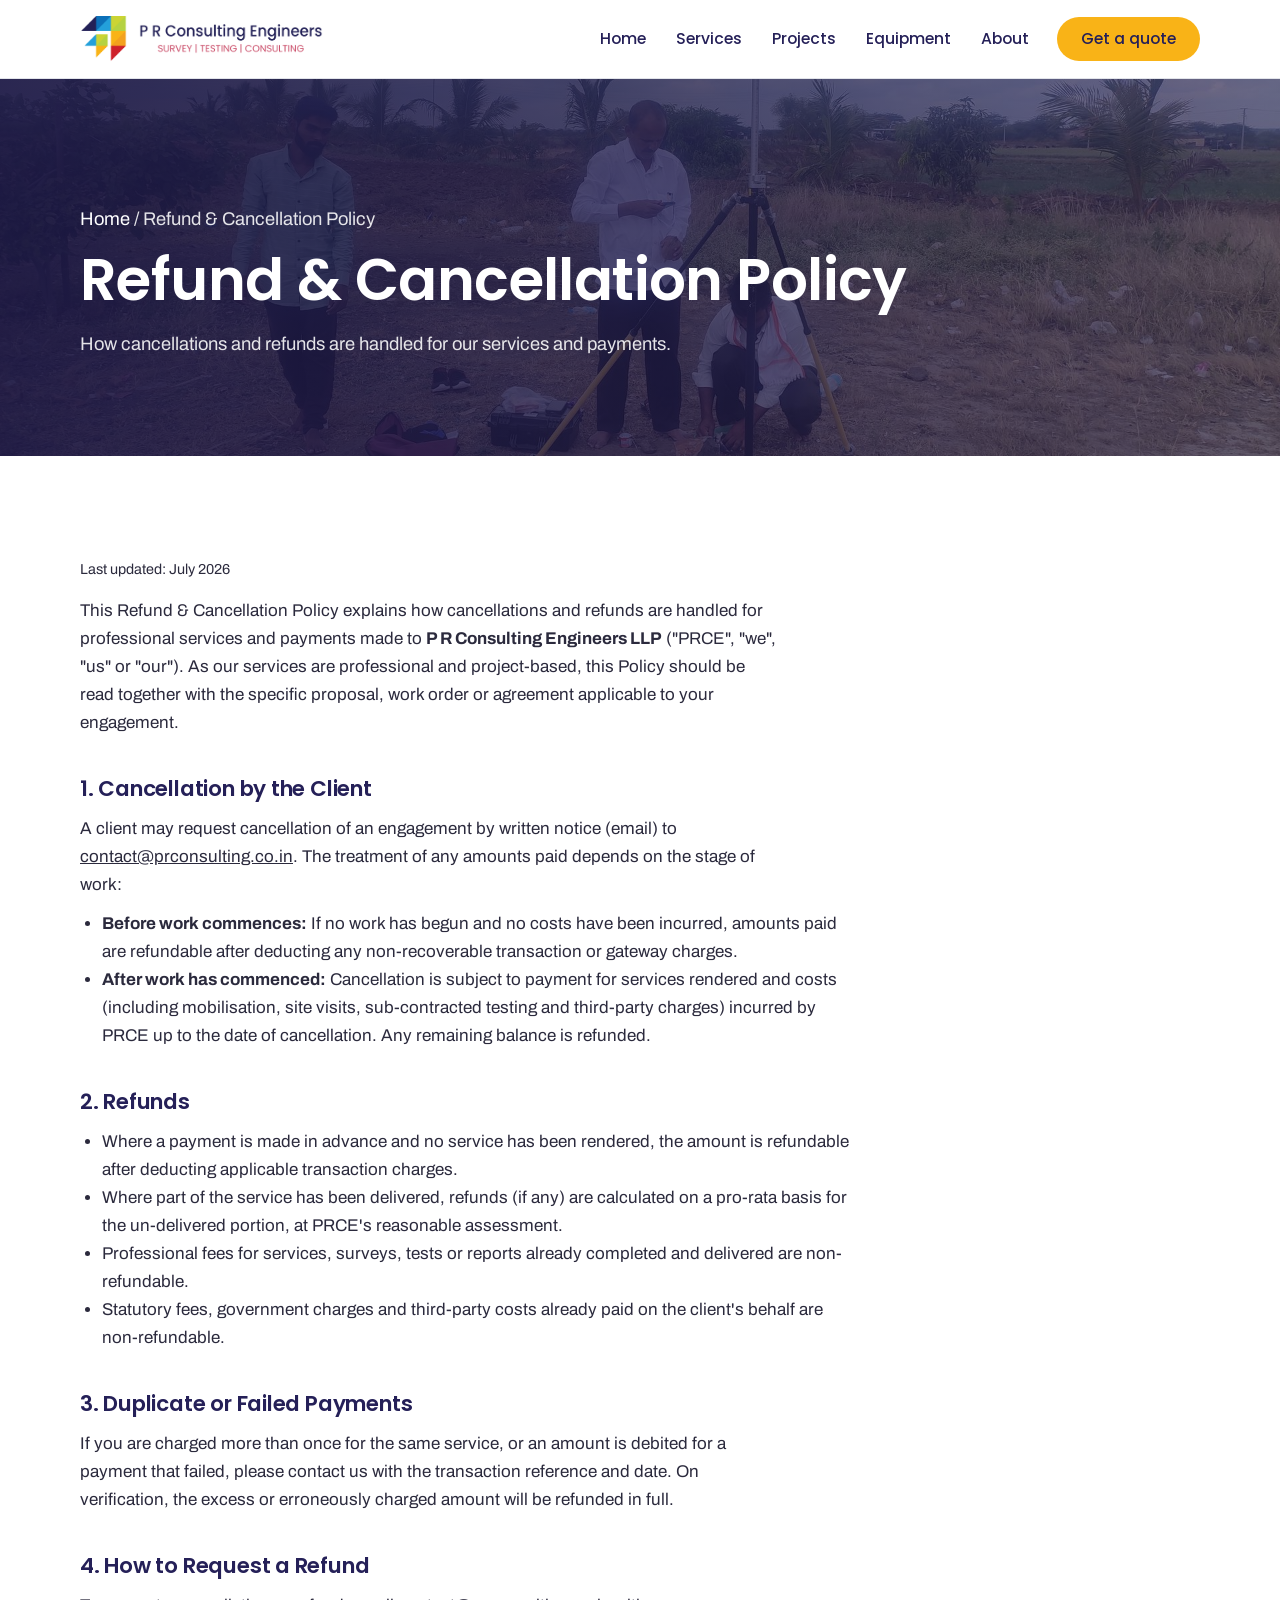
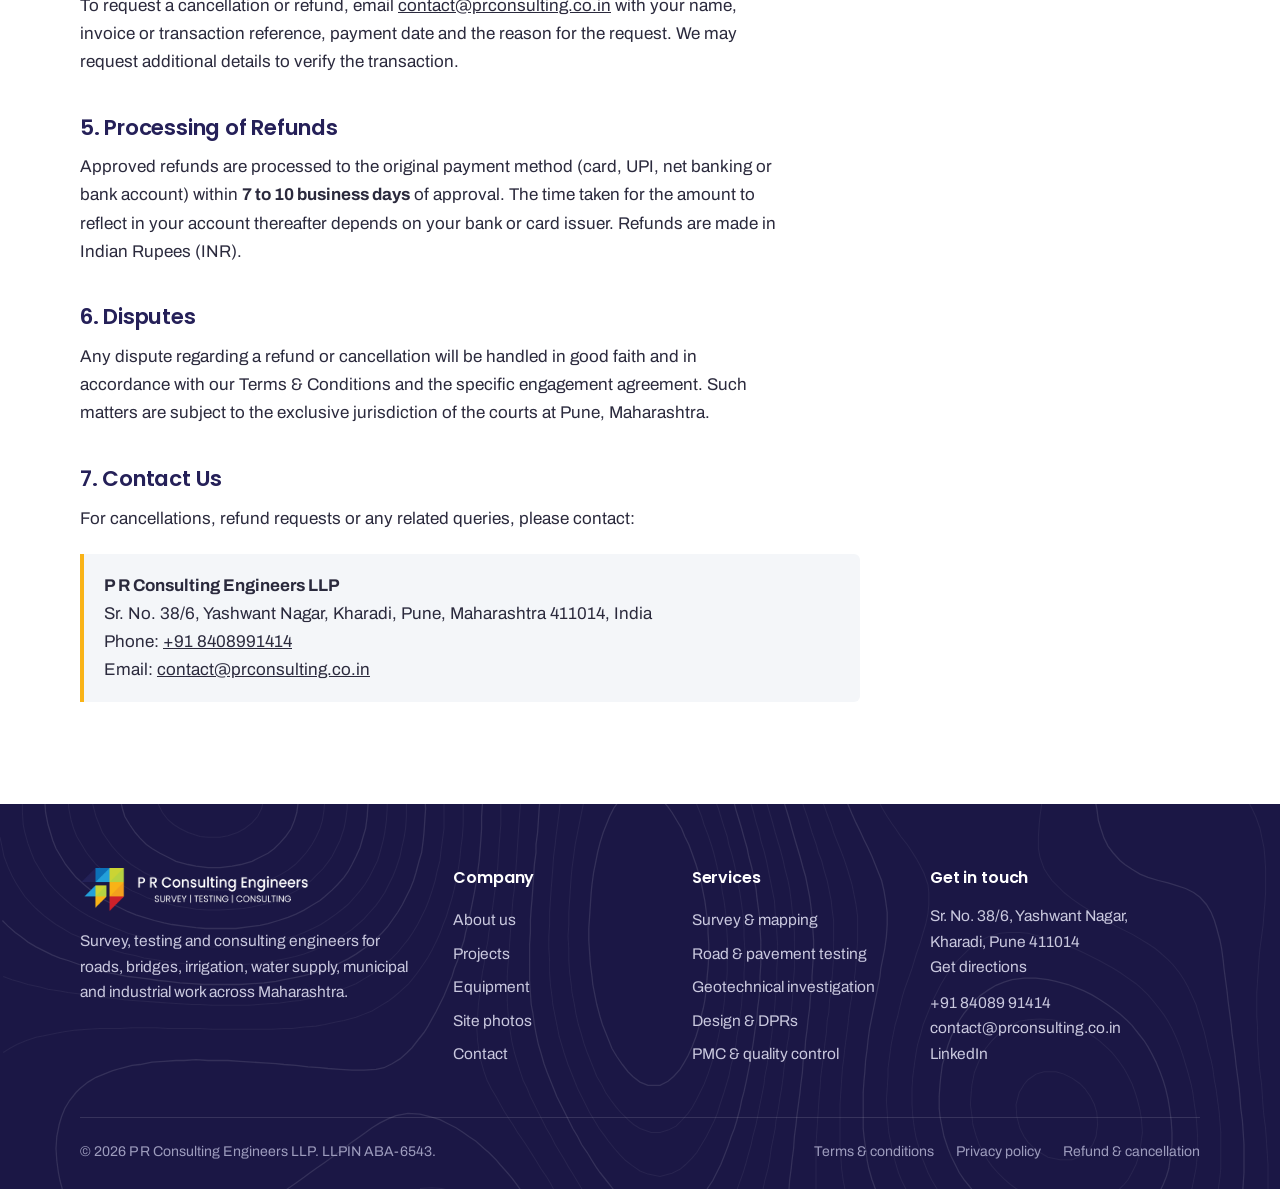
<file: refund.html>
<!DOCTYPE html>
<html lang="en-IN">
<head>
<meta charset="UTF-8">
<meta name="viewport" content="width=device-width, initial-scale=1">
<title>Refund &amp; Cancellation Policy | P R Consulting Engineers LLP</title>
<meta name="description" content="Refund and Cancellation Policy for services and payments made to P R Consulting Engineers LLP.">
<meta property="og:type" content="website">
<meta property="og:site_name" content="P R Consulting Engineers LLP">
<meta property="og:title" content="Refund &amp; Cancellation Policy | P R Consulting Engineers LLP">
<meta property="og:description" content="Refund and Cancellation Policy for services and payments made to P R Consulting Engineers LLP.">
<meta property="og:url" content="https://prconsulting.co.in/refund.html">
<meta property="og:image" content="https://prconsulting.co.in/img/og-prce.jpg">
<link rel="canonical" href="https://prconsulting.co.in/refund.html">
<meta name="theme-color" content="#252058">
<link rel="icon" href="img/brand/favicon-48.png" sizes="48x48" type="image/png">
<link rel="apple-touch-icon" href="img/brand/favicon-192.png">
<link rel="preload" href="fonts/poppins-latin-600-normal.woff2" as="font" type="font/woff2" crossorigin>

<link rel="stylesheet" href="css/style.css">

</head>
<body>
<a class="skip" href="#main">Skip to content</a>
<header class="site-header">
<div class="wrap site-header__inner">
<a class="brand" href="index.html" aria-label="P R Consulting Engineers LLP, home"><img class="brand__mark" src="img/brand/prce-mark.png" alt="" width="240" height="234"><img class="brand__word" src="img/brand/prce-wordmark.png" alt="P R Consulting Engineers, survey, testing, consulting" width="872" height="142"></a>
<button class="menu-btn" type="button" aria-expanded="false" aria-controls="site-nav">Menu</button>
<nav class="nav" id="site-nav" aria-label="Main">
<a href="index.html">Home</a>
<a href="services.html">Services</a>
<a href="projects.html">Projects</a>
<a href="equipment.html">Equipment</a>
<a href="about.html">About</a>
<a class="btn btn--primary" href="contact.html">Get a quote</a>
</nav>
</div>
</header>
<main id="main">
<section class="banner">
<img src="img/hero-dgps-team.jpg" alt="" fetchpriority="high">
<div class="wrap">
<p class="crumb"><a href="index.html">Home</a> / Refund &amp; Cancellation Policy</p>
<h1>Refund &amp; Cancellation Policy</h1>
<p>How cancellations and refunds are handled for our services and payments.</p>
</div>
</section>
<section class="section"><div class="wrap"><div class="legal__inner">
<p class="legal__updated">Last updated: July 2026</p>

                <p>This Refund &amp; Cancellation Policy explains how cancellations and refunds are handled for professional services and payments made to <strong>P R Consulting Engineers LLP</strong> ("PRCE", "we", "us" or "our"). As our services are professional and project-based, this Policy should be read together with the specific proposal, work order or agreement applicable to your engagement.</p>

                <h2>1. Cancellation by the Client</h2>
                <p>A client may request cancellation of an engagement by written notice (email) to <a href="mailto:contact@prconsulting.co.in">contact@prconsulting.co.in</a>. The treatment of any amounts paid depends on the stage of work:</p>
                <ul>
                    <li><strong>Before work commences:</strong> If no work has begun and no costs have been incurred, amounts paid are refundable after deducting any non-recoverable transaction or gateway charges.</li>
                    <li><strong>After work has commenced:</strong> Cancellation is subject to payment for services rendered and costs (including mobilisation, site visits, sub-contracted testing and third-party charges) incurred by PRCE up to the date of cancellation. Any remaining balance is refunded.</li>
                </ul>

                <h2>2. Refunds</h2>
                <ul>
                    <li>Where a payment is made in advance and no service has been rendered, the amount is refundable after deducting applicable transaction charges.</li>
                    <li>Where part of the service has been delivered, refunds (if any) are calculated on a pro-rata basis for the un-delivered portion, at PRCE's reasonable assessment.</li>
                    <li>Professional fees for services, surveys, tests or reports already completed and delivered are non-refundable.</li>
                    <li>Statutory fees, government charges and third-party costs already paid on the client's behalf are non-refundable.</li>
                </ul>

                <h2>3. Duplicate or Failed Payments</h2>
                <p>If you are charged more than once for the same service, or an amount is debited for a payment that failed, please contact us with the transaction reference and date. On verification, the excess or erroneously charged amount will be refunded in full.</p>

                <h2>4. How to Request a Refund</h2>
                <p>To request a cancellation or refund, email <a href="mailto:contact@prconsulting.co.in">contact@prconsulting.co.in</a> with your name, invoice or transaction reference, payment date and the reason for the request. We may request additional details to verify the transaction.</p>

                <h2>5. Processing of Refunds</h2>
                <p>Approved refunds are processed to the original payment method (card, UPI, net banking or bank account) within <strong>7 to 10 business days</strong> of approval. The time taken for the amount to reflect in your account thereafter depends on your bank or card issuer. Refunds are made in Indian Rupees (INR).</p>

                <h2>6. Disputes</h2>
                <p>Any dispute regarding a refund or cancellation will be handled in good faith and in accordance with our Terms &amp; Conditions and the specific engagement agreement. Such matters are subject to the exclusive jurisdiction of the courts at Pune, Maharashtra.</p>

                <h2>7. Contact Us</h2>
                <p>For cancellations, refund requests or any related queries, please contact:</p>
                <div class="legal__note">
                    <strong>P R Consulting Engineers LLP</strong><br>
                    Sr. No. 38/6, Yashwant Nagar, Kharadi, Pune, Maharashtra 411014, India<br>
                    Phone: <a href="tel:+918408991414">+91 8408991414</a><br>
                    Email: <a href="mailto:contact@prconsulting.co.in">contact@prconsulting.co.in</a>
                </div>
</div></div></section>
</main>
<footer class="site-footer">
<div class="wrap">
<div class="footer-grid">
<div>
<a class="footer-logo" href="index.html"><img class="brand__mark" src="img/brand/prce-mark.png" alt="" width="240" height="234"><img class="brand__word" src="img/brand/prce-wordmark.png" alt="P R Consulting Engineers, survey, testing, consulting" width="872" height="142"></a>
<p>Survey, testing and consulting engineers for roads, bridges, irrigation, water supply, municipal and industrial work across Maharashtra.</p>
</div>
<div>
<h2>Company</h2>
<ul><li><a href="about.html">About us</a></li><li><a href="projects.html">Projects</a></li><li><a href="equipment.html">Equipment</a></li><li><a href="projects.html#field">Site photos</a></li><li><a href="contact.html">Contact</a></li></ul>
</div>
<div>
<h2>Services</h2>
<ul><li><a href="services.html#survey">Survey &amp; mapping</a></li><li><a href="services.html#testing">Road &amp; pavement testing</a></li>
<li><a href="services.html#geotech">Geotechnical investigation</a></li><li><a href="services.html#design">Design &amp; DPRs</a></li><li><a href="services.html#pmc">PMC &amp; quality control</a></li></ul>
</div>
<div>
<h2>Get in touch</h2>
<p>Sr. No. 38/6, Yashwant Nagar,<br>Kharadi, Pune 411014<br><a href="https://maps.app.goo.gl/ZSJrBKTkavjGVXHW6" target="_blank" rel="noopener">Get directions</a></p>
<p style="margin-top:10px"><a href="tel:+918408991414">+91 84089 91414</a><br><a href="mailto:contact@prconsulting.co.in">contact@prconsulting.co.in</a><br><a href="https://in.linkedin.com/company/prconsultingllp" target="_blank" rel="noopener">LinkedIn</a></p>
</div>
</div>
<div class="footer-base">
<p>&copy; 2026 P R Consulting Engineers LLP. LLPIN ABA-6543.</p>
<nav aria-label="Legal"><a href="terms.html">Terms &amp; conditions</a><a href="privacy.html">Privacy policy</a><a href="refund.html">Refund &amp; cancellation</a></nav>
</div>
</div>
</footer>
<script src="js/main.js" defer></script>
</body>
</html>
</file>
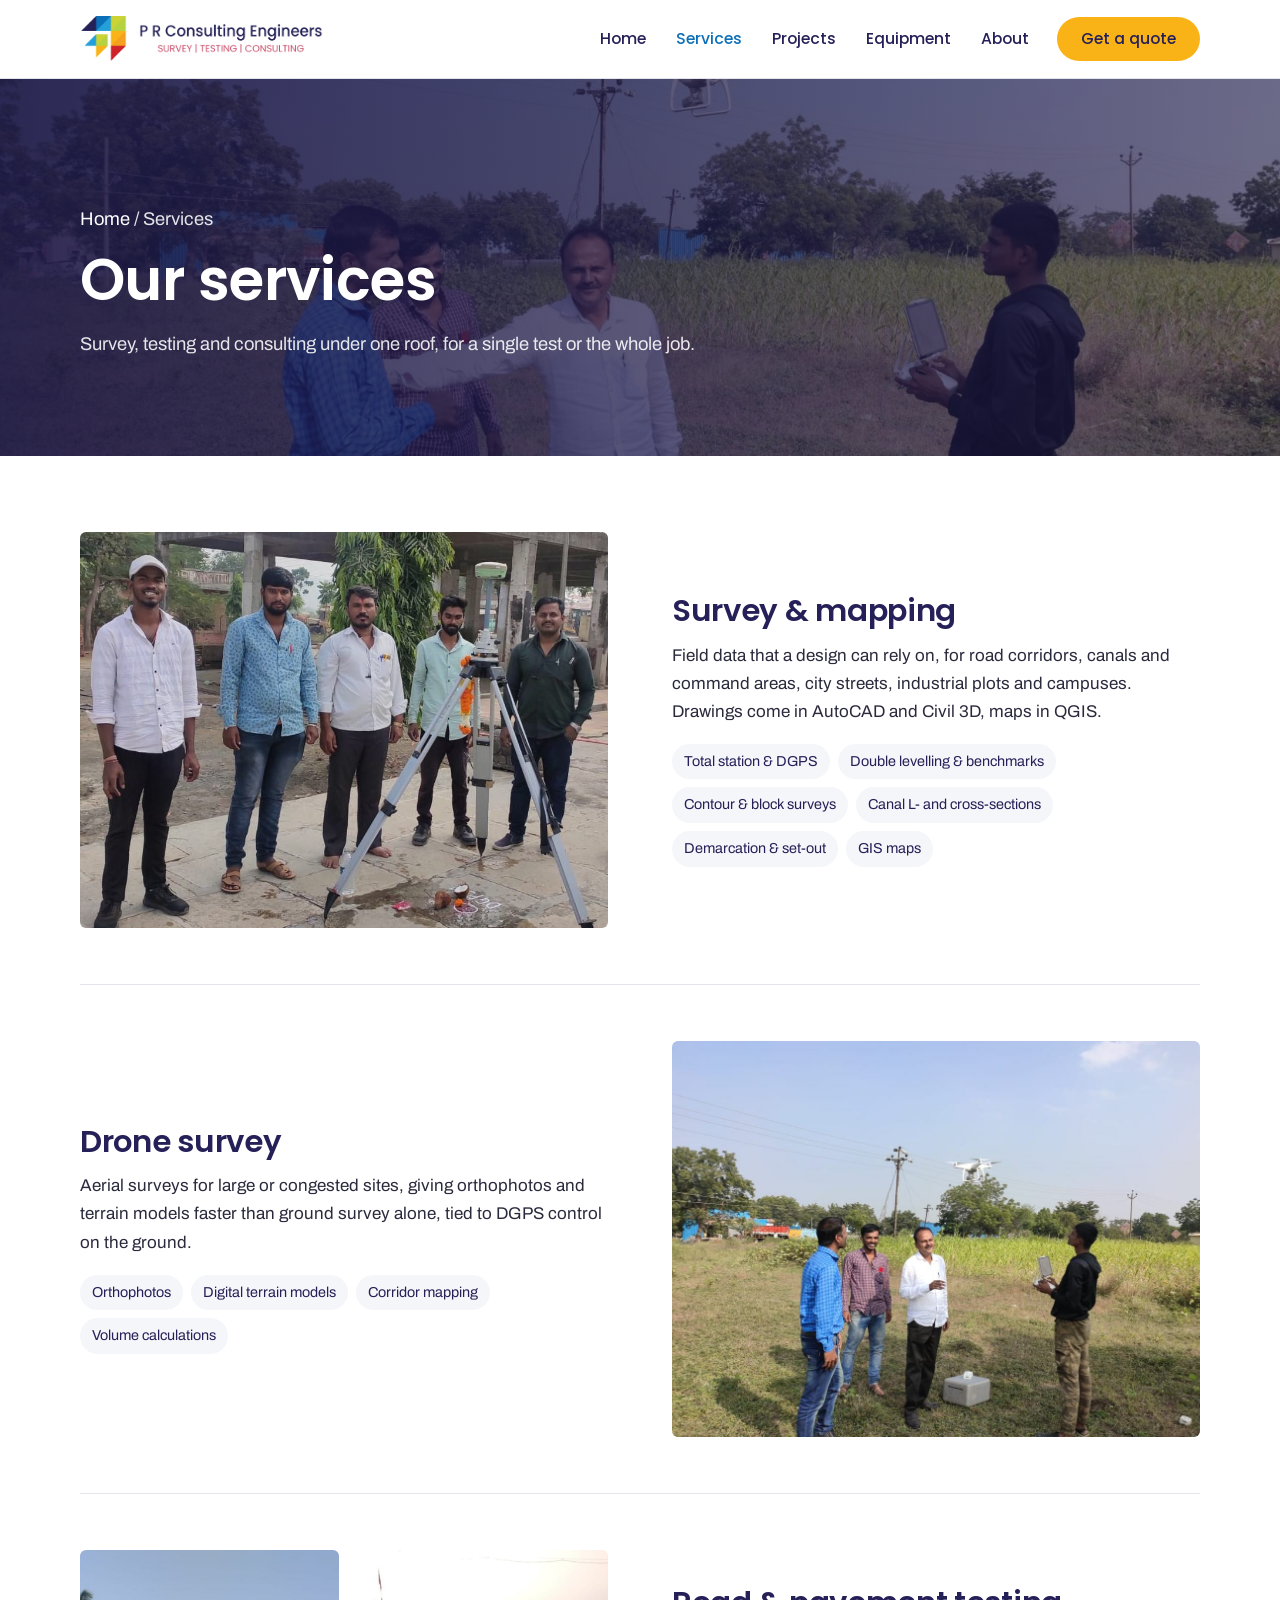
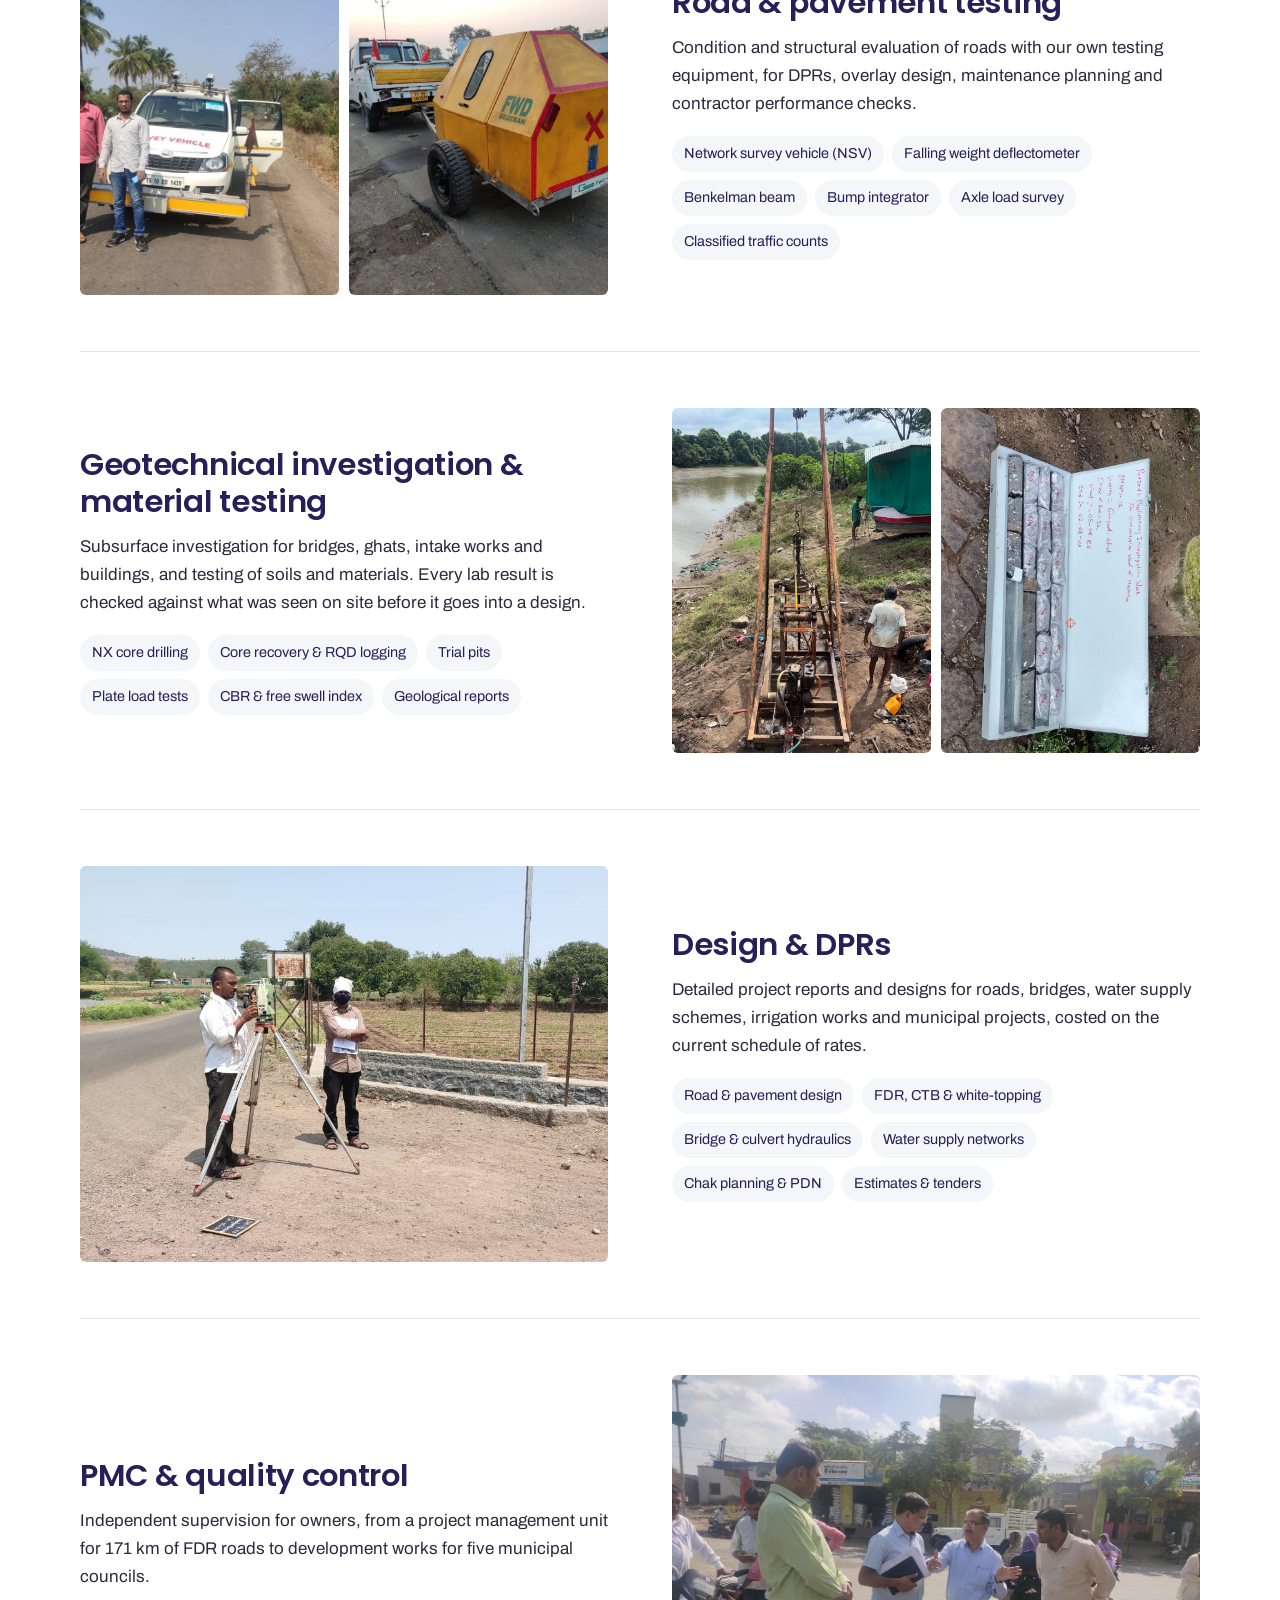
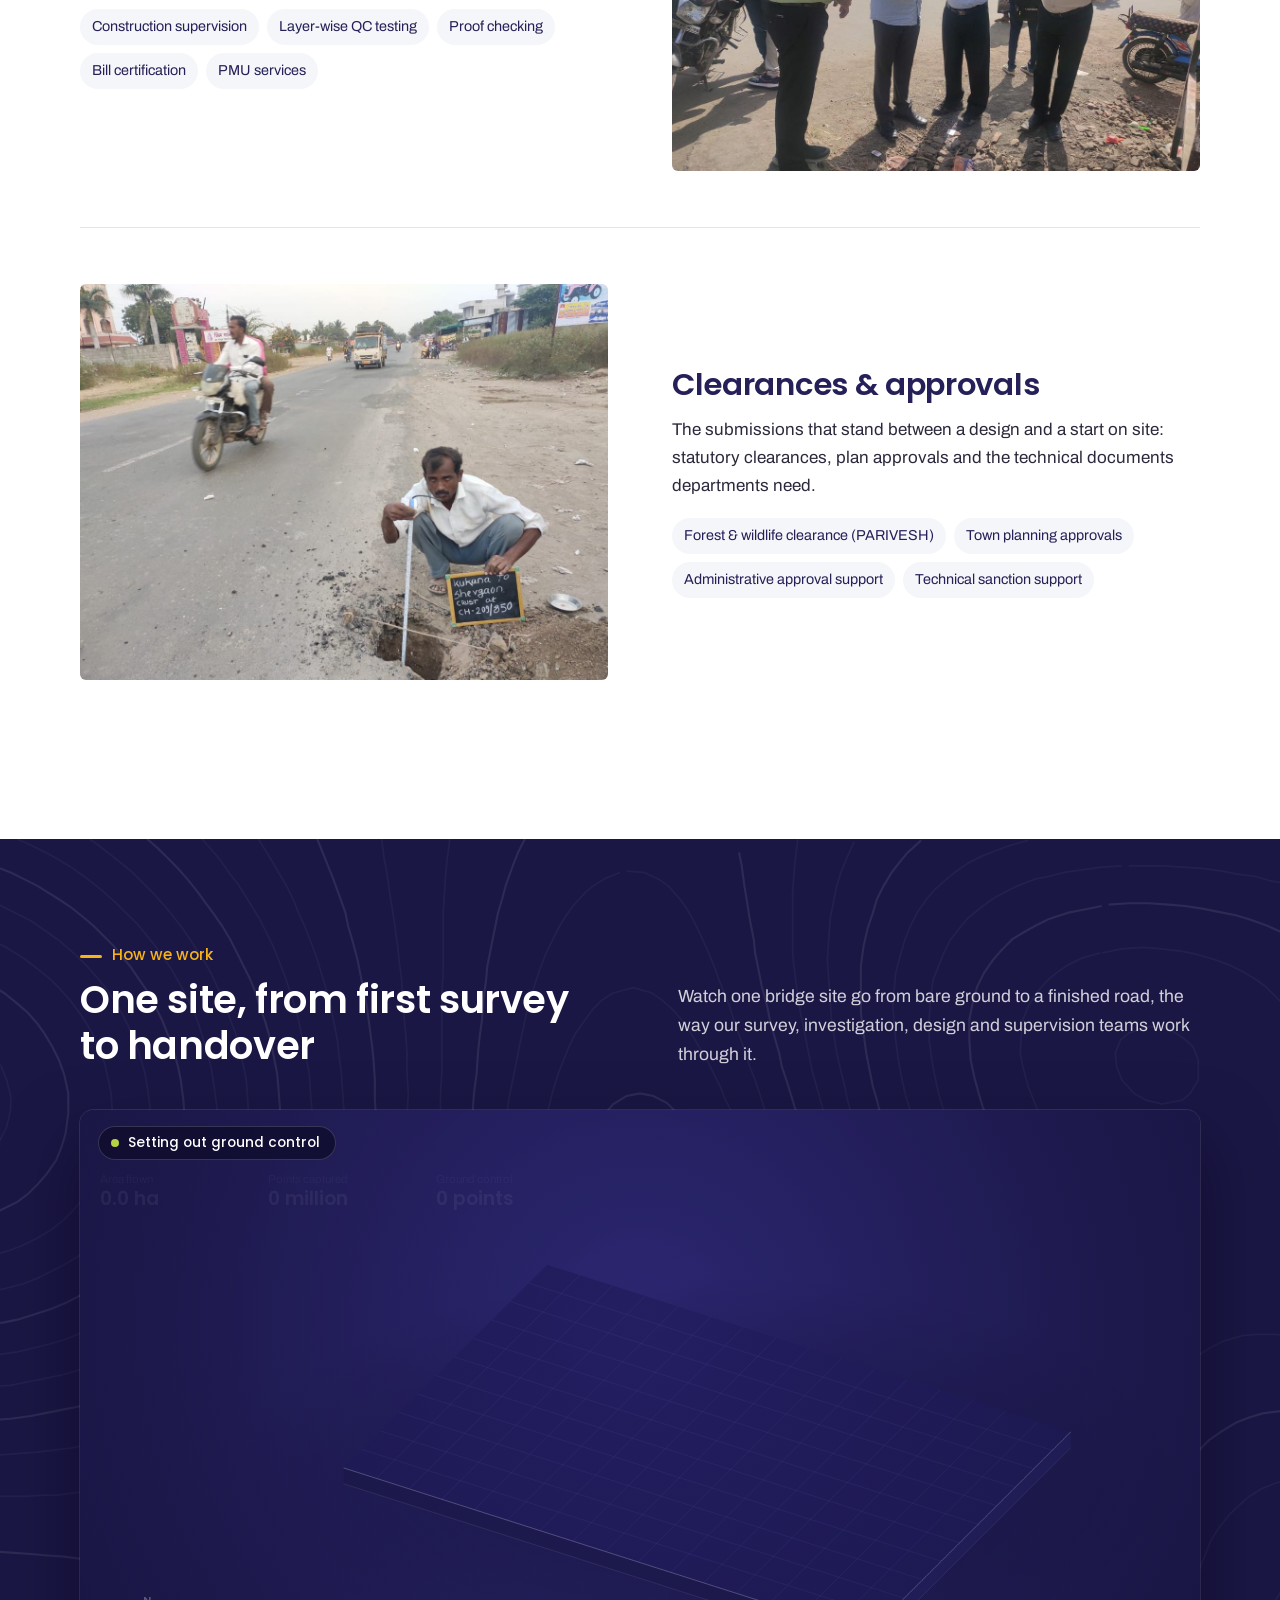
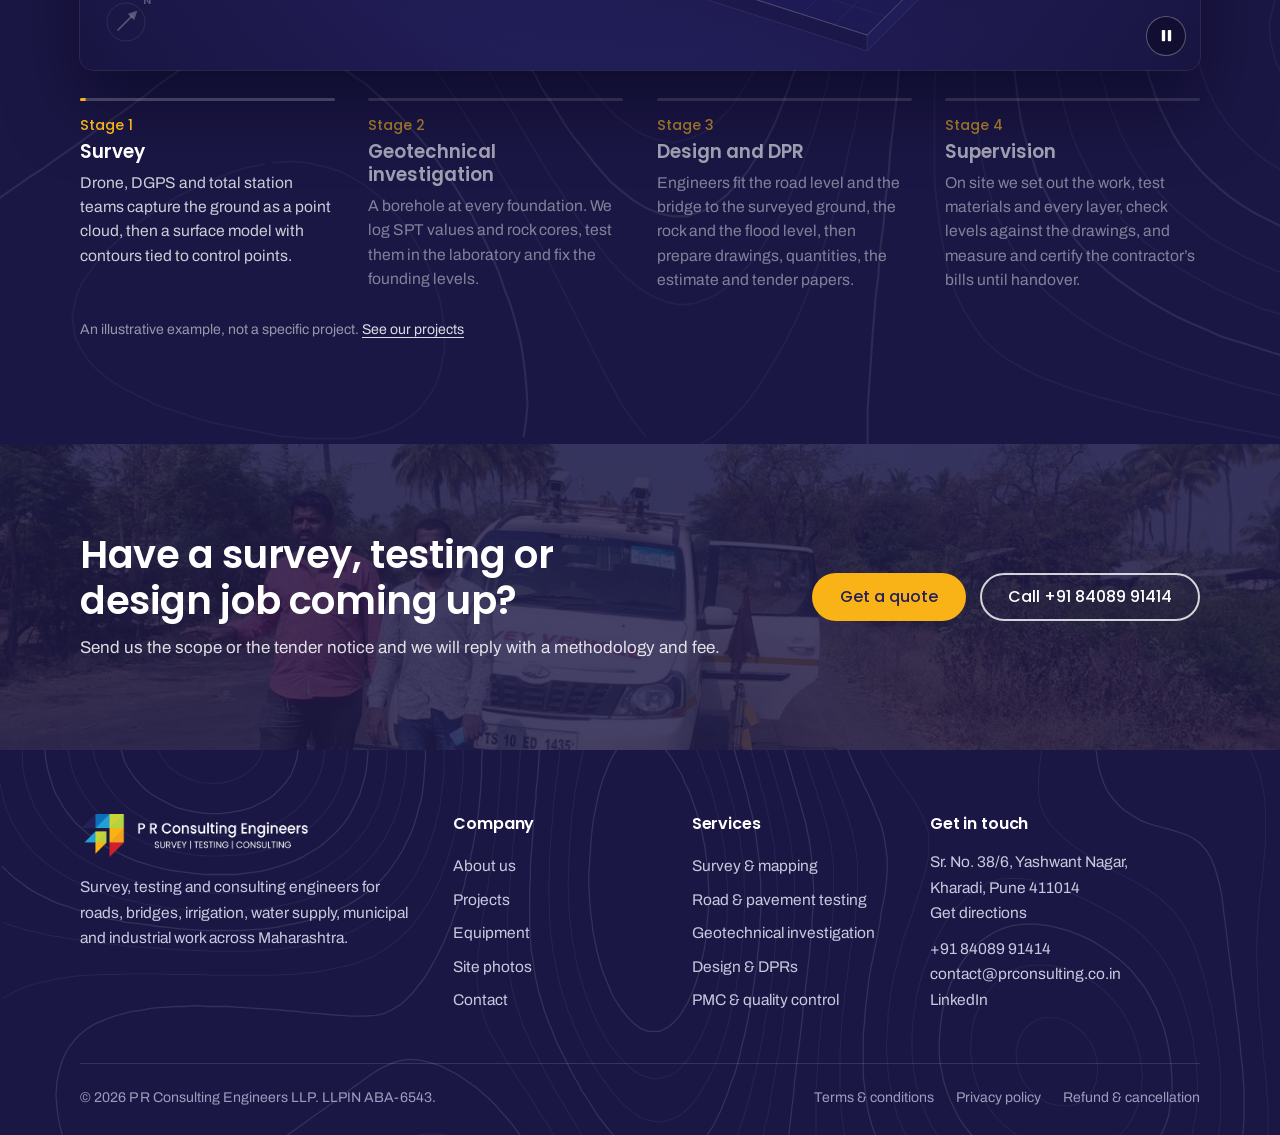
<file: services.html>
<!DOCTYPE html>
<html lang="en-IN">
<head>
<meta charset="UTF-8">
<meta name="viewport" content="width=device-width, initial-scale=1">
<title>Services | P R Consulting Engineers LLP</title>
<meta name="description" content="Survey and mapping, drone survey, road and pavement testing, geotechnical investigation, design and DPRs, PMC and quality control, clearances and approvals.">
<meta property="og:type" content="website">
<meta property="og:site_name" content="P R Consulting Engineers LLP">
<meta property="og:title" content="Services | P R Consulting Engineers LLP">
<meta property="og:description" content="Survey and mapping, drone survey, road and pavement testing, geotechnical investigation, design and DPRs, PMC and quality control, clearances and approvals.">
<meta property="og:url" content="https://prconsulting.co.in/services.html">
<meta property="og:image" content="https://prconsulting.co.in/img/og-prce.jpg">
<link rel="canonical" href="https://prconsulting.co.in/services.html">
<meta name="theme-color" content="#252058">
<link rel="icon" href="img/brand/favicon-48.png" sizes="48x48" type="image/png">
<link rel="apple-touch-icon" href="img/brand/favicon-192.png">
<link rel="preload" href="fonts/poppins-latin-600-normal.woff2" as="font" type="font/woff2" crossorigin>

<link rel="stylesheet" href="css/style.css">

</head>
<body>
<a class="skip" href="#main">Skip to content</a>
<header class="site-header">
<div class="wrap site-header__inner">
<a class="brand" href="index.html" aria-label="P R Consulting Engineers LLP, home"><img class="brand__mark" src="img/brand/prce-mark.png" alt="" width="240" height="234"><img class="brand__word" src="img/brand/prce-wordmark.png" alt="P R Consulting Engineers, survey, testing, consulting" width="872" height="142"></a>
<button class="menu-btn" type="button" aria-expanded="false" aria-controls="site-nav">Menu</button>
<nav class="nav" id="site-nav" aria-label="Main">
<a href="index.html">Home</a>
<a href="services.html" aria-current="page">Services</a>
<a href="projects.html">Projects</a>
<a href="equipment.html">Equipment</a>
<a href="about.html">About</a>
<a class="btn btn--primary" href="contact.html">Get a quote</a>
</nav>
</div>
</header>
<main id="main">
<section class="banner">
<img src="img/hero-drone.jpg" alt="" fetchpriority="high">
<div class="wrap">
<p class="crumb"><a href="index.html">Home</a> / Services</p>
<h1>Our services</h1>
<p>Survey, testing and consulting under one roof, for a single test or the whole job.</p>
</div>
</section>
<section class="section" style="padding-top:20px"><div class="wrap"><div class="svc-row" id="survey"><div class="svc-row__media"><img src="img/svc-survey.jpg" alt="Survey &amp; mapping" loading="lazy"></div><div><h2>Survey &amp; mapping</h2><p>Field data that a design can rely on, for road corridors, canals and command areas, city streets, industrial plots and campuses. Drawings come in AutoCAD and Civil 3D, maps in QGIS.</p><ul class="chips"><li>Total station &amp; DGPS</li><li>Double levelling &amp; benchmarks</li><li>Contour &amp; block surveys</li><li>Canal L- and cross-sections</li><li>Demarcation &amp; set-out</li><li>GIS maps</li></ul></div></div><div class="svc-row" id="drone"><div class="svc-row__media"><img src="img/svc-drone.jpg" alt="Drone survey" loading="lazy"></div><div><h2>Drone survey</h2><p>Aerial surveys for large or congested sites, giving orthophotos and terrain models faster than ground survey alone, tied to DGPS control on the ground.</p><ul class="chips"><li>Orthophotos</li><li>Digital terrain models</li><li>Corridor mapping</li><li>Volume calculations</li></ul></div></div><div class="svc-row" id="testing"><div class="svc-row__media svc-row__media--pair"><img src="img/svc-nsv.jpg" alt="" loading="lazy"><img src="img/test-fwd.jpg" alt="" loading="lazy"></div><div><h2>Road &amp; pavement testing</h2><p>Condition and structural evaluation of roads with our own testing equipment, for DPRs, overlay design, maintenance planning and contractor performance checks.</p><ul class="chips"><li>Network survey vehicle (NSV)</li><li>Falling weight deflectometer</li><li>Benkelman beam</li><li>Bump integrator</li><li>Axle load survey</li><li>Classified traffic counts</li></ul></div></div><div class="svc-row" id="geotech"><div class="svc-row__media svc-row__media--pair"><img src="img/newasa-drilling.jpg" alt="" loading="lazy"><img src="img/newasa-cores.jpg" alt="" loading="lazy"></div><div><h2>Geotechnical investigation &amp; material testing</h2><p>Subsurface investigation for bridges, ghats, intake works and buildings, and testing of soils and materials. Every lab result is checked against what was seen on site before it goes into a design.</p><ul class="chips"><li>NX core drilling</li><li>Core recovery &amp; RQD logging</li><li>Trial pits</li><li>Plate load tests</li><li>CBR &amp; free swell index</li><li>Geological reports</li></ul></div></div><div class="svc-row" id="design"><div class="svc-row__media"><img src="img/svc-dpr.jpg" alt="Design &amp; DPRs" loading="lazy"></div><div><h2>Design &amp; DPRs</h2><p>Detailed project reports and designs for roads, bridges, water supply schemes, irrigation works and municipal projects, costed on the current schedule of rates.</p><ul class="chips"><li>Road &amp; pavement design</li><li>FDR, CTB &amp; white-topping</li><li>Bridge &amp; culvert hydraulics</li><li>Water supply networks</li><li>Chak planning &amp; PDN</li><li>Estimates &amp; tenders</li></ul></div></div><div class="svc-row" id="pmc"><div class="svc-row__media"><img src="img/svc-pmc.jpg" alt="PMC &amp; quality control" loading="lazy"></div><div><h2>PMC &amp; quality control</h2><p>Independent supervision for owners, from a project management unit for 171 km of FDR roads to development works for five municipal councils.</p><ul class="chips"><li>Construction supervision</li><li>Layer-wise QC testing</li><li>Proof checking</li><li>Bill certification</li><li>PMU services</li></ul></div></div><div class="svc-row" id="clearances"><div class="svc-row__media"><img src="img/pavement-pit.jpg" alt="Clearances &amp; approvals" loading="lazy"></div><div><h2>Clearances &amp; approvals</h2><p>The submissions that stand between a design and a start on site: statutory clearances, plan approvals and the technical documents departments need.</p><ul class="chips"><li>Forest &amp; wildlife clearance (PARIVESH)</li><li>Town planning approvals</li><li>Administrative approval support</li><li>Technical sanction support</li></ul></div></div></div></section>
<section class="showcase" id="how-we-work" data-showcase aria-labelledby="showcase-title">
<div class="wrap">
<div class="showcase__head">
<div><span class="kicker">How we work</span>
<h2 id="showcase-title">One site, from first survey to handover</h2></div>
<p class="showcase__lede">Watch one bridge site go from bare ground to a finished road, the way our survey, investigation, design and supervision teams work through it.</p>
</div>
<div class="showcase__stage">
<canvas role="img" aria-label="Animated illustration of one bridge site in four stages. A drone surveys the ground and contours are drawn. Four boreholes are drilled and the soil and rock layers are joined between them. The road level, a three-span bridge founded on rock, the pavement crust and the estimate are then worked out. Last, the bridge and the road are built while the founding rock, concrete, levels, compaction and pavement thickness are checked, and the road opens to traffic."></canvas>
<noscript><img src="img/showcase-poster.jpg" alt="Section through a bridge site showing soil and rock layers, four boreholes and the finished three-span bridge and approach road, with the quality checks marked" loading="lazy"></noscript>
<p class="showcase__caption" data-caption aria-hidden="true">Survey, investigation, design and supervision</p>
<button class="showcase__play" type="button" data-play hidden><svg viewBox="0 0 16 16" aria-hidden="true"><path d="M4 2.2v11.6a.6.6 0 0 0 .92.5l9-5.8a.6.6 0 0 0 0-1L4.92 1.7A.6.6 0 0 0 4 2.2z"/></svg>Play the animation</button>
<button class="showcase__toggle" type="button" data-toggle aria-pressed="false" aria-label="Pause animation"><svg class="i-pause" viewBox="0 0 16 16" aria-hidden="true"><rect x="3" y="2" width="3.6" height="12" rx="1"/><rect x="9.4" y="2" width="3.6" height="12" rx="1"/></svg><svg class="i-play" viewBox="0 0 16 16" aria-hidden="true"><path d="M4 2.2v11.6a.6.6 0 0 0 .92.5l9-5.8a.6.6 0 0 0 0-1L4.92 1.7A.6.6 0 0 0 4 2.2z"/></svg></button>
</div>
<ol class="showcase__steps">
<li><button class="step is-active" type="button" data-stage="0" aria-current="step">
<span class="step__bar" aria-hidden="true"><i></i></span>
<span class="step__num">Stage 1</span>
<span class="step__title">Survey</span>
<span class="step__text">Drone, DGPS and total station teams capture the ground as a point cloud, then a surface model with contours tied to control points.</span>
</button></li>
<li><button class="step" type="button" data-stage="1">
<span class="step__bar" aria-hidden="true"><i></i></span>
<span class="step__num">Stage 2</span>
<span class="step__title">Geotechnical investigation</span>
<span class="step__text">A borehole at every foundation. We log SPT values and rock cores, test them in the laboratory and fix the founding levels.</span>
</button></li>
<li><button class="step" type="button" data-stage="2">
<span class="step__bar" aria-hidden="true"><i></i></span>
<span class="step__num">Stage 3</span>
<span class="step__title">Design and DPR</span>
<span class="step__text">Engineers fit the road level and the bridge to the surveyed ground, the rock and the flood level, then prepare drawings, quantities, the estimate and tender papers.</span>
</button></li>
<li><button class="step" type="button" data-stage="3">
<span class="step__bar" aria-hidden="true"><i></i></span>
<span class="step__num">Stage 4</span>
<span class="step__title">Supervision</span>
<span class="step__text">On site we set out the work, test materials and every layer, check levels against the drawings, and measure and certify the contractor’s bills until handover.</span>
</button></li>
</ol>
<p class="showcase__note">An illustrative example, not a specific project. <a href="projects.html">See our projects</a></p>
</div>
</section>
<section class="cta">
<div class="cta__bg"><img src="img/svc-nsv.jpg" alt="" loading="lazy"></div>
<div class="wrap">
<div><h2>Have a survey, testing or design job coming up?</h2>
<p>Send us the scope or the tender notice and we will reply with a methodology and fee.</p></div>
<div class="cta__actions"><a class="btn btn--primary" href="contact.html">Get a quote</a><a class="btn btn--ghost" href="tel:+918408991414">Call +91 84089 91414</a></div>
</div>
</section>
</main>
<footer class="site-footer">
<div class="wrap">
<div class="footer-grid">
<div>
<a class="footer-logo" href="index.html"><img class="brand__mark" src="img/brand/prce-mark.png" alt="" width="240" height="234"><img class="brand__word" src="img/brand/prce-wordmark.png" alt="P R Consulting Engineers, survey, testing, consulting" width="872" height="142"></a>
<p>Survey, testing and consulting engineers for roads, bridges, irrigation, water supply, municipal and industrial work across Maharashtra.</p>
</div>
<div>
<h2>Company</h2>
<ul><li><a href="about.html">About us</a></li><li><a href="projects.html">Projects</a></li><li><a href="equipment.html">Equipment</a></li><li><a href="projects.html#field">Site photos</a></li><li><a href="contact.html">Contact</a></li></ul>
</div>
<div>
<h2>Services</h2>
<ul><li><a href="services.html#survey">Survey &amp; mapping</a></li><li><a href="services.html#testing">Road &amp; pavement testing</a></li>
<li><a href="services.html#geotech">Geotechnical investigation</a></li><li><a href="services.html#design">Design &amp; DPRs</a></li><li><a href="services.html#pmc">PMC &amp; quality control</a></li></ul>
</div>
<div>
<h2>Get in touch</h2>
<p>Sr. No. 38/6, Yashwant Nagar,<br>Kharadi, Pune 411014<br><a href="https://maps.app.goo.gl/ZSJrBKTkavjGVXHW6" target="_blank" rel="noopener">Get directions</a></p>
<p style="margin-top:10px"><a href="tel:+918408991414">+91 84089 91414</a><br><a href="mailto:contact@prconsulting.co.in">contact@prconsulting.co.in</a><br><a href="https://in.linkedin.com/company/prconsultingllp" target="_blank" rel="noopener">LinkedIn</a></p>
</div>
</div>
<div class="footer-base">
<p>&copy; 2026 P R Consulting Engineers LLP. LLPIN ABA-6543.</p>
<nav aria-label="Legal"><a href="terms.html">Terms &amp; conditions</a><a href="privacy.html">Privacy policy</a><a href="refund.html">Refund &amp; cancellation</a></nav>
</div>
</div>
</footer>
<script src="js/main.js" defer></script>
<script src="js/showcase.js" defer></script>
</body>
</html>
</file>
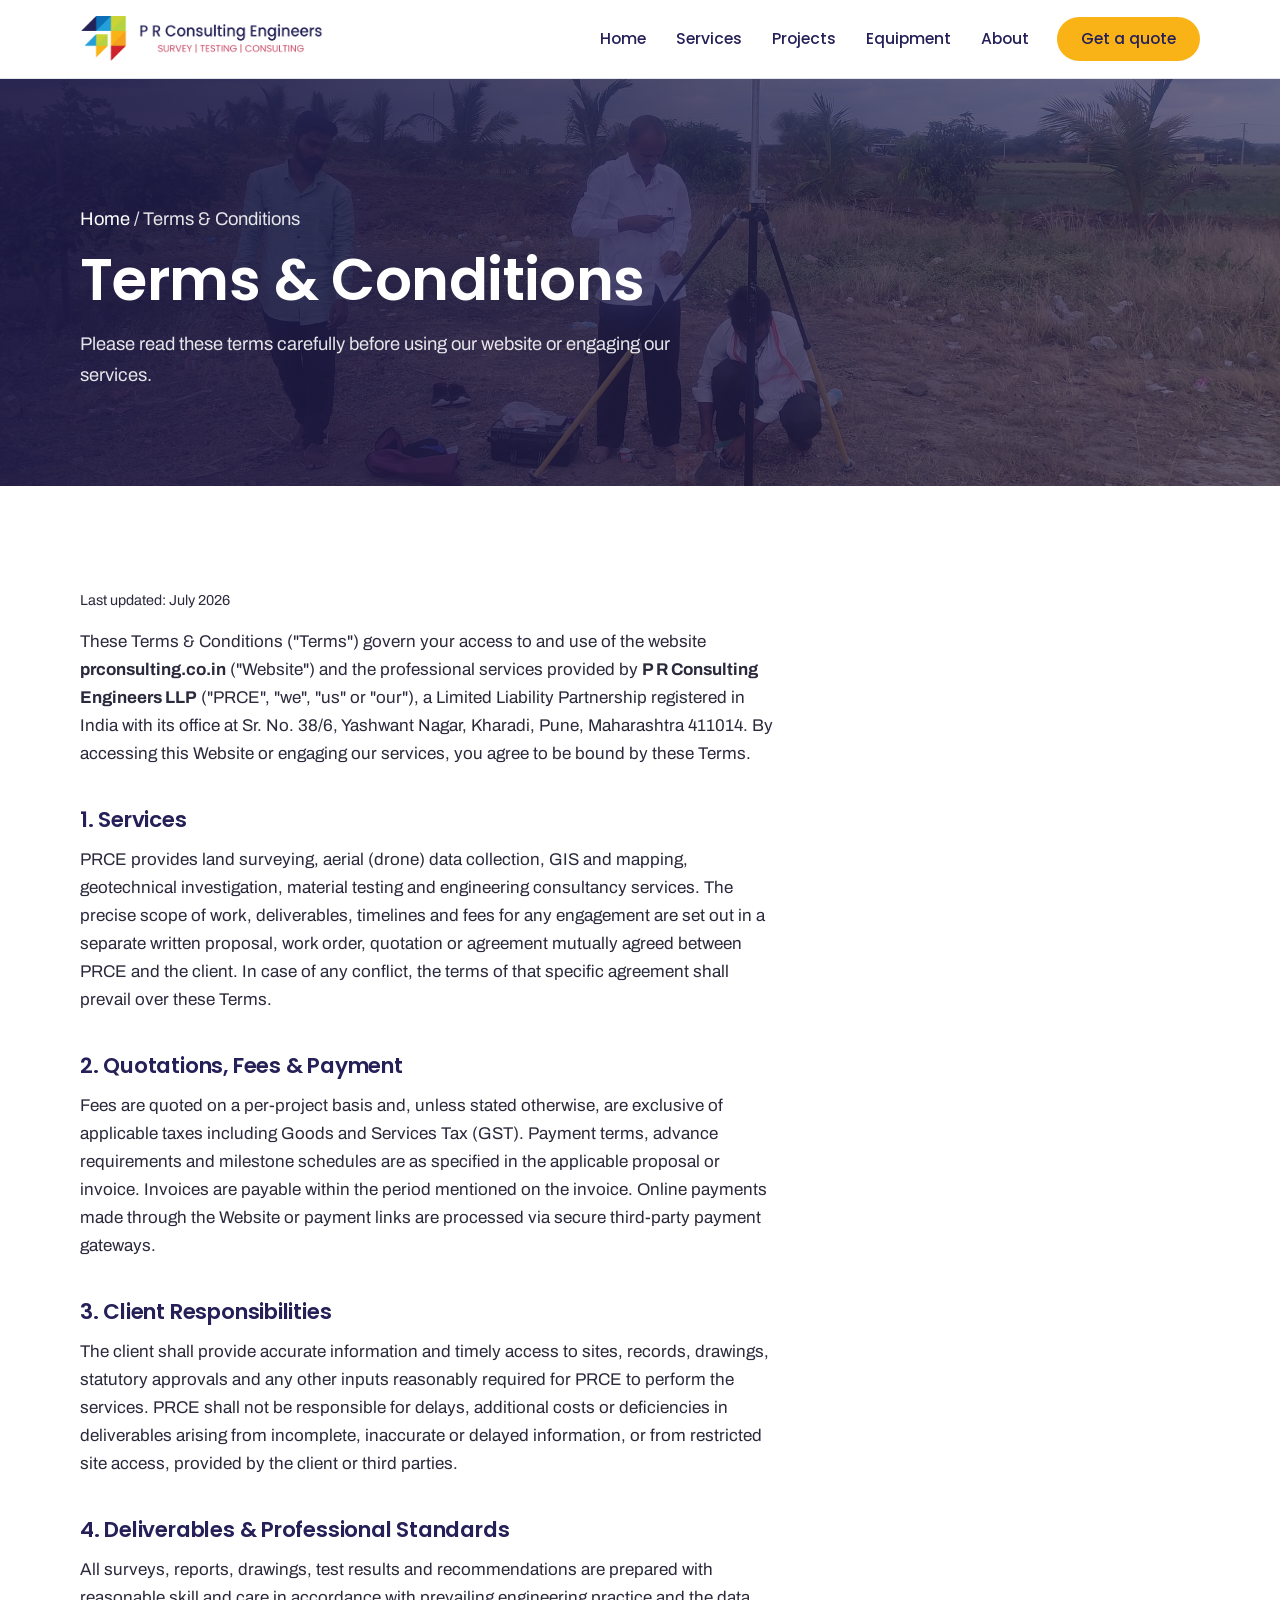
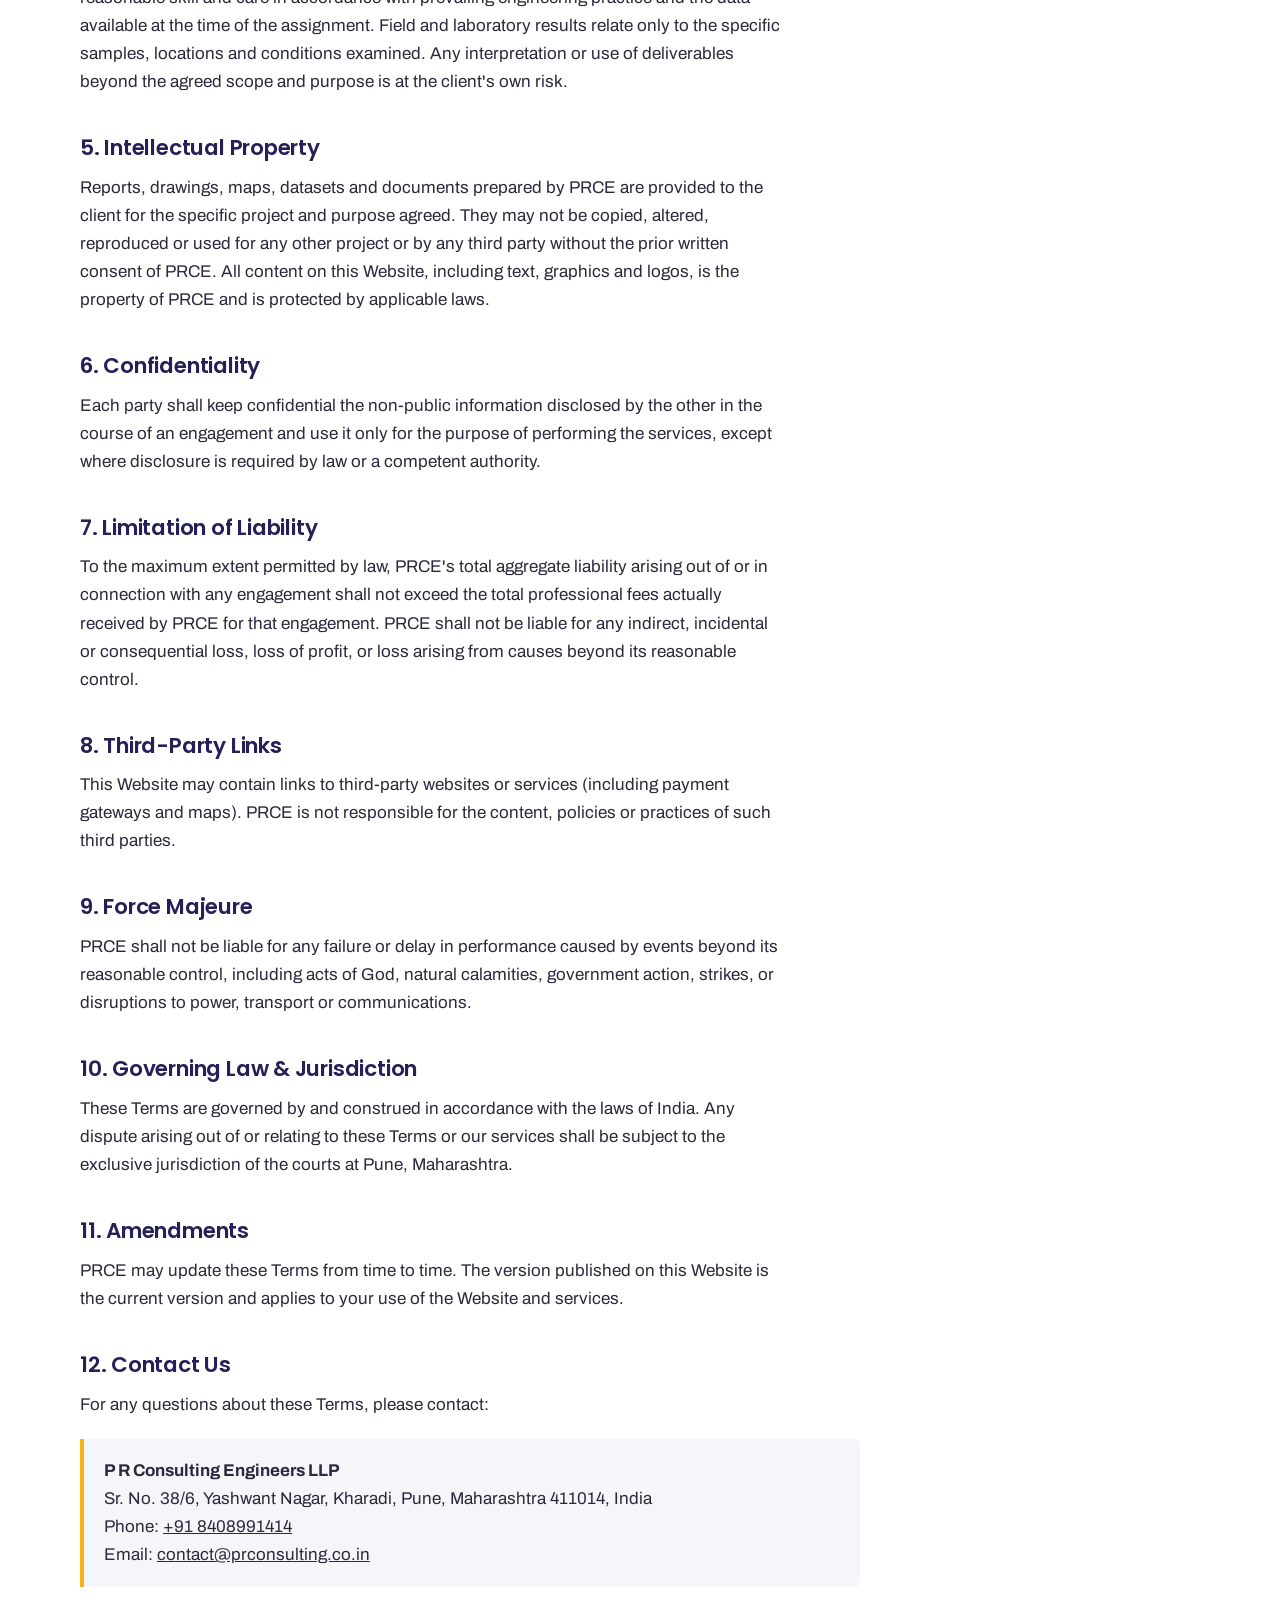
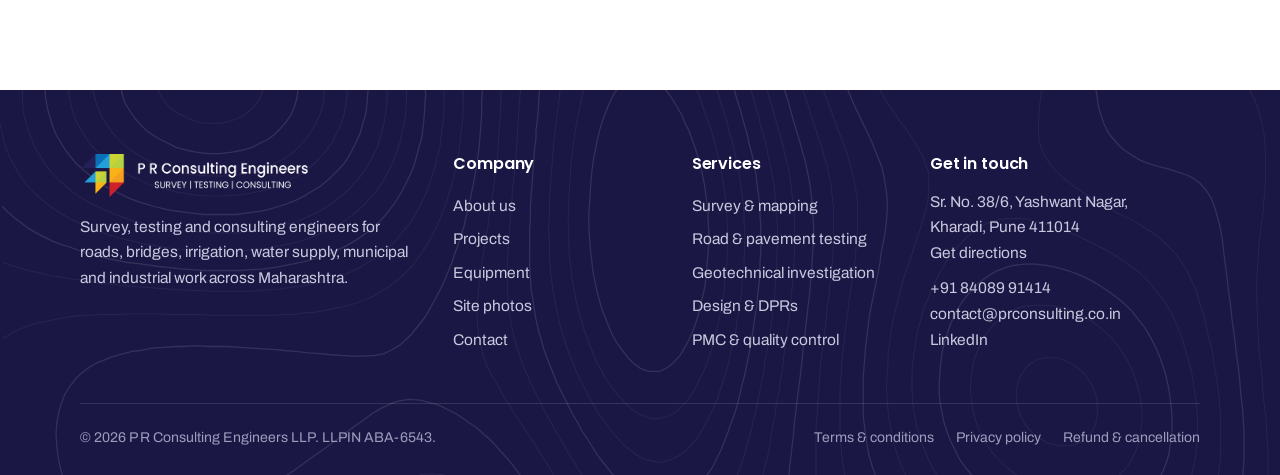
<file: terms.html>
<!DOCTYPE html>
<html lang="en-IN">
<head>
<meta charset="UTF-8">
<meta name="viewport" content="width=device-width, initial-scale=1">
<title>Terms &amp; Conditions | P R Consulting Engineers LLP</title>
<meta name="description" content="Terms and Conditions governing the use of the website and engineering consultancy services of P R Consulting Engineers LLP, Pune.">
<meta property="og:type" content="website">
<meta property="og:site_name" content="P R Consulting Engineers LLP">
<meta property="og:title" content="Terms &amp; Conditions | P R Consulting Engineers LLP">
<meta property="og:description" content="Terms and Conditions governing the use of the website and engineering consultancy services of P R Consulting Engineers LLP, Pune.">
<meta property="og:url" content="https://prconsulting.co.in/terms.html">
<meta property="og:image" content="https://prconsulting.co.in/img/og-prce.jpg">
<link rel="canonical" href="https://prconsulting.co.in/terms.html">
<meta name="theme-color" content="#252058">
<link rel="icon" href="img/brand/favicon-48.png" sizes="48x48" type="image/png">
<link rel="apple-touch-icon" href="img/brand/favicon-192.png">
<link rel="preload" href="fonts/poppins-latin-600-normal.woff2" as="font" type="font/woff2" crossorigin>

<link rel="stylesheet" href="css/style.css">

</head>
<body>
<a class="skip" href="#main">Skip to content</a>
<header class="site-header">
<div class="wrap site-header__inner">
<a class="brand" href="index.html" aria-label="P R Consulting Engineers LLP, home"><img class="brand__mark" src="img/brand/prce-mark.png" alt="" width="240" height="234"><img class="brand__word" src="img/brand/prce-wordmark.png" alt="P R Consulting Engineers, survey, testing, consulting" width="872" height="142"></a>
<button class="menu-btn" type="button" aria-expanded="false" aria-controls="site-nav">Menu</button>
<nav class="nav" id="site-nav" aria-label="Main">
<a href="index.html">Home</a>
<a href="services.html">Services</a>
<a href="projects.html">Projects</a>
<a href="equipment.html">Equipment</a>
<a href="about.html">About</a>
<a class="btn btn--primary" href="contact.html">Get a quote</a>
</nav>
</div>
</header>
<main id="main">
<section class="banner">
<img src="img/hero-dgps-team.jpg" alt="" fetchpriority="high">
<div class="wrap">
<p class="crumb"><a href="index.html">Home</a> / Terms &amp; Conditions</p>
<h1>Terms &amp; Conditions</h1>
<p>Please read these terms carefully before using our website or engaging our services.</p>
</div>
</section>
<section class="section"><div class="wrap"><div class="legal__inner">
<p class="legal__updated">Last updated: July 2026</p>

                <p>These Terms &amp; Conditions ("Terms") govern your access to and use of the website <strong>prconsulting.co.in</strong> ("Website") and the professional services provided by <strong>P R Consulting Engineers LLP</strong> ("PRCE", "we", "us" or "our"), a Limited Liability Partnership registered in India with its office at Sr. No. 38/6, Yashwant Nagar, Kharadi, Pune, Maharashtra 411014. By accessing this Website or engaging our services, you agree to be bound by these Terms.</p>

                <h2>1. Services</h2>
                <p>PRCE provides land surveying, aerial (drone) data collection, GIS and mapping, geotechnical investigation, material testing and engineering consultancy services. The precise scope of work, deliverables, timelines and fees for any engagement are set out in a separate written proposal, work order, quotation or agreement mutually agreed between PRCE and the client. In case of any conflict, the terms of that specific agreement shall prevail over these Terms.</p>

                <h2>2. Quotations, Fees &amp; Payment</h2>
                <p>Fees are quoted on a per-project basis and, unless stated otherwise, are exclusive of applicable taxes including Goods and Services Tax (GST). Payment terms, advance requirements and milestone schedules are as specified in the applicable proposal or invoice. Invoices are payable within the period mentioned on the invoice. Online payments made through the Website or payment links are processed via secure third-party payment gateways.</p>

                <h2>3. Client Responsibilities</h2>
                <p>The client shall provide accurate information and timely access to sites, records, drawings, statutory approvals and any other inputs reasonably required for PRCE to perform the services. PRCE shall not be responsible for delays, additional costs or deficiencies in deliverables arising from incomplete, inaccurate or delayed information, or from restricted site access, provided by the client or third parties.</p>

                <h2>4. Deliverables &amp; Professional Standards</h2>
                <p>All surveys, reports, drawings, test results and recommendations are prepared with reasonable skill and care in accordance with prevailing engineering practice and the data available at the time of the assignment. Field and laboratory results relate only to the specific samples, locations and conditions examined. Any interpretation or use of deliverables beyond the agreed scope and purpose is at the client's own risk.</p>

                <h2>5. Intellectual Property</h2>
                <p>Reports, drawings, maps, datasets and documents prepared by PRCE are provided to the client for the specific project and purpose agreed. They may not be copied, altered, reproduced or used for any other project or by any third party without the prior written consent of PRCE. All content on this Website, including text, graphics and logos, is the property of PRCE and is protected by applicable laws.</p>

                <h2>6. Confidentiality</h2>
                <p>Each party shall keep confidential the non-public information disclosed by the other in the course of an engagement and use it only for the purpose of performing the services, except where disclosure is required by law or a competent authority.</p>

                <h2>7. Limitation of Liability</h2>
                <p>To the maximum extent permitted by law, PRCE's total aggregate liability arising out of or in connection with any engagement shall not exceed the total professional fees actually received by PRCE for that engagement. PRCE shall not be liable for any indirect, incidental or consequential loss, loss of profit, or loss arising from causes beyond its reasonable control.</p>

                <h2>8. Third-Party Links</h2>
                <p>This Website may contain links to third-party websites or services (including payment gateways and maps). PRCE is not responsible for the content, policies or practices of such third parties.</p>

                <h2>9. Force Majeure</h2>
                <p>PRCE shall not be liable for any failure or delay in performance caused by events beyond its reasonable control, including acts of God, natural calamities, government action, strikes, or disruptions to power, transport or communications.</p>

                <h2>10. Governing Law &amp; Jurisdiction</h2>
                <p>These Terms are governed by and construed in accordance with the laws of India. Any dispute arising out of or relating to these Terms or our services shall be subject to the exclusive jurisdiction of the courts at Pune, Maharashtra.</p>

                <h2>11. Amendments</h2>
                <p>PRCE may update these Terms from time to time. The version published on this Website is the current version and applies to your use of the Website and services.</p>

                <h2>12. Contact Us</h2>
                <p>For any questions about these Terms, please contact:</p>
                <div class="legal__note">
                    <strong>P R Consulting Engineers LLP</strong><br>
                    Sr. No. 38/6, Yashwant Nagar, Kharadi, Pune, Maharashtra 411014, India<br>
                    Phone: <a href="tel:+918408991414">+91 8408991414</a><br>
                    Email: <a href="mailto:contact@prconsulting.co.in">contact@prconsulting.co.in</a>
                </div>
</div></div></section>
</main>
<footer class="site-footer">
<div class="wrap">
<div class="footer-grid">
<div>
<a class="footer-logo" href="index.html"><img class="brand__mark" src="img/brand/prce-mark.png" alt="" width="240" height="234"><img class="brand__word" src="img/brand/prce-wordmark.png" alt="P R Consulting Engineers, survey, testing, consulting" width="872" height="142"></a>
<p>Survey, testing and consulting engineers for roads, bridges, irrigation, water supply, municipal and industrial work across Maharashtra.</p>
</div>
<div>
<h2>Company</h2>
<ul><li><a href="about.html">About us</a></li><li><a href="projects.html">Projects</a></li><li><a href="equipment.html">Equipment</a></li><li><a href="projects.html#field">Site photos</a></li><li><a href="contact.html">Contact</a></li></ul>
</div>
<div>
<h2>Services</h2>
<ul><li><a href="services.html#survey">Survey &amp; mapping</a></li><li><a href="services.html#testing">Road &amp; pavement testing</a></li>
<li><a href="services.html#geotech">Geotechnical investigation</a></li><li><a href="services.html#design">Design &amp; DPRs</a></li><li><a href="services.html#pmc">PMC &amp; quality control</a></li></ul>
</div>
<div>
<h2>Get in touch</h2>
<p>Sr. No. 38/6, Yashwant Nagar,<br>Kharadi, Pune 411014<br><a href="https://maps.app.goo.gl/ZSJrBKTkavjGVXHW6" target="_blank" rel="noopener">Get directions</a></p>
<p style="margin-top:10px"><a href="tel:+918408991414">+91 84089 91414</a><br><a href="mailto:contact@prconsulting.co.in">contact@prconsulting.co.in</a><br><a href="https://in.linkedin.com/company/prconsultingllp" target="_blank" rel="noopener">LinkedIn</a></p>
</div>
</div>
<div class="footer-base">
<p>&copy; 2026 P R Consulting Engineers LLP. LLPIN ABA-6543.</p>
<nav aria-label="Legal"><a href="terms.html">Terms &amp; conditions</a><a href="privacy.html">Privacy policy</a><a href="refund.html">Refund &amp; cancellation</a></nav>
</div>
</div>
</footer>
<script src="js/main.js" defer></script>
</body>
</html>
</file>
<file: css/style.css>
/* P R Consulting Engineers LLP — website styles
   Brand: navy #252058, logo blues/greens/amber/red; headings in Poppins (the logo face). */

@font-face { font-family: "Archivo"; src: url("../fonts/archivo-var.woff2") format("woff2-variations"), url("../fonts/archivo-var.woff2") format("woff2"); font-weight: 100 900; font-stretch: 62% 125%; font-display: swap; }
@font-face { font-family: "Poppins"; src: url("../fonts/poppins-latin-400-normal.woff2") format("woff2"); font-weight: 400; font-display: swap; }
@font-face { font-family: "Poppins"; src: url("../fonts/poppins-latin-500-normal.woff2") format("woff2"); font-weight: 500; font-display: swap; }
@font-face { font-family: "Poppins"; src: url("../fonts/poppins-latin-600-normal.woff2") format("woff2"); font-weight: 600; font-display: swap; }

:root {
    --navy: #252058;
    --navy-deep: #1b1745;
    --text: #2b2a3d;
    --muted: #5d6070;
    --line: #e2e4ea;
    --bg: #ffffff;
    --bg-soft: #f4f6f9;
    --blue: #0b70b8;
    --sky: #23a0da;
    --lime: #b5d242;
    --amber: #f9b317;
    --amber-deep: #e59a0a;
    --red: #cf212a;
    --pink: #ce5976;

    --head: "Poppins", "Segoe UI", Arial, sans-serif;
    --body: "Archivo", "Segoe UI", Arial, sans-serif;
    --wrap: 1200px;
    --gut: clamp(20px, 4vw, 40px);
    --radius: 6px;
}

*, *::before, *::after { box-sizing: border-box; }
* { margin: 0; padding: 0; }
html { scroll-behavior: smooth; }
@media (prefers-reduced-motion: reduce) {
    html { scroll-behavior: auto; }
    *, *::before, *::after { animation: none !important; transition: none !important; }
}
body { font-family: var(--body); font-size: 1.0625rem; line-height: 1.65; color: var(--text); background: var(--bg); -webkit-font-smoothing: antialiased; }
img { display: block; max-width: 100%; }
a { color: inherit; }
ul { list-style: none; }
:focus-visible { outline: 3px solid var(--amber); outline-offset: 3px; }

.wrap { width: 100%; max-width: var(--wrap); margin: 0 auto; padding: 0 var(--gut); }
.skip { position: absolute; left: -999px; top: 8px; background: var(--amber); color: var(--navy); padding: 8px 14px; z-index: 100; font-weight: 600; }
.skip:focus { left: 8px; }

h1, h2, h3, h4 { font-family: var(--head); color: var(--navy); line-height: 1.2; font-weight: 600; letter-spacing: -0.01em; }
h1 { font-size: clamp(2.2rem, 4.6vw, 3.6rem); }
h2 { font-size: clamp(1.7rem, 3vw, 2.4rem); }
h3 { font-size: 1.2rem; font-weight: 600; }
p { max-width: 70ch; }

.kicker { display: inline-block; font-family: var(--head); font-weight: 500; font-size: 0.95rem; color: var(--blue); margin-bottom: 10px; }
.kicker::before { content: ""; display: inline-block; width: 22px; height: 3px; background: var(--amber); vertical-align: middle; margin-right: 10px; border-radius: 2px; }
.section-head { max-width: 720px; margin-bottom: clamp(28px, 4vw, 44px); }
.section-head p { margin-top: 12px; color: var(--muted); font-size: 1.1rem; }
.section-head--center { text-align: center; margin-left: auto; margin-right: auto; }
.section-head--center p { margin-left: auto; margin-right: auto; }
.section { padding: clamp(60px, 8vw, 104px) 0; }
.section--soft { background: var(--bg-soft); }

/* ---------- Buttons ---------- */
.btn { display: inline-flex; align-items: center; justify-content: center; gap: 10px; padding: 14px 26px; font: 500 1rem/1 var(--head); text-decoration: none; border-radius: 999px; border: 2px solid transparent; cursor: pointer; transition: background-color .15s, color .15s, border-color .15s; }
.btn--primary { background: var(--amber); color: var(--navy); }
.btn--primary:hover { background: var(--amber-deep); }
.btn--ghost { border-color: rgba(255,255,255,.8); color: #fff; }
.btn--ghost:hover { background: #fff; color: var(--navy); }
.btn--outline { border-color: var(--navy); color: var(--navy); }
.btn--outline:hover { background: var(--navy); color: #fff; }
.link-arrow { font-family: var(--head); font-weight: 500; color: var(--blue); text-decoration: none; }
.link-arrow:hover { text-decoration: underline; text-underline-offset: 4px; }

/* ---------- Header ---------- */
.site-header { position: sticky; top: 0; z-index: 50; background: #fff; box-shadow: 0 1px 0 var(--line); }
.site-header__inner { display: flex; align-items: center; justify-content: space-between; gap: 24px; height: 78px; }
.brand { display: flex; align-items: center; gap: 12px; text-decoration: none; }
.brand__mark { height: 46px; width: auto; }
.brand__word { height: 30px; width: auto; }
.nav { display: flex; align-items: center; gap: 2px; }
.nav a { padding: 10px 14px; font: 500 0.98rem/1 var(--head); color: var(--navy); text-decoration: none; border-radius: 999px; }
.nav a:hover { background: var(--bg-soft); }
.nav a[aria-current="page"] { color: var(--blue); }
.nav .btn { margin-left: 12px; padding: 12px 22px; }
.nav .btn:hover { background: var(--amber-deep); }
.menu-btn { display: none; background: none; border: 2px solid var(--navy); border-radius: 999px; padding: 8px 16px; font: 500 0.95rem/1 var(--head); color: var(--navy); cursor: pointer; }
@media (max-width: 1040px) {
    .menu-btn { display: block; }
    .nav { display: none; position: absolute; top: 78px; left: 0; right: 0; flex-direction: column; align-items: stretch; background: #fff; padding: 10px var(--gut) 22px; box-shadow: 0 12px 20px rgba(37,32,88,.12); }
    .nav.is-open { display: flex; }
    .nav a { padding: 14px 6px; border-radius: 0; border-bottom: 1px solid var(--line); }
    .nav .btn { margin: 16px 0 0; border-radius: 999px; border-bottom: 0; }
}
@media (max-width: 420px) { .brand__word { height: 22px; } .brand__mark { height: 38px; } }

/* ---------- Hero slider ---------- */
.hero { position: relative; height: min(86vh, 760px); min-height: 560px; overflow: hidden; background: var(--navy-deep); color: #fff; }
.hero__track { display: flex; height: 100%; transition: transform .8s cubic-bezier(.65,0,.35,1); will-change: transform; }
.slide { position: relative; flex: 0 0 100%; height: 100%; display: flex; align-items: center; overflow: hidden; }
.slide__bg { position: absolute; inset: 0; width: 100%; height: 100%; object-fit: cover; }
.slide::after { content: ""; position: absolute; inset: 0; background: linear-gradient(90deg, rgba(27,23,69,.9) 0%, rgba(27,23,69,.68) 45%, rgba(27,23,69,.15) 80%), linear-gradient(0deg, rgba(27,23,69,.5), transparent 40%); }
.slide__content { position: relative; z-index: 2; padding-top: 40px; padding-bottom: 120px; }
.slide__kicker { display: inline-block; font: 500 .95rem/1 var(--head); color: var(--amber); margin-bottom: 16px; }
.slide__kicker::before { content: ""; display: inline-block; width: 26px; height: 3px; background: var(--amber); vertical-align: middle; margin-right: 10px; border-radius: 2px; }
.slide__title { color: #fff; font-size: clamp(2.1rem, 4.4vw, 3.5rem); max-width: 17ch; }
.slide__lede { margin-top: 18px; font-size: 1.18rem; max-width: 46ch; color: rgba(255,255,255,.9); }
.slide__actions { display: flex; flex-wrap: wrap; gap: 14px; margin-top: 30px; }
.slide .slide__content > * { opacity: 0; transform: translateY(18px); transition: opacity .6s ease .35s, transform .6s ease .35s; }
.slide.is-active .slide__content > * { opacity: 1; transform: none; }
.slide.is-active .slide__content > *:nth-child(2) { transition-delay: .45s; }
.slide.is-active .slide__content > *:nth-child(3) { transition-delay: .55s; }
.slide.is-active .slide__content > *:nth-child(4) { transition-delay: .65s; }
.hero__controls { position: absolute; left: 0; right: 0; bottom: 78px; z-index: 3; }
.hero__controls .wrap { display: flex; align-items: center; gap: 18px; }
.hero__arrow { width: 46px; height: 46px; border-radius: 50%; border: 2px solid rgba(255,255,255,.75); background: rgba(27,23,69,.35); color: #fff; cursor: pointer; display: grid; place-items: center; transition: background .15s, border-color .15s; }
.hero__arrow:hover { background: var(--amber); border-color: var(--amber); color: var(--navy); }
.hero__arrow svg { width: 20px; height: 20px; fill: none; stroke: currentColor; stroke-width: 2.4; stroke-linecap: round; stroke-linejoin: round; }
.hero__dots { display: flex; gap: 8px; }
.hero__dots button { width: 34px; height: 5px; border-radius: 3px; border: 0; background: rgba(255,255,255,.45); cursor: pointer; padding: 0; transition: background .2s, width .2s; }
.hero__dots button[aria-current="true"] { background: var(--amber); width: 52px; }
.slide.is-active .slide__content > *:nth-child(5) { transition-delay: .75s; }
.slide__bg { transform: scale(1.07); transition: transform 9s ease-out; }     /* photos settle slowly while their slide is showing */
.slide.is-active .slide__bg { transform: none; }
.slide__title { text-wrap: balance; }
/* a small strip of photos at the foot of a slide: the range of instruments or tests behind the headline */
.slide__aside { position: absolute; left: 0; right: 0; bottom: 74px; z-index: 2; display: flex; justify-content: flex-end; pointer-events: none; opacity: 0; transition: opacity .6s ease .7s; }
.slide.is-active .slide__aside { opacity: 1; }
.slide__range { display: flex; gap: 10px; padding: 10px 10px 9px; border-radius: 10px; background: rgba(27,23,69,.66); -webkit-backdrop-filter: blur(8px); backdrop-filter: blur(8px); box-shadow: 0 0 0 1px rgba(255,255,255,.16); }
.slide__range li { width: 104px; }
.slide__range img { width: 104px; height: 74px; object-fit: cover; border-radius: 5px; background: rgba(255,255,255,.12); }
.slide__range span { display: block; margin-top: 6px; font: 500 .78rem/1.2 var(--head); color: rgba(255,255,255,.94); }
.slide__sectors { display: flex; flex-wrap: wrap; gap: 8px; margin-top: 28px; max-width: 560px; }
.slide__sectors a { display: block; padding: 7px 14px; border-radius: 999px; border: 1px solid rgba(255,255,255,.45); background: rgba(27,23,69,.4); color: #fff; font: 500 .86rem/1.2 var(--head); text-decoration: none; transition: background-color .15s, color .15s, border-color .15s; }
.slide__sectors a:hover { background: #fff; border-color: #fff; color: var(--navy); }

/* Slide 1: the "How we work" drawing (js/showcase.js) beside the introduction */
.slide--live { background: var(--navy-deep) url("../img/contours.svg") center / cover no-repeat; }
.slide--live::after { display: none; }
.slide__content--live { display: grid; grid-template-columns: minmax(0, .8fr) minmax(0, 1.2fr); gap: clamp(28px, 4vw, 60px); align-items: center; padding-top: 28px; }
.slide__content--live .slide__title { font-size: clamp(2rem, 3.4vw, 3.05rem); max-width: 14ch; }
.live { min-width: 0; margin-right: clamp(-200px, calc((1200px - 100vw) / 2 + 20px), 0px); }
.live .showcase__stage { width: 100%; aspect-ratio: 16 / 10; min-height: 320px; max-height: calc(min(86vh, 760px) - 232px); }
.live .showcase__toggle { right: 12px; top: 12px; bottom: auto; }
.live .showcase__caption { max-width: calc(100% - 78px); }
.live__steps { display: grid; grid-template-columns: repeat(4, 1fr); gap: 0 14px; margin-top: 14px; list-style: none; }
.lstep { position: relative; display: block; width: 100%; padding: 13px 0 4px; border: 0; background: none; text-align: left; color: #fff; font: 500 .92rem/1.2 var(--head); cursor: pointer; opacity: .55; transition: opacity .2s; }
.lstep:hover, .lstep:focus-visible, .lstep.is-active { opacity: 1; }
[data-showcase]:not(.is-live) .lstep { opacity: 1; cursor: default; }
@media (max-width: 1099px) {
  .hero { height: auto; min-height: 640px; }
  .hero__track, .slide { height: auto; min-height: 640px; }    /* auto, so that every slide stretches to the tallest one */
  .slide__content--live { display: flex; flex-direction: column; align-items: stretch; gap: 0; padding-top: 36px; }
  .slide__content--live .slide__text { display: contents; }
  .slide__content--live .slide__kicker { order: 1; align-self: flex-start; margin-bottom: 12px; }
  .slide__content--live .slide__title { order: 2; max-width: none; }
  .live { order: 3; margin: 22px 0 0; }
  .live .showcase__stage { min-height: 0; max-height: 62vh; }
  .slide__content--live .slide__lede { order: 4; margin-top: 24px; max-width: 60ch; }
  .slide__content--live .slide__actions { order: 5; margin-top: 22px; }
}
@media (max-width: 860px) {
  .slide__content { padding-bottom: 150px; }
  .hero__controls { bottom: 70px; }
}
@media (max-width: 760px) {
  .slide__content--live .slide__title { font-size: 1.75rem; }
  .live { margin-left: calc(-1 * var(--gut)); margin-right: calc(-1 * var(--gut)); }
  .live .showcase__stage { aspect-ratio: 1 / 1; border-radius: 0; box-shadow: none; }
  .live__steps { gap: 0 10px; margin-top: 12px; padding: 0 var(--gut); }
  .lstep { font-size: .78rem; padding-top: 11px; }
  .slide__aside { justify-content: flex-start; bottom: 134px; }
  .slide__range { gap: 8px; padding: 8px 8px 7px; }
  .slide__range li { width: 72px; }
  .slide__range img { width: 72px; height: 52px; }
  .slide__range span { font-size: .7rem; margin-top: 5px; }
}
@media (prefers-reduced-motion: reduce) { .hero__track { transition: none; } .slide .slide__content > *, .slide .slide__aside { opacity: 1; transform: none; transition: none; } }

/* ---------- Stats band ---------- */
.stats { position: relative; z-index: 3; margin-top: -54px; }
.stats__card { display: grid; grid-template-columns: repeat(4, 1fr); background: #fff; border-radius: 10px; box-shadow: 0 18px 40px rgba(37,32,88,.14); overflow: hidden; }
.stat { padding: 26px 26px 24px; border-right: 1px solid var(--line); }
.stat:last-child { border-right: 0; }
.stat strong { display: block; font: 600 clamp(1.8rem, 3vw, 2.4rem)/1.1 var(--head); color: var(--navy); font-variant-numeric: tabular-nums; }
.stat span { display: block; margin-top: 6px; color: var(--muted); font-size: 0.95rem; line-height: 1.4; }
.stat::before { content: ""; display: block; width: 28px; height: 4px; border-radius: 2px; margin-bottom: 14px; background: var(--c, var(--amber)); }
@media (max-width: 860px) { .stats__card { grid-template-columns: 1fr 1fr; } .stat:nth-child(2) { border-right: 0; } .stat:nth-child(-n+2) { border-bottom: 1px solid var(--line); } }

/* ---------- Split (text + photo) ---------- */
.split { display: grid; grid-template-columns: 1fr 1fr; gap: clamp(32px, 5vw, 72px); align-items: center; }
.split--reverse .split__media { order: -1; }
.split p + p { margin-top: 1em; }
.split__media { position: relative; }
.split__media img { width: 100%; border-radius: var(--radius); aspect-ratio: 4 / 3; object-fit: cover; }
.split__badge { position: absolute; left: -18px; bottom: -22px; background: var(--navy); color: #fff; padding: 18px 22px; border-radius: var(--radius); max-width: 240px; box-shadow: 0 12px 30px rgba(37,32,88,.25); }
.split__badge strong { display: block; font: 600 1.8rem/1 var(--head); color: var(--amber); }
.split__badge span { font-size: 0.92rem; }
.checks { margin-top: 22px; display: grid; gap: 10px; }
.checks li { position: relative; padding-left: 30px; }
.checks li::before { content: ""; position: absolute; left: 0; top: 0.42em; width: 16px; height: 9px; border-left: 3px solid var(--blue); border-bottom: 3px solid var(--blue); transform: rotate(-45deg); }
@media (max-width: 860px) { .split { grid-template-columns: 1fr; } .split--reverse .split__media { order: 0; } .split__badge { position: relative; left: auto; bottom: auto; margin: -28px 16px 0; max-width: none; } }

/* ---------- Service cards ---------- */
.cards { display: grid; grid-template-columns: repeat(3, 1fr); gap: 26px; }
.card { display: flex; flex-direction: column; background: #fff; border-radius: 10px; overflow: hidden; text-decoration: none; box-shadow: 0 2px 0 var(--line), 0 10px 26px rgba(37,32,88,.07); transition: transform .2s ease, box-shadow .2s ease; }
.card:hover { transform: translateY(-4px); box-shadow: 0 2px 0 var(--line), 0 18px 36px rgba(37,32,88,.14); }
.card__img { aspect-ratio: 16 / 10; overflow: hidden; background: var(--line); border-bottom: 4px solid var(--c, var(--amber)); }
.card__img img { width: 100%; height: 100%; object-fit: cover; transition: transform .5s ease; }
.card:hover .card__img img { transform: scale(1.05); }
.card__body { padding: 22px 24px 26px; display: flex; flex-direction: column; gap: 8px; flex: 1; }
.card__body p { color: var(--muted); font-size: 0.98rem; flex: 1; }
.card__more { font: 500 0.95rem/1 var(--head); color: var(--blue); margin-top: 6px; }
@media (max-width: 960px) { .cards { grid-template-columns: 1fr 1fr; } }
@media (max-width: 600px) { .cards { grid-template-columns: 1fr; } }

/* ---------- Testing strip ---------- */
.testing { background: var(--navy) url("../img/contours.svg") center / cover no-repeat; color: #fff; }
.testing h2 { color: #fff; }
.testing .section-head p { color: rgba(255,255,255,.8); }
.testing .kicker { color: var(--amber); }
.tiles { display: grid; grid-template-columns: repeat(6, 1fr); gap: 14px; }
.tile { position: relative; margin: 0; border-radius: var(--radius); overflow: hidden; aspect-ratio: 3 / 4; }
.tile img { width: 100%; height: 100%; object-fit: cover; transition: transform .4s ease; }
.tile:hover img { transform: scale(1.05); }
.tile figcaption { position: absolute; left: 0; right: 0; bottom: 0; padding: 40px 14px 14px; background: linear-gradient(0deg, rgba(27,23,69,.92), transparent); font: 500 0.98rem/1.25 var(--head); color: #fff; }
.tile figcaption span { display: block; font: 400 0.8rem/1.3 var(--body); color: rgba(255,255,255,.8); margin-top: 3px; }
@media (max-width: 1000px) { .tiles { grid-template-columns: repeat(3, 1fr); } }
@media (max-width: 520px) { .tiles { grid-template-columns: 1fr 1fr; } }

/* ---------- Project cards ---------- */
.projects { display: grid; grid-template-columns: repeat(3, 1fr); gap: 26px; }
.pcard { display: flex; flex-direction: column; background: #fff; border-radius: 10px; overflow: hidden; box-shadow: 0 2px 0 var(--line), 0 10px 26px rgba(37,32,88,.07); }
.pcard[hidden] { display: none; }
.pcard__img { position: relative; aspect-ratio: 16 / 10; background: var(--navy); overflow: hidden; }
.pcard__img img { width: 100%; height: 100%; object-fit: cover; }
.pcard__img--tile { display: flex; align-items: flex-end; padding: 18px 20px; background: linear-gradient(135deg, var(--c1, var(--navy)), var(--c2, var(--blue))); }
.pcard__img--tile::before { content: ""; position: absolute; right: -30px; top: -30px; width: 160px; height: 160px; background: url("../img/brand/prce-mark.png") center / contain no-repeat; opacity: .22; }
.pcard__tile-label { position: relative; font: 600 1.05rem/1.2 var(--head); color: #fff; max-width: 70%; }
.pcard__status { position: absolute; top: 14px; left: 14px; font: 500 0.78rem/1 var(--head); padding: 6px 10px; border-radius: 999px; background: #fff; color: var(--navy); z-index: 1; }
.pcard__status--live { background: var(--amber); }
/* a card's picture is a link: it opens the project's photos in the viewer (js/main.js) */
a.pcard__img { display: block; cursor: zoom-in; }
a.pcard__img img { transition: transform .5s ease; }
@media (hover: hover) { a.pcard__img:hover img { transform: scale(1.04); } }
a.pcard__img:focus-visible { outline-offset: -3px; }
.pcard__count, .pcard__similar { position: absolute; bottom: 12px; z-index: 1; font: 500 0.76rem/1 var(--head); padding: 6px 10px; border-radius: 999px; background: rgba(27,23,69,.84); color: #fff; }
.pcard__count { right: 12px; }
.pcard__similar { left: 12px; }
.pcard__body { padding: 20px 22px 24px; display: flex; flex-direction: column; gap: 8px; flex: 1; }
.pcard__body h3 { font-size: 1.08rem; }
.pcard__body p { font-size: 0.95rem; color: var(--muted); }
.pcard__meta { margin-top: auto; padding-top: 12px; border-top: 1px solid var(--line); font-size: 0.88rem; color: var(--muted); display: flex; justify-content: space-between; gap: 12px; }
.pcard__meta strong { color: var(--navy); font-weight: 600; }
.pcard__meta > span:last-child { white-space: nowrap; text-align: right; }
@media (max-width: 960px) { .projects { grid-template-columns: 1fr 1fr; } }
@media (max-width: 600px) { .projects { grid-template-columns: 1fr; } }

.filters { display: flex; flex-wrap: wrap; gap: 8px; margin-bottom: 14px; }
.filters button { font: 500 0.92rem/1 var(--head); padding: 10px 18px; border-radius: 999px; border: 1.5px solid var(--line); background: #fff; color: var(--navy); cursor: pointer; }
.filters button:hover { border-color: var(--navy); }
.filters button[aria-pressed="true"] { background: var(--navy); border-color: var(--navy); color: #fff; }
.filters--status button { font-size: 0.85rem; padding: 8px 14px; }
.register__count { margin: 6px 0 22px; font-size: 0.92rem; color: var(--muted); }

/* ---------- Clients marquee ---------- */
.marquee { position: relative; overflow: hidden; padding: 10px 0; -webkit-mask-image: linear-gradient(90deg, transparent, #000 8%, #000 92%, transparent); mask-image: linear-gradient(90deg, transparent, #000 8%, #000 92%, transparent); }
.marquee__track { display: flex; width: max-content; animation: marquee 45s linear infinite; }
.marquee:hover .marquee__track, .marquee:focus-within .marquee__track { animation-play-state: paused; }
.marquee__group { display: flex; align-items: center; gap: 22px; padding-right: 22px; }
.logo-card { flex: none; width: 210px; height: 120px; display: grid; place-items: center; padding: 16px 20px; background: #fff; border: 1px solid var(--line); border-radius: 10px; }
.logo-card img { max-width: 100%; max-height: 84px; width: auto; height: auto; object-fit: contain; }
@keyframes marquee { to { transform: translateX(-50%); } }
@media (prefers-reduced-motion: reduce) {
  .marquee { -webkit-mask-image: none; mask-image: none; }
  .marquee__track { animation: none; width: auto; }
  .marquee__group { flex-wrap: wrap; justify-content: center; padding: 0; }
  .marquee__group[aria-hidden="true"] { display: none; }
}
.client-names { margin-top: 26px; text-align: center; color: var(--muted); font-size: 0.95rem; max-width: 80ch; margin-left: auto; margin-right: auto; }

/* ---------- CTA band ---------- */
.cta { position: relative; color: #fff; overflow: hidden; }
.cta__bg { position: absolute; inset: 0; }
.cta__bg img { width: 100%; height: 100%; object-fit: cover; }
.cta::after { content: ""; position: absolute; inset: 0; background: rgba(27,23,69,.82); }
.cta .wrap { position: relative; z-index: 1; display: flex; flex-wrap: wrap; align-items: center; justify-content: space-between; gap: 24px 48px; padding-top: clamp(56px, 7vw, 88px); padding-bottom: clamp(56px, 7vw, 88px); }
.cta h2 { color: #fff; max-width: 22ch; }
.cta p { margin-top: 10px; color: rgba(255,255,255,.85); }
.cta__actions { display: flex; flex-wrap: wrap; gap: 14px; }

/* ---------- Page banner ---------- */
.banner { position: relative; color: #fff; overflow: hidden; background: var(--navy-deep); }
.banner img { position: absolute; inset: 0; width: 100%; height: 100%; object-fit: cover; }
.banner::after { content: ""; position: absolute; inset: 0; background: linear-gradient(90deg, rgba(27,23,69,.9), rgba(27,23,69,.55)); }
.banner .wrap { position: relative; z-index: 1; padding-top: clamp(64px, 9vw, 112px); padding-bottom: clamp(56px, 8vw, 96px); }
.banner h1 { color: #fff; }
.banner p { margin-top: 14px; font-size: 1.15rem; color: rgba(255,255,255,.88); max-width: 56ch; }
.crumb { font-size: 0.9rem; color: rgba(255,255,255,.75); margin-bottom: 12px; }
.crumb a { color: #fff; text-decoration: none; }

/* ---------- Service rows (services page) ---------- */
.svc-row { display: grid; grid-template-columns: 1fr 1fr; gap: clamp(28px, 5vw, 64px); align-items: center; padding: clamp(36px, 5vw, 56px) 0; border-bottom: 1px solid var(--line); scroll-margin-top: 90px; }
.svc-row:last-child { border-bottom: 0; }
.svc-row:nth-child(even) .svc-row__media { order: 2; }
.svc-row__media img { width: 100%; border-radius: var(--radius); aspect-ratio: 4 / 3; object-fit: cover; }
.svc-row__media--pair { display: grid; grid-template-columns: 1fr 1fr; gap: 10px; }
.svc-row__media--pair img { aspect-ratio: 3 / 4; }
.svc-row h2 { font-size: clamp(1.5rem, 2.4vw, 2rem); }
.svc-row p { margin-top: 12px; }
.chips { display: flex; flex-wrap: wrap; gap: 8px; margin-top: 18px; }
.chips li { font-size: 0.9rem; padding: 6px 12px; border-radius: 999px; background: var(--bg-soft); color: var(--navy); }
@media (max-width: 860px) { .svc-row { grid-template-columns: 1fr; } .svc-row:nth-child(even) .svc-row__media { order: 0; } }

.steps { display: grid; grid-template-columns: repeat(5, 1fr); gap: 18px; counter-reset: s; list-style: none; }
.steps li { counter-increment: s; background: #fff; border-radius: 10px; padding: 24px 22px; box-shadow: 0 2px 0 var(--line); }
.steps li::before { content: counter(s); display: grid; place-items: center; width: 38px; height: 38px; border-radius: 50%; background: var(--navy); color: #fff; font: 600 1rem/1 var(--head); margin-bottom: 14px; }
.steps p { font-size: 0.95rem; color: var(--muted); margin-top: 6px; }
@media (max-width: 960px) { .steps { grid-template-columns: 1fr 1fr; } }
@media (max-width: 520px) { .steps { grid-template-columns: 1fr; } }

/* ---------- Photo gallery ---------- */
.gallery { columns: 3 280px; column-gap: 16px; }
.gallery figure { break-inside: avoid; margin: 0 0 16px; border-radius: var(--radius); overflow: hidden; position: relative; }
.gallery img { width: 100%; height: auto; }
.gallery figcaption { position: absolute; left: 0; right: 0; bottom: 0; padding: 36px 14px 12px; background: linear-gradient(0deg, rgba(27,23,69,.88), transparent); color: #fff; font-size: 0.88rem; line-height: 1.35; pointer-events: none; }
.gallery a { display: block; cursor: zoom-in; }
.gallery a:focus-visible { outline-offset: -3px; }

/* ---------- Photo viewer (project photos and the field gallery) ---------- */
html.is-viewing { overflow: hidden; }
.lightbox { position: fixed; inset: 0; width: 100vw; max-width: none; height: 100vh; height: 100dvh; max-height: none; margin: 0; padding: 0; border: 0; background: rgba(15,13,40,.97); color: #fff; overflow: hidden; }
.lightbox::backdrop { background: rgba(15,13,40,.97); }
.lightbox[open] { display: grid; grid-template-rows: auto minmax(0, 1fr); animation: lightbox-in .18s ease-out; }
@keyframes lightbox-in { from { opacity: 0; } to { opacity: 1; } }
.lightbox__bar { display: flex; align-items: center; gap: 18px; padding: 14px var(--gut); }
.lightbox__title { margin-right: auto; min-width: 0; font: 500 1rem/1.3 var(--head); color: #fff; overflow: hidden; text-overflow: ellipsis; white-space: nowrap; }
.lightbox__count { font: 500 0.9rem/1 var(--head); color: rgba(255,255,255,.72); white-space: nowrap; font-variant-numeric: tabular-nums; }
.lightbox__close { display: inline-flex; align-items: center; gap: 8px; font: 500 0.9rem/1 var(--head); padding: 10px 16px; border-radius: 999px; border: 1.5px solid rgba(255,255,255,.45); background: none; color: #fff; cursor: pointer; }
.lightbox__close:hover { background: var(--amber); border-color: var(--amber); color: var(--navy); }
.lightbox__close svg { width: 14px; height: 14px; fill: none; stroke: currentColor; stroke-width: 2.4; stroke-linecap: round; }
.lightbox__stage { position: relative; min-height: 0; display: grid; place-items: center; padding: 0 var(--gut) 20px; touch-action: manipulation; }
.lightbox__fig { max-width: 100%; margin: 0; display: flex; flex-direction: column; align-items: center; }
/* the photo keeps its own size and shape; 200px leaves room for the bar above and the caption below */
.lightbox__img { max-width: 100%; max-height: calc(100vh - 200px); max-height: calc(100dvh - 200px); width: auto; height: auto; border-radius: var(--radius); opacity: 0; transition: opacity .2s ease; }
.lightbox__img.is-ready { opacity: 1; }
.lightbox__nav { position: absolute; top: 50%; margin-top: -58px; width: 48px; height: 48px; border-radius: 50%; border: 2px solid rgba(255,255,255,.75); background: rgba(27,23,69,.6); color: #fff; cursor: pointer; display: grid; place-items: center; }
.lightbox__nav[hidden] { display: none; }
.lightbox__nav:hover { background: var(--amber); border-color: var(--amber); color: var(--navy); }
.lightbox__nav svg { width: 20px; height: 20px; fill: none; stroke: currentColor; stroke-width: 2.4; stroke-linecap: round; stroke-linejoin: round; }
.lightbox__nav--prev { left: var(--gut); }
.lightbox__nav--next { right: var(--gut); }
.lightbox__caption { max-width: 78ch; min-height: 3.8em; padding-top: 14px; text-align: center; font-size: 0.98rem; line-height: 1.45; color: rgba(255,255,255,.92); }
@media (max-width: 700px) {
    .lightbox__bar { gap: 12px; padding: 10px 14px; }
    .lightbox__title { font-size: 0.9rem; white-space: normal; display: -webkit-box; -webkit-box-orient: vertical; -webkit-line-clamp: 2; }
    .lightbox__close { padding: 9px 12px; }
    .lightbox__stage { padding: 0 0 12px; }
    .lightbox__img { border-radius: 0; max-height: calc(100vh - 230px); max-height: calc(100dvh - 230px); }
    .lightbox__nav { width: 40px; height: 40px; margin-top: -66px; border-width: 1.5px; }
    .lightbox__nav--prev { left: 8px; }
    .lightbox__nav--next { right: 8px; }
    .lightbox__caption { min-height: 5.6em; font-size: 0.92rem; padding: 12px 16px 0; }
}
/* a phone held sideways: give the height to the photo */
@media (max-height: 520px) {
    .lightbox__bar { padding-top: 6px; padding-bottom: 6px; }
    .lightbox__stage { padding-bottom: 8px; }
    .lightbox__img { max-height: calc(100vh - 112px); max-height: calc(100dvh - 112px); }
    .lightbox__nav { margin-top: -44px; }
    .lightbox__caption { min-height: 0; padding-top: 8px; font-size: 0.86rem; line-height: 1.3; }
}

/* ---------- Facts ---------- */
.facts { display: grid; grid-template-columns: repeat(2, 1fr); gap: 0 32px; }
.facts div { padding: 14px 0; border-bottom: 1px solid var(--line); }
.facts dt { font-size: 0.85rem; color: var(--muted); }
.facts dd { font-weight: 600; color: var(--navy); }
@media (max-width: 600px) { .facts { grid-template-columns: 1fr; } }

/* ---------- Contact ---------- */
.contact-grid { display: grid; grid-template-columns: 5fr 6fr; gap: clamp(32px, 5vw, 64px); }
.contact-items { display: grid; gap: 16px; }
.contact-item { display: flex; gap: 16px; align-items: flex-start; padding: 20px; border-radius: 10px; background: var(--bg-soft); }
.contact-item__icon { flex: none; width: 44px; height: 44px; border-radius: 50%; background: var(--navy); display: grid; place-items: center; }
.contact-item__icon svg { width: 20px; height: 20px; fill: none; stroke: #fff; stroke-width: 2; }
.contact-item dt { font-size: 0.85rem; color: var(--muted); }
.contact-item dd { font: 500 1.08rem/1.4 var(--head); color: var(--navy); }
.contact-item a { text-decoration: none; }
.contact-item a:hover { color: var(--blue); }
.map { margin-top: 18px; border-radius: 10px; overflow: hidden; aspect-ratio: 4 / 3; background: var(--bg-soft); }
.map iframe { width: 100%; height: 100%; border: 0; display: block; }
.form { background: #fff; border-radius: 10px; padding: clamp(24px, 4vw, 40px); box-shadow: 0 2px 0 var(--line), 0 14px 36px rgba(37,32,88,.08); }
.form h2 { font-size: 1.6rem; }
.form > p { color: var(--muted); margin: 6px 0 22px; }
.field { margin-bottom: 16px; }
.field label { display: block; font: 500 0.92rem/1.3 var(--head); color: var(--navy); margin-bottom: 6px; }
.field label .opt { font-weight: 400; color: var(--muted); }
.field input, .field select, .field textarea { width: 100%; font: 400 1rem/1.4 var(--body); color: var(--text); padding: 12px 14px; background: var(--bg-soft); border: 1.5px solid var(--line); border-radius: var(--radius); }
.field input:focus, .field select:focus, .field textarea:focus { outline: none; border-color: var(--blue); background: #fff; box-shadow: 0 0 0 3px rgba(11,112,184,.18); }
.field textarea { min-height: 130px; resize: vertical; }
.field-row { display: grid; grid-template-columns: 1fr 1fr; gap: 0 16px; }
.form__note { margin-top: 14px; font-size: 0.88rem; color: var(--muted); }
.form-done h2 { margin-bottom: 10px; }
.text-link { color: var(--blue); }
@media (max-width: 860px) { .contact-grid { grid-template-columns: 1fr; } }
@media (max-width: 520px) { .field-row { grid-template-columns: 1fr; } }

/* ---------- Legal ---------- */
.legal__inner { max-width: 780px; }
.legal__inner h2 { font-size: 1.35rem; margin: 1.8em 0 .6em; }
.legal__inner p, .legal__inner li { color: var(--text); }
.legal__inner p + p { margin-top: .9em; }
.legal__inner ul { list-style: disc; padding-left: 1.3em; margin: .6em 0 1em; }
.legal__updated { font-size: .9rem; color: var(--muted); }
.legal__note { margin-top: 1.2em; padding: 18px 20px; border-left: 4px solid var(--amber); background: var(--bg-soft); border-radius: 0 var(--radius) var(--radius) 0; }

/* ---------- Footer ---------- */
.site-footer { background: var(--navy-deep) url("../img/contours.svg") center / cover no-repeat; color: #c9c8de; padding: 64px 0 26px; font-size: .97rem; }
.site-footer a { text-decoration: none; }
.site-footer a:hover { color: var(--amber); }
.footer-grid { display: grid; grid-template-columns: 5fr 3fr 3fr 4fr; gap: 36px; }
.footer-logo { display: flex; align-items: center; gap: 12px; margin-bottom: 16px; }
.footer-logo .brand__mark { height: 44px; }
.footer-logo .brand__word { height: 28px; filter: brightness(0) invert(1); }
.site-footer h2 { font: 600 1rem/1.3 var(--head); color: #fff; margin-bottom: 14px; }
.site-footer li { padding: 4px 0; }
.footer-base { display: flex; flex-wrap: wrap; justify-content: space-between; gap: 12px 28px; margin-top: 46px; padding-top: 22px; border-top: 1px solid rgba(255,255,255,.12); font-size: .88rem; color: #9d9cbd; }
.footer-base nav { display: flex; flex-wrap: wrap; gap: 8px 22px; }
@media (max-width: 860px) { .footer-grid { grid-template-columns: 1fr 1fr; } }
@media (max-width: 520px) { .footer-grid { grid-template-columns: 1fr; } }
.contact-item__link { display: inline-block; margin-top: 6px; font: 500 0.92rem/1.3 var(--body, inherit); color: var(--blue); text-decoration: underline !important; text-underline-offset: 3px; }

/* ---------- Showcase: one site, surveyed, investigated and designed (js/showcase.js) ---------- */
.showcase { position: relative; background: var(--navy-deep); color: #fff; padding: clamp(60px, 8vw, 104px) 0; overflow: hidden; }
.showcase::before { content: ""; position: absolute; inset: 0; background: url("../img/contours.svg") center / cover no-repeat; opacity: .75; pointer-events: none; }
.showcase .wrap { position: relative; }
.showcase__head { display: grid; grid-template-columns: minmax(0, 1fr) minmax(0, 1fr); gap: 18px clamp(32px, 6vw, 88px); align-items: end; margin-bottom: clamp(26px, 3.4vw, 40px); }
.showcase__head h2 { color: #fff; }
.showcase__head .kicker { color: var(--amber); }
.showcase__lede { color: rgba(255,255,255,.8); font-size: 1.1rem; }
.showcase__stage { position: relative; aspect-ratio: 2 / 1; border-radius: 14px; overflow: hidden; background: #1b1745; box-shadow: 0 0 0 1px rgba(255,255,255,.1), 0 34px 70px rgba(6,4,28,.55); }
.showcase__stage canvas, .showcase__stage img { position: absolute; inset: 0; width: 100%; height: 100%; display: block; object-fit: cover; }
.showcase__caption { position: absolute; left: 18px; top: 16px; max-width: calc(100% - 36px); display: inline-flex; align-items: center; gap: 9px; padding: 8px 15px 8px 12px; border-radius: 999px; background: rgba(14,11,42,.74); border: 1px solid rgba(255,255,255,.16); font: 500 .86rem/1.2 var(--head); color: #fff; }
.showcase__caption::before { content: ""; flex: none; width: 8px; height: 8px; border-radius: 50%; background: var(--lime); animation: showcase-pulse 1.6s ease-out infinite; }
.is-paused .showcase__caption::before { animation: none; background: rgba(255,255,255,.55); }
@keyframes showcase-pulse { from { box-shadow: 0 0 0 0 rgba(181,210,66,.65); } to { box-shadow: 0 0 0 9px rgba(181,210,66,0); } }
.showcase__play { position: absolute; left: 50%; top: 50%; z-index: 2; transform: translate(-50%, -50%); display: inline-flex; align-items: center; gap: 10px; padding: 15px 28px 15px 22px; border: 0; border-radius: 999px; background: var(--amber); color: var(--navy); font: 600 1rem/1 var(--head); white-space: nowrap; cursor: pointer; box-shadow: 0 14px 34px rgba(6,4,28,.55); transition: background-color .15s; }
.showcase__play[hidden] { display: none; }
.showcase__play:hover { background: var(--amber-deep); }
.showcase__play svg { width: 15px; height: 15px; fill: currentColor; }
.needs-play .showcase__stage::after { content: ""; position: absolute; inset: 0; background: rgba(15,12,44,.38); pointer-events: none; }
.showcase__toggle { position: absolute; right: 14px; bottom: 14px; width: 40px; height: 40px; border-radius: 50%; border: 1px solid rgba(255,255,255,.3); background: rgba(14,11,42,.66); color: #fff; cursor: pointer; display: grid; place-items: center; transition: background-color .15s, color .15s, border-color .15s; }
.showcase__toggle:hover { background: var(--amber); border-color: var(--amber); color: var(--navy); }
.showcase__toggle svg { width: 15px; height: 15px; fill: currentColor; }
.showcase__toggle .i-play, .is-paused .showcase__toggle .i-pause { display: none; }
.is-paused .showcase__toggle .i-play { display: block; }
.showcase__steps { display: grid; grid-template-columns: repeat(4, 1fr); gap: 0 clamp(18px, 2.6vw, 34px); margin-top: 28px; list-style: none; }
.step { position: relative; display: block; width: 100%; padding: 20px 0 0; border: 0; background: none; text-align: left; color: inherit; font: inherit; cursor: pointer; opacity: .58; transition: opacity .2s; }
.step:hover, .step:focus-visible, .step.is-active { opacity: 1; }
.step__bar { position: absolute; left: 0; right: 0; top: 0; height: 3px; border-radius: 2px; background: rgba(255,255,255,.2); overflow: hidden; }
.step__bar i { display: block; height: 100%; background: var(--amber); transform-origin: 0 50%; transform: scaleX(var(--p, 0)); }
.step__num { display: block; font: 500 .88rem/1 var(--head); color: var(--amber); }
.step__title { display: block; margin-top: 8px; font: 600 1.16rem/1.25 var(--head); color: #fff; }
.step__text { display: block; margin-top: 8px; font-size: .98rem; line-height: 1.55; color: rgba(255,255,255,.78); max-width: 40ch; }
[data-showcase]:not(.is-live) .showcase__toggle, [data-showcase]:not(.is-live) .step__bar { display: none; }
[data-showcase]:not(.is-live) .step { opacity: 1; cursor: default; }
.showcase__note { margin-top: 26px; font-size: .88rem; color: rgba(255,255,255,.55); max-width: none; }
.showcase__note a { color: rgba(255,255,255,.85); text-underline-offset: 3px; }
.showcase__note a:hover { color: var(--amber); }
@media (max-width: 1099px) { .showcase__stage { aspect-ratio: 16 / 10; } .showcase__steps { grid-template-columns: 1fr 1fr; row-gap: 26px; } }
@supports not (aspect-ratio: 1 / 1) {
    .showcase__stage { height: 0; padding-top: 50%; }
    @media (max-width: 1099px) { .showcase__stage { padding-top: 62.5%; } }
    @media (max-width: 760px) { .showcase__stage { padding-top: 125%; } }
}
@media (max-width: 760px) {
    .showcase__head { grid-template-columns: 1fr; }
    .showcase__stage { aspect-ratio: 4 / 5; border-radius: 12px; }
    .showcase__caption { left: 12px; top: 12px; max-width: calc(100% - 66px); font-size: .8rem; padding: 7px 13px 7px 11px; white-space: nowrap; }
    .showcase__toggle { right: 10px; top: 10px; bottom: auto; width: 36px; height: 36px; }
    .showcase__steps { grid-template-columns: 1fr; row-gap: 0; margin-top: 20px; }
    .step { padding: 16px 0 16px; }
    .step:not(.is-active) .step__text { display: none; }
}

/* ---------- Equipment page: a schedule of what we work with ---------- */
.eq { padding: clamp(52px, 7vw, 92px) 0; }
.eq + .eq { border-top: 1px solid var(--line); }
.eq__grid { display: grid; grid-template-columns: minmax(0, 300px) minmax(0, 1fr); gap: clamp(28px, 5vw, 76px); align-items: start; }
.eq__head { position: sticky; top: 108px; }
.eq__head p { margin-top: 12px; color: var(--muted); }
.eq__list { border-top: 2px solid var(--navy); }
.eq-row { display: grid; grid-template-columns: 152px minmax(0, 1fr) 86px; gap: 24px; align-items: center; padding: 18px 0; border-bottom: 1px solid var(--line); }
.eq-row__img, .eq-row__icon { width: 152px; height: 108px; border-radius: var(--radius); background: var(--bg-soft); }
.eq-row__img { object-fit: cover; }
.eq-row__icon { display: grid; place-items: center; color: var(--blue); }
.eq-row__icon svg { width: 46px; height: 46px; fill: none; stroke: currentColor; stroke-width: 1.5; stroke-linecap: round; stroke-linejoin: round; }
.eq-row h3 { font-size: 1.14rem; }
.eq-row__spec { margin-top: 4px; font: 500 .9rem/1.4 var(--head); color: var(--blue); }
.eq-row__use { margin-top: 6px; color: var(--muted); font-size: .98rem; line-height: 1.5; max-width: 54ch; }
.eq-row__qty { text-align: right; font-family: var(--head); color: var(--navy); }
.eq-row__qty strong { display: block; font-size: 2rem; font-weight: 600; line-height: 1; font-variant-numeric: tabular-nums; }
.eq-row__qty span { display: block; margin-top: 5px; font-size: .82rem; color: var(--muted); }
.eq__after { margin-top: 22px; color: var(--muted); }
.eq__after h3 { font-size: 1.05rem; }
.eq__after .chips { margin-top: 12px; }
.eq__note { max-width: none; color: var(--muted); font-size: .98rem; }
@media (max-width: 960px) { .eq__grid { grid-template-columns: 1fr; } .eq__head { position: static; } }
@media (max-width: 560px) {
    .eq-row { grid-template-columns: 96px minmax(0, 1fr); gap: 6px 14px; align-items: start; }
    .eq-row__img, .eq-row__icon { width: 96px; height: 74px; grid-row: span 2; }
    .eq-row__icon svg { width: 34px; height: 34px; }
    .eq-row__qty { grid-column: 2; display: flex; align-items: baseline; gap: 6px; text-align: left; }
    .eq-row__qty strong { font-size: 1.15rem; }
    .eq-row__qty span { margin: 0; }
}
.testing .link-arrow { color: var(--amber); }
</file>
